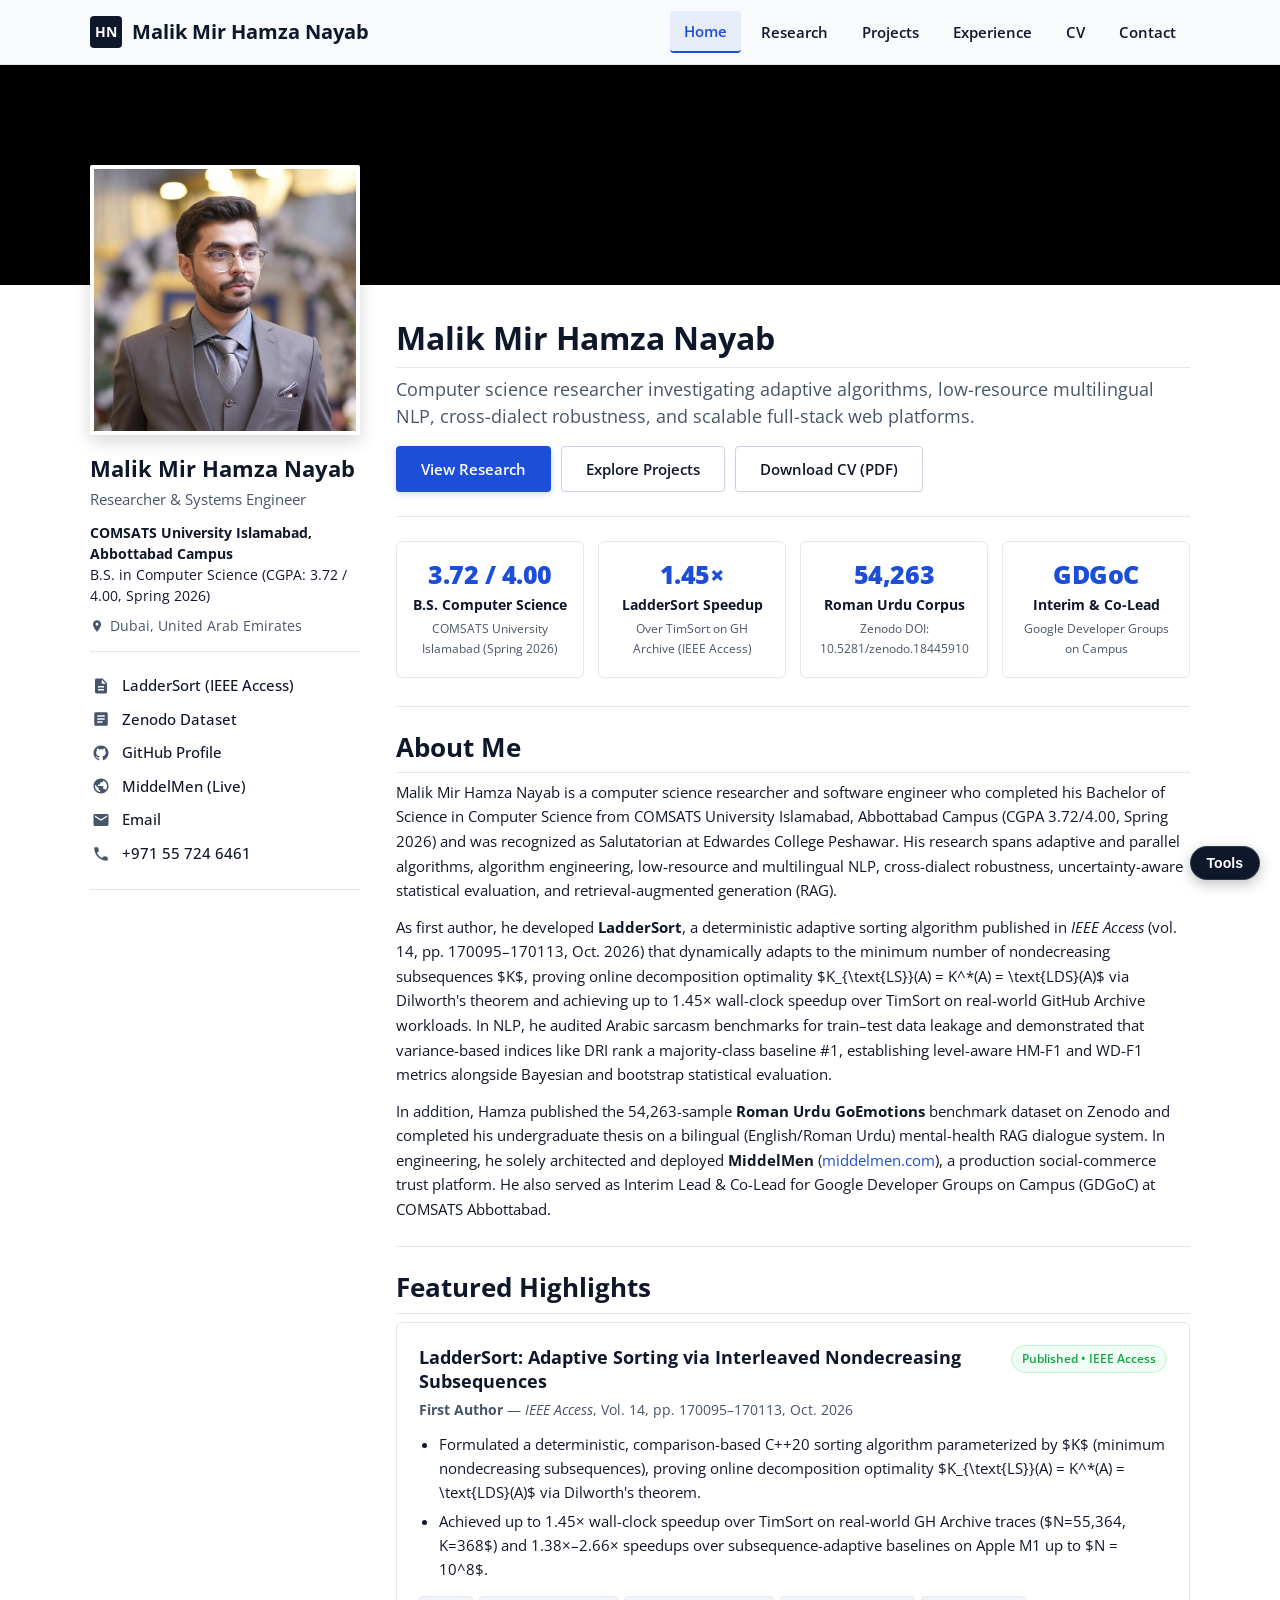
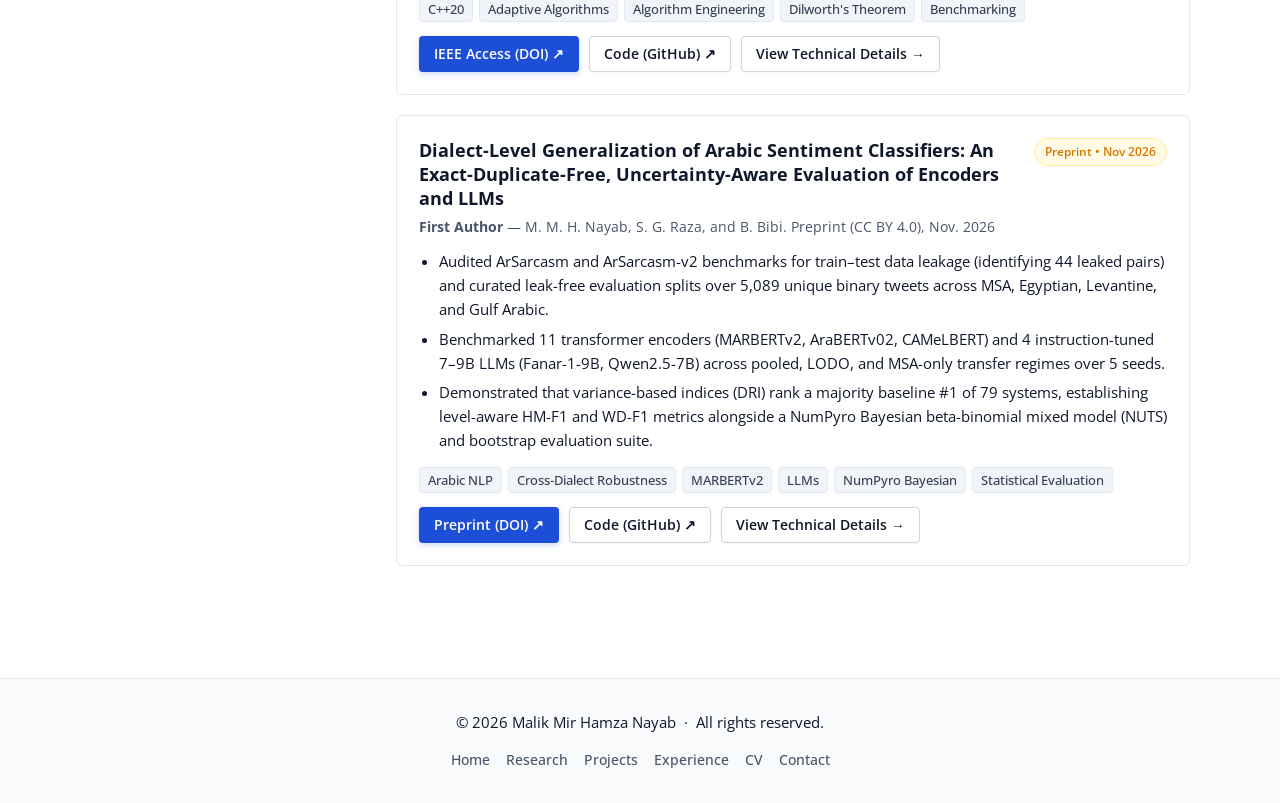
<file: index.html>
<!DOCTYPE html>
<html lang="en">
<head>
  <meta charset="UTF-8">
  <meta name="viewport" content="width=device-width, initial-scale=1.0">
  <meta http-equiv="X-UA-Compatible" content="IE=edge">
  <title>Malik Mir Hamza Nayab — Academic &amp; Engineering Portfolio</title>
  <meta name="description" content="Personal academic and engineering portfolio of Malik Mir Hamza Nayab. CS Researcher in Machine Learning, Low-Resource NLP, Adaptive Sorting Algorithms, and Full-Stack Engineering.">
  <link rel="canonical" href="https://hamza-nayab.github.io/">

  <!-- Open Graph / Social Meta -->
  <meta property="og:type" content="website">
  <meta property="og:title" content="Malik Mir Hamza Nayab — Academic &amp; Engineering Portfolio">
  <meta property="og:description" content="CS Researcher in Machine Learning, Low-Resource NLP, Adaptive Sorting Algorithms, and Full-Stack Systems.">
  <meta property="og:image" content="assets/img/pfp.jpeg">
  <meta property="og:url" content="https://hamza-nayab.github.io/">
  <meta name="twitter:card" content="summary">

  <!-- Favicon & Touch Icons -->
  <link rel="icon" href="favicon.ico?v=2" sizes="32x32">
  <link rel="icon" href="favicon.svg?v=2" type="image/svg+xml">
  <link rel="apple-touch-icon" href="apple-touch-icon.png?v=2">
  <link rel="manifest" href="site.webmanifest">

  <!-- Preconnect for Google Fonts -->
  <link rel="preconnect" href="https://fonts.googleapis.com">
  <link rel="preconnect" href="https://fonts.gstatic.com" crossorigin>

  <!-- Main Stylesheet -->
  <link rel="stylesheet" href="assets/css/style.css">
</head>
<body>
  <!-- Accessible Skip Link -->
  <a href="#main-content" class="skip-link">Skip to main content</a>

  <!-- Owlstown Argyle Header -->
  <header class="argyle-header">
    <div class="argyle-header-container">
      <a href="index.html" class="argyle-brand" aria-label="Malik Mir Hamza Nayab Home">
        <span class="argyle-brand-monogram">HN</span>
        <span class="argyle-brand-title">Malik Mir Hamza Nayab</span>
      </a>

      <!-- Desktop Nav Links -->
      <nav class="argyle-nav" aria-label="Main Navigation">
        <div class="theme-navlinks2-item is-active">
          <a href="index.html" class="theme-navlinks2-item-link">Home</a>
        </div>
        <div class="theme-navlinks2-item">
          <a href="research.html" class="theme-navlinks2-item-link">Research</a>
        </div>
        <div class="theme-navlinks2-item">
          <a href="projects.html" class="theme-navlinks2-item-link">Projects</a>
        </div>
        <div class="theme-navlinks2-item">
          <a href="experience.html" class="theme-navlinks2-item-link">Experience</a>
        </div>
        <div class="theme-navlinks2-item">
          <a href="cv.html" class="theme-navlinks2-item-link">CV</a>
        </div>
        <div class="theme-navlinks2-item">
          <a href="contact.html" class="theme-navlinks2-item-link">Contact</a>
        </div>
      </nav>

      <!-- Mobile Menu Toggle Button -->
      <button class="mobile-menu-btn" id="mobileMenuBtn" aria-label="Toggle navigation menu" aria-expanded="false">
        <svg viewBox="0 0 24 24" aria-hidden="true"><path d="M3 6h18v2H3V6zm0 5h18v2H3v-2zm0 5h18v2H3v-2z"/></svg>
      </button>
    </div>
  </header>

  <!-- Mobile Nav Drawer -->
  <nav class="mobile-nav-drawer" id="mobileNavDrawer" aria-label="Mobile Navigation">
    <div class="theme-navlinks2-item is-active">
      <a href="index.html" class="theme-navlinks2-item-link">Home</a>
    </div>
    <div class="theme-navlinks2-item">
      <a href="research.html" class="theme-navlinks2-item-link">Research</a>
    </div>
    <div class="theme-navlinks2-item">
      <a href="projects.html" class="theme-navlinks2-item-link">Projects</a>
    </div>
    <div class="theme-navlinks2-item">
      <a href="experience.html" class="theme-navlinks2-item-link">Experience</a>
    </div>
    <div class="theme-navlinks2-item">
      <a href="cv.html" class="theme-navlinks2-item-link">CV</a>
    </div>
    <div class="theme-navlinks2-item">
      <a href="contact.html" class="theme-navlinks2-item-link">Contact</a>
    </div>
  </nav>

  <!-- Hero Banner Strip -->
  <div class="argyle-banner">
    <div class="argyle-banner-pattern"></div>
    <div class="argyle-banner-overlay"></div>
  </div>

  <!-- Main 2-Column Container -->
  <div class="argyle-main">
    <div class="argyle-container">

      <!-- Left Sidebar -->
      <aside class="argyle-sidebar" aria-label="Profile Sidebar">
        <div class="argyle-site-picture-frame">
          <div class="theme-site-avatar-picture">
            <img src="assets/img/pfp.jpeg" alt="Malik Mir Hamza Nayab" width="240" height="240">
          </div>
        </div>

        <div class="theme-contact-name">Malik Mir Hamza Nayab</div>
        <div class="theme-contact-role">Researcher &amp; Systems Engineer</div>
        
        <div class="theme-contact-affiliation">
          <strong>COMSATS University Islamabad, Abbottabad Campus</strong><br>
          B.S. in Computer Science (CGPA: 3.72 / 4.00, Spring 2026)
        </div>

        <div class="theme-contact-location">
          <svg viewBox="0 0 24 24" aria-hidden="true"><path d="M12 2C8.13 2 5 5.13 5 9c0 5.25 7 13 7 13s7-7.75 7-13c0-3.87-3.13-7-7-7zm0 9.5c-1.38 0-2.5-1.12-2.5-2.5s1.12-2.5 2.5-2.5 2.5 1.12 2.5 2.5-1.12 2.5-2.5 2.5z"/></svg>
          <span>Dubai, United Arab Emirates</span>
        </div>

        <hr class="space-sm">

        <!-- Social & Direct Link Icons -->
        <div class="theme-contact-social-links">
          <div class="theme-contact-social-link">
            <div class="theme-contact-social-link-icon">
              <svg viewBox="0 0 24 24"><path d="M14 2H6c-1.1 0-1.99.9-1.99 2L4 20c0 1.1.89 2 1.99 2H18c1.1 0 2-.9 2-2V8l-6-6zm2 16H8v-2h8v2zm0-4H8v-2h8v2zm-3-5V3.5L18.5 9H13z"/></svg>
            </div>
            <div class="theme-contact-social-link-text">
              <a href="https://doi.org/10.1109/ACCESS.2026.3748456" target="_blank" rel="noopener noreferrer">LadderSort (IEEE Access)</a>
            </div>
          </div>

          <div class="theme-contact-social-link">
            <div class="theme-contact-social-link-icon">
              <svg viewBox="0 0 24 24"><path d="M19 3H5c-1.1 0-2 .9-2 2v14c0 1.1.9 2 2 2h14c1.1 0 2-.9 2-2V5c0-1.1-.9-2-2-2zm-5 14H7v-2h7v2zm3-4H7v-2h10v2zm0-4H7V7h10v2z"/></svg>
            </div>
            <div class="theme-contact-social-link-text">
              <a href="https://doi.org/10.5281/zenodo.18445910" target="_blank" rel="noopener noreferrer">Zenodo Dataset</a>
            </div>
          </div>

          <div class="theme-contact-social-link">
            <div class="theme-contact-social-link-icon">
              <svg viewBox="0 0 24 24"><path d="M12 2C6.477 2 2 6.484 2 12.017c0 4.425 2.865 8.18 6.839 9.504.5.092.682-.217.682-.483 0-.237-.008-.868-.013-1.703-2.782.605-3.369-1.343-3.369-1.343-.454-1.158-1.11-1.466-1.11-1.466-.908-.62.069-.608.069-.608 1.003.07 1.53 1.032 1.53 1.032.892 1.53 2.341 1.088 2.91.832.092-.647.35-1.088.636-1.338-2.22-.253-4.555-1.113-4.555-4.951 0-1.093.39-1.988 1.029-2.688-.103-.253-.446-1.272.098-2.65 0 0 .84-.27 2.75 1.026A9.564 9.564 0 0112 6.844c.85.004 1.705.115 2.504.337 1.909-1.296 2.747-1.027 2.747-1.027.546 1.379.202 2.398.1 2.651.64.7 1.028 1.595 1.028 2.688 0 3.848-2.339 4.695-4.566 4.943.359.309.678.92.678 1.855 0 1.338-.012 2.419-.012 2.747 0 .268.18.58.688.482A10.019 10.019 0 0022 12.017C22 6.484 17.522 2 12 2z"/></svg>
            </div>
            <div class="theme-contact-social-link-text">
              <a href="https://github.com/Hamza-Nayab" target="_blank" rel="noopener noreferrer">GitHub Profile</a>
            </div>
          </div>

          <div class="theme-contact-social-link">
            <div class="theme-contact-social-link-icon">
              <svg viewBox="0 0 24 24"><path d="M12 2C6.48 2 2 6.48 2 12s4.48 10 10 10 10-4.48 10-10S17.52 2 12 2zm-1 17.93c-3.95-.49-7-3.85-7-7.93 0-.62.08-1.21.21-1.79L9 15v1c0 1.1.9 2 2 2v1.93zm6.9-2.54c-.26-.81-1-1.39-1.9-1.39h-1v-3c0-.55-.45-1-1-1H8v-2h2c.55 0 1-.45 1-1V7h2c1.1 0 2-.9 2-2v-.41c2.93 1.19 5 4.06 5 7.41 0 2.08-.8 3.97-2.1 5.39z"/></svg>
            </div>
            <div class="theme-contact-social-link-text">
              <a href="https://middelmen.com" target="_blank" rel="noopener noreferrer">MiddelMen (Live)</a>
            </div>
          </div>

          <div class="theme-contact-social-link">
            <div class="theme-contact-social-link-icon">
              <svg viewBox="0 0 24 24"><path d="M20 4H4c-1.1 0-1.99.9-1.99 2L2 18c0 1.1.9 2 2 2h16c1.1 0 2-.9 2-2V6c0-1.1-.9-2-2-2zm0 4l-8 5-8-5V6l8 5 8-5v2z"/></svg>
            </div>
            <div class="theme-contact-social-link-text">
              <a href="mailto:Hamza.nayab48@gmail.com">Email</a>
            </div>
          </div>

          <div class="theme-contact-social-link">
            <div class="theme-contact-social-link-icon">
              <svg viewBox="0 0 24 24"><path d="M6.62 10.79c1.44 2.83 3.76 5.14 6.59 6.59l2.2-2.2c.27-.27.67-.36 1.02-.24 1.12.37 2.33.57 3.57.57.55 0 1 .45 1 1V20c0 .55-.45 1-1 1-9.39 0-17-7.61-17-17 0-.55.45-1 1-1h3.5c.55 0 1 .45 1 1 0 1.25.2 2.45.57 3.57.11.35.03.74-.25 1.02l-2.2 2.2z"/></svg>
            </div>
            <div class="theme-contact-social-link-text">
              <a href="tel:+971557246461">+971 55 724 6461</a>
            </div>
          </div>
        </div>

        <hr class="space-md">
      </aside>

      <!-- Main Content Area -->
      <main class="argyle-content" id="main-content">
        <div class="theme-content-title">
          <h1 class="blt-h1 blt-weight-bold">Malik Mir Hamza Nayab</h1>
          <hr class="space-xs">
          <p class="blt-h4">
            Computer science researcher investigating adaptive algorithms, low-resource multilingual NLP, cross-dialect robustness, and scalable full-stack web platforms.
          </p>
          <div style="margin-top: 16px; display: flex; gap: 10px; flex-wrap: wrap;">
            <a href="research.html" class="theme-btn">View Research</a>
            <a href="projects.html" class="theme-btn theme-btn-secondary">Explore Projects</a>
            <a href="cv.html" class="theme-btn theme-btn-secondary">Download CV (PDF)</a>
          </div>
        </div>

        <hr class="space-md">

        <!-- Highlights Strip -->
        <div class="highlights-grid">
          <div class="highlight-box">
            <span class="highlight-metric">3.72 / 4.00</span>
            <span class="highlight-label">B.S. Computer Science</span>
            <span class="highlight-sub">COMSATS University Islamabad (Spring 2026)</span>
          </div>

          <div class="highlight-box">
            <span class="highlight-metric">1.45×</span>
            <span class="highlight-label">LadderSort Speedup</span>
            <span class="highlight-sub">Over TimSort on GH Archive (IEEE Access)</span>
          </div>

          <div class="highlight-box">
            <span class="highlight-metric">54,263</span>
            <span class="highlight-label">Roman Urdu Corpus</span>
            <span class="highlight-sub">Zenodo DOI: 10.5281/zenodo.18445910</span>
          </div>

          <div class="highlight-box">
            <span class="highlight-metric">GDGoC</span>
            <span class="highlight-label">Interim &amp; Co-Lead</span>
            <span class="highlight-sub">Google Developer Groups on Campus</span>
          </div>
        </div>

        <hr class="space-md">

        <!-- About Me Section -->
        <div class="theme-content-title">
          <h2 class="blt-h2 blt-weight-bold">About Me</h2>
          <hr class="space-xs">
          <p class="blt-p">
            Malik Mir Hamza Nayab is a computer science researcher and software engineer who completed his Bachelor of Science in Computer Science from COMSATS University Islamabad, Abbottabad Campus (CGPA 3.72/4.00, Spring 2026) and was recognized as Salutatorian at Edwardes College Peshawar. His research spans adaptive and parallel algorithms, algorithm engineering, low-resource and multilingual NLP, cross-dialect robustness, uncertainty-aware statistical evaluation, and retrieval-augmented generation (RAG).
          </p>
          <p class="blt-p">
            As first author, he developed <strong>LadderSort</strong>, a deterministic adaptive sorting algorithm published in <em>IEEE Access</em> (vol. 14, pp. 170095–170113, Oct. 2026) that dynamically adapts to the minimum number of nondecreasing subsequences $K$, proving online decomposition optimality $K_{\text{LS}}(A) = K^*(A) = \text{LDS}(A)$ via Dilworth's theorem and achieving up to 1.45× wall-clock speedup over TimSort on real-world GitHub Archive workloads. In NLP, he audited Arabic sarcasm benchmarks for train–test data leakage and demonstrated that variance-based indices like DRI rank a majority-class baseline #1, establishing level-aware HM-F1 and WD-F1 metrics alongside Bayesian and bootstrap statistical evaluation.
          </p>
          <p class="blt-p">
            In addition, Hamza published the 54,263-sample <strong>Roman Urdu GoEmotions</strong> benchmark dataset on Zenodo and completed his undergraduate thesis on a bilingual (English/Roman Urdu) mental-health RAG dialogue system. In engineering, he solely architected and deployed <strong>MiddelMen</strong> (<a href="https://middelmen.com" target="_blank" rel="noopener noreferrer">middelmen.com</a>), a production social-commerce trust platform. He also served as Interim Lead &amp; Co-Lead for Google Developer Groups on Campus (GDGoC) at COMSATS Abbottabad.
          </p>
        </div>

        <hr class="space-md">

        <!-- Featured Highlights Grid -->
        <div class="theme-content-title">
          <h2 class="blt-h2 blt-weight-bold">Featured Highlights</h2>
          <hr class="space-xs">

          <article class="academic-card">
            <div class="card-header-line">
              <h3 class="card-title">LadderSort: Adaptive Sorting via Interleaved Nondecreasing Subsequences</h3>
              <span class="card-status-badge live">Published &bull; IEEE Access</span>
            </div>
            <div class="card-meta-line">
              <strong>First Author</strong> &mdash; <em>IEEE Access</em>, Vol. 14, pp. 170095&ndash;170113, Oct. 2026
            </div>
            <ul class="card-bullets">
              <li>Formulated a deterministic, comparison-based C++20 sorting algorithm parameterized by $K$ (minimum nondecreasing subsequences), proving online decomposition optimality $K_{\text{LS}}(A) = K^*(A) = \text{LDS}(A)$ via Dilworth's theorem.</li>
              <li>Achieved up to 1.45× wall-clock speedup over TimSort on real-world GH Archive traces ($N=55,364, K=368$) and 1.38×&ndash;2.66× speedups over subsequence-adaptive baselines on Apple M1 up to $N = 10^8$.</li>
            </ul>
            <div class="card-tags">
              <span class="tag">C++20</span>
              <span class="tag">Adaptive Algorithms</span>
              <span class="tag">Algorithm Engineering</span>
              <span class="tag">Dilworth's Theorem</span>
              <span class="tag">Benchmarking</span>
            </div>
            <div style="display: flex; gap: 10px; flex-wrap: wrap;">
              <a href="https://doi.org/10.1109/ACCESS.2026.3748456" target="_blank" rel="noopener noreferrer" class="theme-btn" style="font-size: 0.85rem; padding: 6px 14px;">IEEE Access (DOI) &nearr;</a>
              <a href="https://github.com/Hamza-Nayab/LadderSortAlgo" target="_blank" rel="noopener noreferrer" class="theme-btn theme-btn-secondary" style="font-size: 0.85rem; padding: 6px 14px;">Code (GitHub) &nearr;</a>
              <a href="research.html#laddersort" class="theme-btn theme-btn-secondary" style="font-size: 0.85rem; padding: 6px 14px;">View Technical Details &rarr;</a>
            </div>
          </article>

          <article class="academic-card">
            <div class="card-header-line">
              <h3 class="card-title">Dialect-Level Generalization of Arabic Sentiment Classifiers: An Exact-Duplicate-Free, Uncertainty-Aware Evaluation of Encoders and LLMs</h3>
              <span class="card-status-badge review">Preprint &bull; Nov 2026</span>
            </div>
            <div class="card-meta-line">
              <strong>First Author</strong> &mdash; M. M. H. Nayab, S. G. Raza, and B. Bibi. Preprint (CC BY 4.0), Nov. 2026
            </div>
            <ul class="card-bullets">
              <li>Audited ArSarcasm and ArSarcasm-v2 benchmarks for train&ndash;test data leakage (identifying 44 leaked pairs) and curated leak-free evaluation splits over 5,089 unique binary tweets across MSA, Egyptian, Levantine, and Gulf Arabic.</li>
              <li>Benchmarked 11 transformer encoders (MARBERTv2, AraBERTv02, CAMeLBERT) and 4 instruction-tuned 7&ndash;9B LLMs (Fanar-1-9B, Qwen2.5-7B) across pooled, LODO, and MSA-only transfer regimes over 5 seeds.</li>
              <li>Demonstrated that variance-based indices (DRI) rank a majority baseline #1 of 79 systems, establishing level-aware HM-F1 and WD-F1 metrics alongside a NumPyro Bayesian beta-binomial mixed model (NUTS) and bootstrap evaluation suite.</li>
            </ul>
            <div class="card-tags">
              <span class="tag">Arabic NLP</span>
              <span class="tag">Cross-Dialect Robustness</span>
              <span class="tag">MARBERTv2</span>
              <span class="tag">LLMs</span>
              <span class="tag">NumPyro Bayesian</span>
              <span class="tag">Statistical Evaluation</span>
            </div>
            <div style="display: flex; gap: 10px; flex-wrap: wrap;">
              <a href="https://doi.org/10.5281/zenodo.24326845" target="_blank" rel="noopener noreferrer" class="theme-btn" style="font-size: 0.85rem; padding: 6px 14px;">Preprint (DOI) &nearr;</a>
              <a href="https://github.com/Hamza-Nayab/arabic-dialect-robustness" target="_blank" rel="noopener noreferrer" class="theme-btn theme-btn-secondary" style="font-size: 0.85rem; padding: 6px 14px;">Code (GitHub) &nearr;</a>
              <a href="research.html#arabic-sentiment" class="theme-btn theme-btn-secondary" style="font-size: 0.85rem; padding: 6px 14px;">View Technical Details &rarr;</a>
            </div>
          </article>
        </div>

      </main>

    </div>
  </div>

  <!-- Footer -->
  <footer class="argyle-footer">
    <div class="argyle-footer-container">
      <div class="blt-p">
        &copy; 2026 Malik Mir Hamza Nayab &nbsp;&middot;&nbsp; All rights reserved.
      </div>
      <ul class="argyle-footer-links">
        <li><a href="index.html">Home</a></li>
        <li><a href="research.html">Research</a></li>
        <li><a href="projects.html">Projects</a></li>
        <li><a href="experience.html">Experience</a></li>
        <li><a href="cv.html">CV</a></li>
        <li><a href="contact.html">Contact</a></li>
      </ul>
    </div>
  </footer>

  <!-- Floating Owlstown Tools Button -->
  <div class="theme-tools-button">
    <button class="theme-tools-btn" id="toolsBtn">Tools</button>
    <div class="theme-tools-menu" id="toolsMenu">
      <button class="theme-tools-menu-item" id="scrollTopBtn">Top of Page</button>
      <a class="theme-tools-menu-item" href="mailto:Hamza.nayab48@gmail.com">Direct Email</a>
      <a class="theme-tools-menu-item" href="https://github.com/Hamza-Nayab" target="_blank" rel="noopener noreferrer">GitHub Profile</a>
    </div>
  </div>

  <!-- Main JS -->
  <script src="assets/js/main.js"></script>
</body>
</html>
</file>
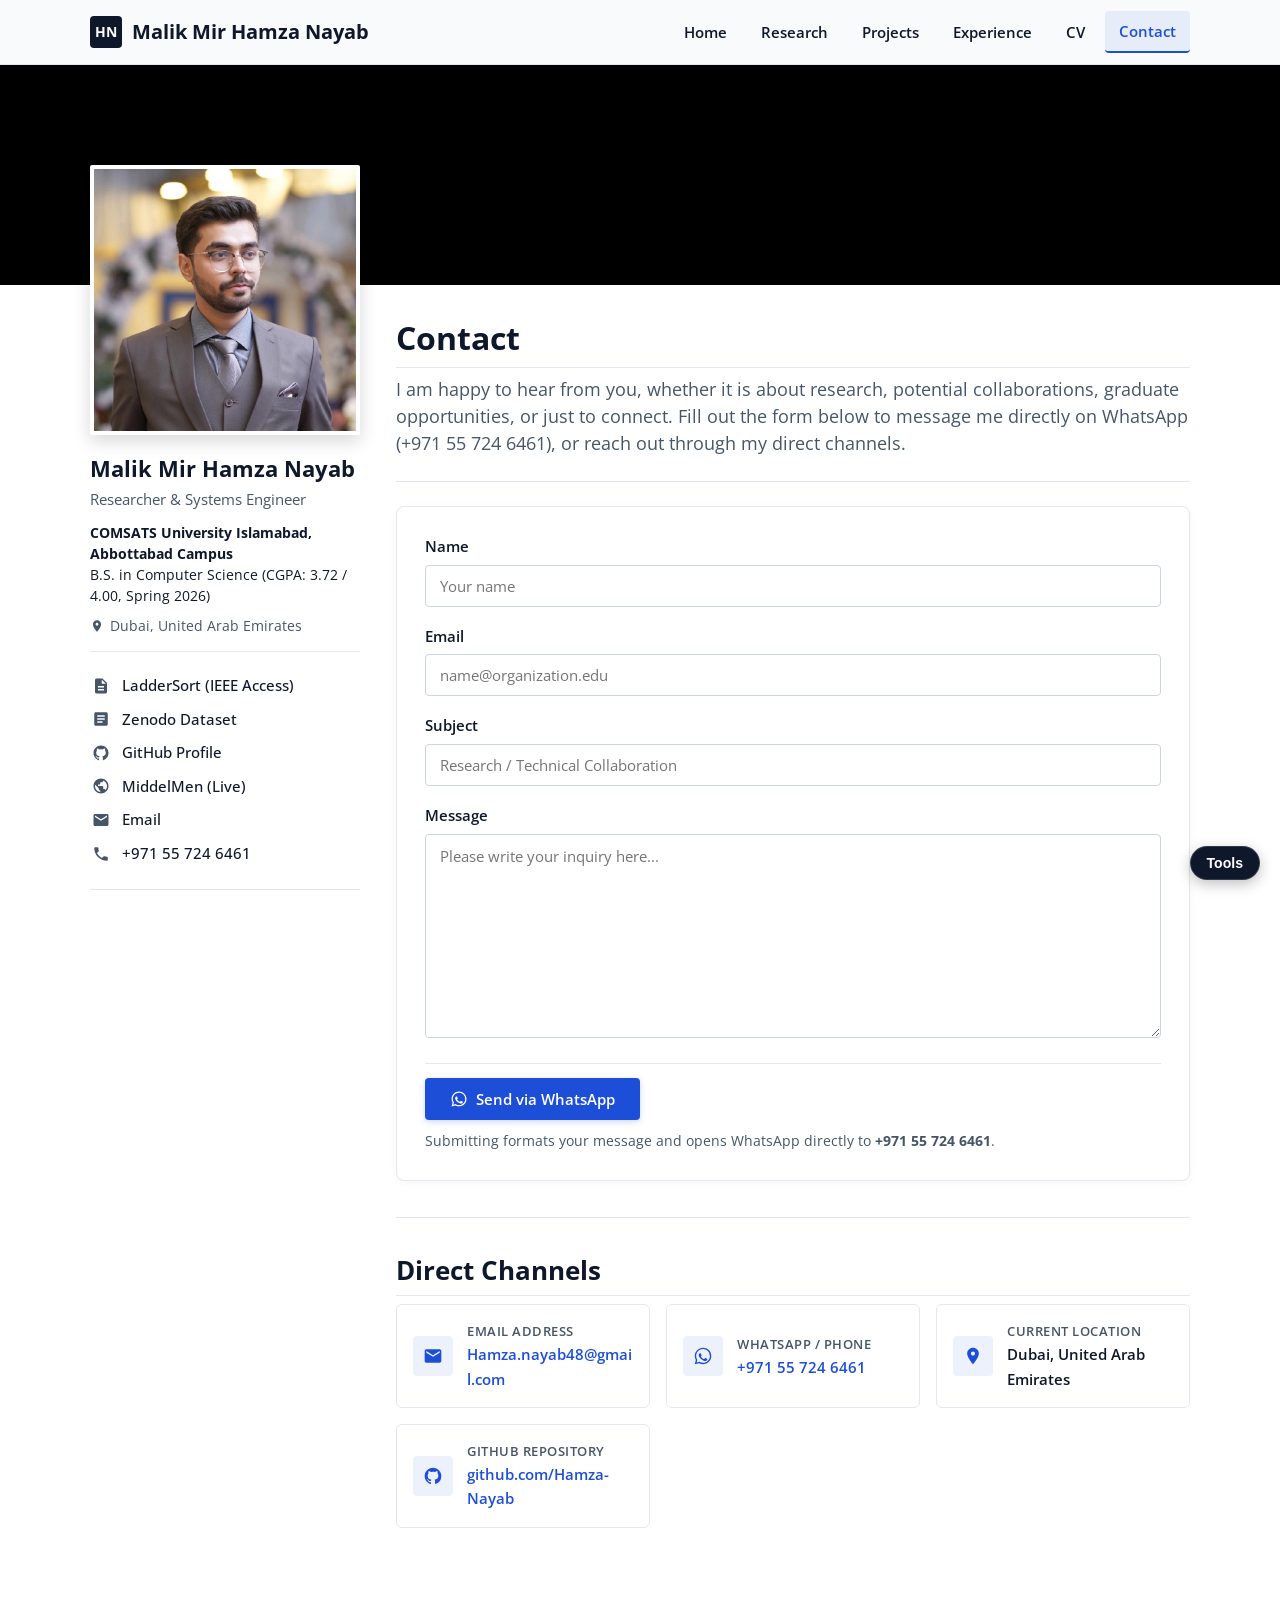
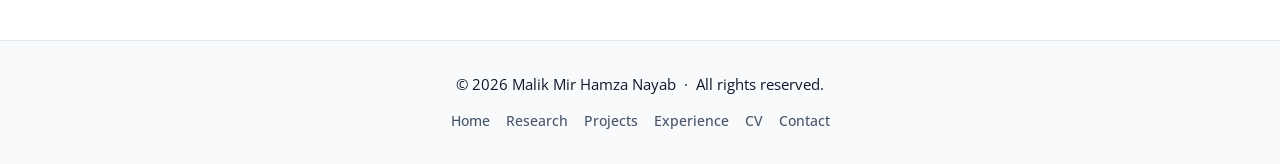
<file: contact.html>
<!DOCTYPE html>
<html lang="en">

<head>
  <meta charset="UTF-8">
  <meta name="viewport" content="width=device-width, initial-scale=1.0">
  <meta http-equiv="X-UA-Compatible" content="IE=edge">
  <title>Contact — Malik Mir Hamza Nayab</title>
  <meta name="description"
    content="Get in touch with Malik Mir Hamza Nayab for research collaborations, engineering inquiries, and academic discussions.">
  <link rel="canonical" href="https://hamza-nayab.github.io/contact.html">

  <!-- Open Graph / Social Meta -->
  <meta property="og:type" content="website">
  <meta property="og:title" content="Contact — Malik Mir Hamza Nayab">
  <meta property="og:description"
    content="Get in touch with Malik Mir Hamza Nayab for research collaborations, academic opportunities, or engineering projects.">
  <meta property="og:image" content="assets/img/pfp.jpeg">
  <meta property="og:url" content="https://hamza-nayab.github.io/contact.html">
  <meta name="twitter:card" content="summary">

  <!-- Favicon & Touch Icons -->
  <link rel="icon" href="favicon.ico" sizes="32x32">
  <link rel="icon" href="favicon.svg" type="image/svg+xml">
  <link rel="apple-touch-icon" href="apple-touch-icon.png">
  <link rel="manifest" href="site.webmanifest">

  <!-- Preconnect for Google Fonts -->
  <link rel="preconnect" href="https://fonts.googleapis.com">
  <link rel="preconnect" href="https://fonts.gstatic.com" crossorigin>

  <!-- Main Stylesheet -->
  <link rel="stylesheet" href="assets/css/style.css">
</head>

<body>
  <!-- Accessible Skip Link -->
  <a href="#main-content" class="skip-link">Skip to main content</a>

  <!-- Owlstown Argyle Header -->
  <header class="argyle-header">
    <div class="argyle-header-container">
      <a href="index.html" class="argyle-brand" aria-label="Malik Mir Hamza Nayab Home">
        <span class="argyle-brand-monogram">HN</span>
        <span class="argyle-brand-title">Malik Mir Hamza Nayab</span>
      </a>

      <!-- Desktop Nav Links -->
      <nav class="argyle-nav" aria-label="Main Navigation">
        <div class="theme-navlinks2-item">
          <a href="index.html" class="theme-navlinks2-item-link">Home</a>
        </div>
        <div class="theme-navlinks2-item">
          <a href="research.html" class="theme-navlinks2-item-link">Research</a>
        </div>
        <div class="theme-navlinks2-item">
          <a href="projects.html" class="theme-navlinks2-item-link">Projects</a>
        </div>
        <div class="theme-navlinks2-item">
          <a href="experience.html" class="theme-navlinks2-item-link">Experience</a>
        </div>
        <div class="theme-navlinks2-item">
          <a href="cv.html" class="theme-navlinks2-item-link">CV</a>
        </div>
        <div class="theme-navlinks2-item is-active">
          <a href="contact.html" class="theme-navlinks2-item-link">Contact</a>
        </div>
      </nav>

      <!-- Mobile Menu Toggle Button -->
      <button class="mobile-menu-btn" id="mobileMenuBtn" aria-label="Toggle navigation menu" aria-expanded="false">
        <svg viewBox="0 0 24 24" aria-hidden="true">
          <path d="M3 6h18v2H3V6zm0 5h18v2H3v-2zm0 5h18v2H3v-2z" />
        </svg>
      </button>
    </div>
  </header>

  <!-- Mobile Nav Drawer -->
  <nav class="mobile-nav-drawer" id="mobileNavDrawer" aria-label="Mobile Navigation">
    <div class="theme-navlinks2-item">
      <a href="index.html" class="theme-navlinks2-item-link">Home</a>
    </div>
    <div class="theme-navlinks2-item">
      <a href="research.html" class="theme-navlinks2-item-link">Research</a>
    </div>
    <div class="theme-navlinks2-item">
      <a href="projects.html" class="theme-navlinks2-item-link">Projects</a>
    </div>
    <div class="theme-navlinks2-item">
      <a href="experience.html" class="theme-navlinks2-item-link">Experience</a>
    </div>
    <div class="theme-navlinks2-item">
      <a href="cv.html" class="theme-navlinks2-item-link">CV</a>
    </div>
    <div class="theme-navlinks2-item is-active">
      <a href="contact.html" class="theme-navlinks2-item-link">Contact</a>
    </div>
  </nav>

  <!-- Hero Banner Strip -->
  <div class="argyle-banner">
    <div class="argyle-banner-pattern"></div>
    <div class="argyle-banner-overlay"></div>
  </div>

  <!-- Main 2-Column Container -->
  <div class="argyle-main">
    <div class="argyle-container">

      <!-- Left Sidebar -->
      <aside class="argyle-sidebar" aria-label="Profile Sidebar">
        <div class="argyle-site-picture-frame">
          <div class="theme-site-avatar-picture">
            <img src="assets/img/pfp.jpeg" alt="Malik Mir Hamza Nayab" width="240" height="240">
          </div>
        </div>

        <div class="theme-contact-name">Malik Mir Hamza Nayab</div>
        <div class="theme-contact-role">Researcher &amp; Systems Engineer</div>

        <div class="theme-contact-affiliation">
          <strong>COMSATS University Islamabad, Abbottabad Campus</strong><br>
          B.S. in Computer Science (CGPA: 3.72 / 4.00, Spring 2026)
        </div>

        <div class="theme-contact-location">
          <svg viewBox="0 0 24 24" aria-hidden="true">
            <path
              d="M12 2C8.13 2 5 5.13 5 9c0 5.25 7 13 7 13s7-7.75 7-13c0-3.87-3.13-7-7-7zm0 9.5c-1.38 0-2.5-1.12-2.5-2.5s1.12-2.5 2.5-2.5 2.5 1.12 2.5 2.5-1.12 2.5-2.5 2.5z" />
          </svg>
          <span>Dubai, United Arab Emirates</span>
        </div>

        <hr class="space-sm">

        <!-- Social & Direct Link Icons -->
        <div class="theme-contact-social-links">
          <div class="theme-contact-social-link">
            <div class="theme-contact-social-link-icon">
              <svg viewBox="0 0 24 24">
                <path
                  d="M14 2H6c-1.1 0-1.99.9-1.99 2L4 20c0 1.1.89 2 1.99 2H18c1.1 0 2-.9 2-2V8l-6-6zm2 16H8v-2h8v2zm0-4H8v-2h8v2zm-3-5V3.5L18.5 9H13z" />
              </svg>
            </div>
            <div class="theme-contact-social-link-text">
              <a href="https://doi.org/10.1109/ACCESS.2026.3748456" target="_blank" rel="noopener noreferrer">LadderSort
                (IEEE Access)</a>
            </div>
          </div>

          <div class="theme-contact-social-link">
            <div class="theme-contact-social-link-icon">
              <svg viewBox="0 0 24 24">
                <path
                  d="M19 3H5c-1.1 0-2 .9-2 2v14c0 1.1.9 2 2 2h14c1.1 0 2-.9 2-2V5c0-1.1-.9-2-2-2zm-5 14H7v-2h7v2zm3-4H7v-2h10v2zm0-4H7V7h10v2z" />
              </svg>
            </div>
            <div class="theme-contact-social-link-text">
              <a href="https://doi.org/10.5281/zenodo.18445910" target="_blank" rel="noopener noreferrer">Zenodo
                Dataset</a>
            </div>
          </div>

          <div class="theme-contact-social-link">
            <div class="theme-contact-social-link-icon">
              <svg viewBox="0 0 24 24">
                <path
                  d="M12 2C6.477 2 2 6.484 2 12.017c0 4.425 2.865 8.18 6.839 9.504.5.092.682-.217.682-.483 0-.237-.008-.868-.013-1.703-2.782.605-3.369-1.343-3.369-1.343-.454-1.158-1.11-1.466-1.11-1.466-.908-.62.069-.608.069-.608 1.003.07 1.53 1.032 1.53 1.032.892 1.53 2.341 1.088 2.91.832.092-.647.35-1.088.636-1.338-2.22-.253-4.555-1.113-4.555-4.951 0-1.093.39-1.988 1.029-2.688-.103-.253-.446-1.272.098-2.65 0 0 .84-.27 2.75 1.026A9.564 9.564 0 0112 6.844c.85.004 1.705.115 2.504.337 1.909-1.296 2.747-1.027 2.747-1.027.546 1.379.202 2.398.1 2.651.64.7 1.028 1.595 1.028 2.688 0 3.848-2.339 4.695-4.566 4.943.359.309.678.92.678 1.855 0 1.338-.012 2.419-.012 2.747 0 .268.18.58.688.482A10.019 10.019 0 0022 12.017C22 6.484 17.522 2 12 2z" />
              </svg>
            </div>
            <div class="theme-contact-social-link-text">
              <a href="https://github.com/Hamza-Nayab" target="_blank" rel="noopener noreferrer">GitHub Profile</a>
            </div>
          </div>

          <div class="theme-contact-social-link">
            <div class="theme-contact-social-link-icon">
              <svg viewBox="0 0 24 24">
                <path
                  d="M12 2C6.48 2 2 6.48 2 12s4.48 10 10 10 10-4.48 10-10S17.52 2 12 2zm-1 17.93c-3.95-.49-7-3.85-7-7.93 0-.62.08-1.21.21-1.79L9 15v1c0 1.1.9 2 2 2v1.93zm6.9-2.54c-.26-.81-1-1.39-1.9-1.39h-1v-3c0-.55-.45-1-1-1H8v-2h2c.55 0 1-.45 1-1V7h2c1.1 0 2-.9 2-2v-.41c2.93 1.19 5 4.06 5 7.41 0 2.08-.8 3.97-2.1 5.39z" />
              </svg>
            </div>
            <div class="theme-contact-social-link-text">
              <a href="https://middelmen.com" target="_blank" rel="noopener noreferrer">MiddelMen (Live)</a>
            </div>
          </div>

          <div class="theme-contact-social-link">
            <div class="theme-contact-social-link-icon">
              <svg viewBox="0 0 24 24">
                <path
                  d="M20 4H4c-1.1 0-1.99.9-1.99 2L2 18c0 1.1.9 2 2 2h16c1.1 0 2-.9 2-2V6c0-1.1-.9-2-2-2zm0 4l-8 5-8-5V6l8 5 8-5v2z" />
              </svg>
            </div>
            <div class="theme-contact-social-link-text">
              <a href="mailto:Hamza.nayab48@gmail.com">Email</a>
            </div>
          </div>

          <div class="theme-contact-social-link">
            <div class="theme-contact-social-link-icon">
              <svg viewBox="0 0 24 24">
                <path
                  d="M6.62 10.79c1.44 2.83 3.76 5.14 6.59 6.59l2.2-2.2c.27-.27.67-.36 1.02-.24 1.12.37 2.33.57 3.57.57.55 0 1 .45 1 1V20c0 .55-.45 1-1 1-9.39 0-17-7.61-17-17 0-.55.45-1 1-1h3.5c.55 0 1 .45 1 1 0 1.25.2 2.45.57 3.57.11.35.03.74-.25 1.02l-2.2 2.2z" />
              </svg>
            </div>
            <div class="theme-contact-social-link-text">
              <a href="tel:+971557246461">+971 55 724 6461</a>
            </div>
          </div>
        </div>

        <hr class="space-md">
      </aside>

      <!-- Main Content Area -->
      <main class="argyle-content" id="main-content">
        <div class="theme-content-title">
          <h1 class="blt-h1 blt-weight-bold">Contact</h1>
          <hr class="space-xs">
          <p class="blt-h4">
            I am happy to hear from you, whether it is about research, potential collaborations, graduate opportunities,
            or just to connect. Fill out the form below to message me directly on WhatsApp (+971 55 724 6461), or reach
            out through my direct channels.
          </p>
        </div>

        <hr class="space-md">

        <!-- Owlstown Contact Form Container -->
        <div class="theme-content-body">
          <form class="theme-form" id="contactForm" action="/contact_form" method="POST">

            <div class="form-group">
              <label class="blt-p" for="contact_name">Name</label>
              <input class="theme-input" type="text" name="name" id="contact_name" placeholder="Your name" required>
            </div>

            <div class="form-group">
              <label class="blt-p" for="contact_email">Email</label>
              <input class="theme-input" type="email" name="email" id="contact_email"
                placeholder="name@organization.edu" required>
            </div>

            <div class="form-group">
              <label class="blt-p" for="contact_subject">Subject</label>
              <input class="theme-input" type="text" name="subject" id="contact_subject"
                placeholder="Research / Technical Collaboration" required>
            </div>

            <div class="form-group">
              <label class="blt-p" for="contact_body">Message</label>
              <textarea class="theme-input" rows="8" name="body" id="contact_body"
                placeholder="Please write your inquiry here..." required></textarea>
            </div>

            <div id="formFeedback" style="display: none;"></div>

            <hr class="space-sm">

            <button type="submit" class="theme-btn" style="display: inline-flex; align-items: center; gap: 8px;">
              <svg width="18" height="18" viewBox="0 0 24 24" fill="currentColor">
                <path
                  d="M12.04 2c-5.46 0-9.91 4.45-9.91 9.91 0 1.75.46 3.45 1.32 4.95L2.05 22l5.25-1.38c1.45.79 3.08 1.21 4.74 1.21 5.46 0 9.91-4.45 9.91-9.91 0-2.65-1.03-5.14-2.9-7.01A9.816 9.816 0 0012.04 2m.01 1.67c2.2 0 4.26.86 5.82 2.42a8.225 8.225 0 012.41 5.83c0 4.54-3.7 8.24-8.24 8.24-1.48 0-2.93-.4-4.2-1.15l-.3-.18-3.12.82.83-3.04-.2-.31a8.196 8.196 0 01-1.26-4.38c0-4.54 3.7-8.24 8.24-8.24m4.52 11.63c-.25-.13-1.47-.72-1.7-.81-.23-.08-.39-.13-.56.13-.17.25-.64.81-.79.97-.14.17-.29.19-.54.06-.25-.13-1.06-.39-2.03-1.25-.75-.67-1.26-1.5-1.41-1.75-.15-.25-.02-.39.11-.51.11-.11.25-.29.38-.44.12-.14.17-.25.25-.41.08-.17.04-.31-.02-.44-.06-.13-.56-1.34-.76-1.84-.2-.48-.41-.42-.56-.43h-.48c-.17 0-.44.06-.67.31-.23.25-.88.86-.88 2.1 0 1.24.9 2.44 1.03 2.61.13.17 1.77 2.71 4.3 3.79.6.26 1.07.41 1.44.53.61.19 1.16.17 1.6.1.49-.07 1.47-.6 1.68-1.18.21-.59.21-1.09.15-1.19-.06-.1-.22-.16-.47-.28z" />
              </svg>
              <span>Send via WhatsApp</span>
            </button>
            <p class="blt-p" style="margin-top: 10px; font-size: 0.85rem; color: var(--color-text-muted);">
              Submitting formats your message and opens WhatsApp directly to <strong>+971 55 724 6461</strong>.
            </p>
          </form>
        </div>

        <hr class="space-lg">

        <!-- Direct Contact Info Grid -->
        <div class="theme-content-title">
          <h2 class="blt-h2 blt-weight-bold">Direct Channels</h2>
          <hr class="space-xs">
          <div class="contact-cards-grid">
            <div class="contact-card">
              <div class="contact-card-icon">
                <svg viewBox="0 0 24 24">
                  <path
                    d="M20 4H4c-1.1 0-1.99.9-1.99 2L2 18c0 1.1.9 2 2 2h16c1.1 0 2-.9 2-2V6c0-1.1-.9-2-2-2zm0 4l-8 5-8-5V6l8 5 8-5v2z" />
                </svg>
              </div>
              <div>
                <div class="contact-card-label">Email Address</div>
                <div class="contact-card-value">
                  <a href="mailto:Hamza.nayab48@gmail.com">Hamza.nayab48@gmail.com</a>
                </div>
              </div>
            </div>

            <div class="contact-card">
              <div class="contact-card-icon">
                <svg viewBox="0 0 24 24">
                  <path
                    d="M12.04 2c-5.46 0-9.91 4.45-9.91 9.91 0 1.75.46 3.45 1.32 4.95L2.05 22l5.25-1.38c1.45.79 3.08 1.21 4.74 1.21 5.46 0 9.91-4.45 9.91-9.91 0-2.65-1.03-5.14-2.9-7.01A9.816 9.816 0 0012.04 2m.01 1.67c2.2 0 4.26.86 5.82 2.42a8.225 8.225 0 012.41 5.83c0 4.54-3.7 8.24-8.24 8.24-1.48 0-2.93-.4-4.2-1.15l-.3-.18-3.12.82.83-3.04-.2-.31a8.196 8.196 0 01-1.26-4.38c0-4.54 3.7-8.24 8.24-8.24m4.52 11.63c-.25-.13-1.47-.72-1.7-.81-.23-.08-.39-.13-.56.13-.17.25-.64.81-.79.97-.14.17-.29.19-.54.06-.25-.13-1.06-.39-2.03-1.25-.75-.67-1.26-1.5-1.41-1.75-.15-.25-.02-.39.11-.51.11-.11.25-.29.38-.44.12-.14.17-.25.25-.41.08-.17.04-.31-.02-.44-.06-.13-.56-1.34-.76-1.84-.2-.48-.41-.42-.56-.43h-.48c-.17 0-.44.06-.67.31-.23.25-.88.86-.88 2.1 0 1.24.9 2.44 1.03 2.61.13.17 1.77 2.71 4.3 3.79.6.26 1.07.41 1.44.53.61.19 1.16.17 1.6.1.49-.07 1.47-.6 1.68-1.18.21-.59.21-1.09.15-1.19-.06-.1-.22-.16-.47-.28z" />
                </svg>
              </div>
              <div>
                <div class="contact-card-label">WhatsApp / Phone</div>
                <div class="contact-card-value">
                  <a href="https://wa.me/971557246461" target="_blank" rel="noopener noreferrer">+971 55 724 6461</a>
                </div>
              </div>
            </div>

            <div class="contact-card">
              <div class="contact-card-icon">
                <svg viewBox="0 0 24 24">
                  <path
                    d="M12 2C8.13 2 5 5.13 5 9c0 5.25 7 13 7 13s7-7.75 7-13c0-3.87-3.13-7-7-7zm0 9.5c-1.38 0-2.5-1.12-2.5-2.5s1.12-2.5 2.5-2.5 2.5 1.12 2.5 2.5-1.12 2.5-2.5 2.5z" />
                </svg>
              </div>
              <div>
                <div class="contact-card-label">Current Location</div>
                <div class="contact-card-value">Dubai, United Arab Emirates</div>
              </div>
            </div>

            <div class="contact-card">
              <div class="contact-card-icon">
                <svg viewBox="0 0 24 24">
                  <path
                    d="M12 2C6.477 2 2 6.484 2 12.017c0 4.425 2.865 8.18 6.839 9.504.5.092.682-.217.682-.483 0-.237-.008-.868-.013-1.703-2.782.605-3.369-1.343-3.369-1.343-.454-1.158-1.11-1.466-1.11-1.466-.908-.62.069-.608.069-.608 1.003.07 1.53 1.032 1.53 1.032.892 1.53 2.341 1.088 2.91.832.092-.647.35-1.088.636-1.338-2.22-.253-4.555-1.113-4.555-4.951 0-1.093.39-1.988 1.029-2.688-.103-.253-.446-1.272.098-2.65 0 0 .84-.27 2.75 1.026A9.564 9.564 0 0112 6.844c.85.004 1.705.115 2.504.337 1.909-1.296 2.747-1.027 2.747-1.027.546 1.379.202 2.398.1 2.651.64.7 1.028 1.595 1.028 2.688 0 3.848-2.339 4.695-4.566 4.943.359.309.678.92.678 1.855 0 1.338-.012 2.419-.012 2.747 0 .268.18.58.688.482A10.019 10.019 0 0022 12.017C22 6.484 17.522 2 12 2z" />
                </svg>
              </div>
              <div>
                <div class="contact-card-label">GitHub Repository</div>
                <div class="contact-card-value">
                  <a href="https://github.com/Hamza-Nayab" target="_blank"
                    rel="noopener noreferrer">github.com/Hamza-Nayab</a>
                </div>
              </div>
            </div>
          </div>
        </div>
      </main>

    </div>
  </div>

  <!-- Footer -->
  <footer class="argyle-footer">
    <div class="argyle-footer-container">
      <div class="blt-p">
        &copy; 2026 Malik Mir Hamza Nayab &nbsp;&middot;&nbsp; All rights reserved.
      </div>
      <ul class="argyle-footer-links">
        <li><a href="index.html">Home</a></li>
        <li><a href="research.html">Research</a></li>
        <li><a href="projects.html">Projects</a></li>
        <li><a href="experience.html">Experience</a></li>
        <li><a href="cv.html">CV</a></li>
        <li><a href="contact.html">Contact</a></li>
      </ul>
    </div>
  </footer>

  <!-- Floating Owlstown Tools Button -->
  <div class="theme-tools-button">
    <button class="theme-tools-btn" id="toolsBtn">Tools</button>
    <div class="theme-tools-menu" id="toolsMenu">
      <button class="theme-tools-menu-item" id="scrollTopBtn">Top of Page</button>
      <a class="theme-tools-menu-item" href="mailto:Hamza.nayab48@gmail.com">Direct Email</a>
      <a class="theme-tools-menu-item" href="https://github.com/Hamza-Nayab" target="_blank"
        rel="noopener noreferrer">GitHub Profile</a>
    </div>
  </div>

  <!-- Main JS -->
  <script src="assets/js/main.js"></script>
</body>

</html>
</file>
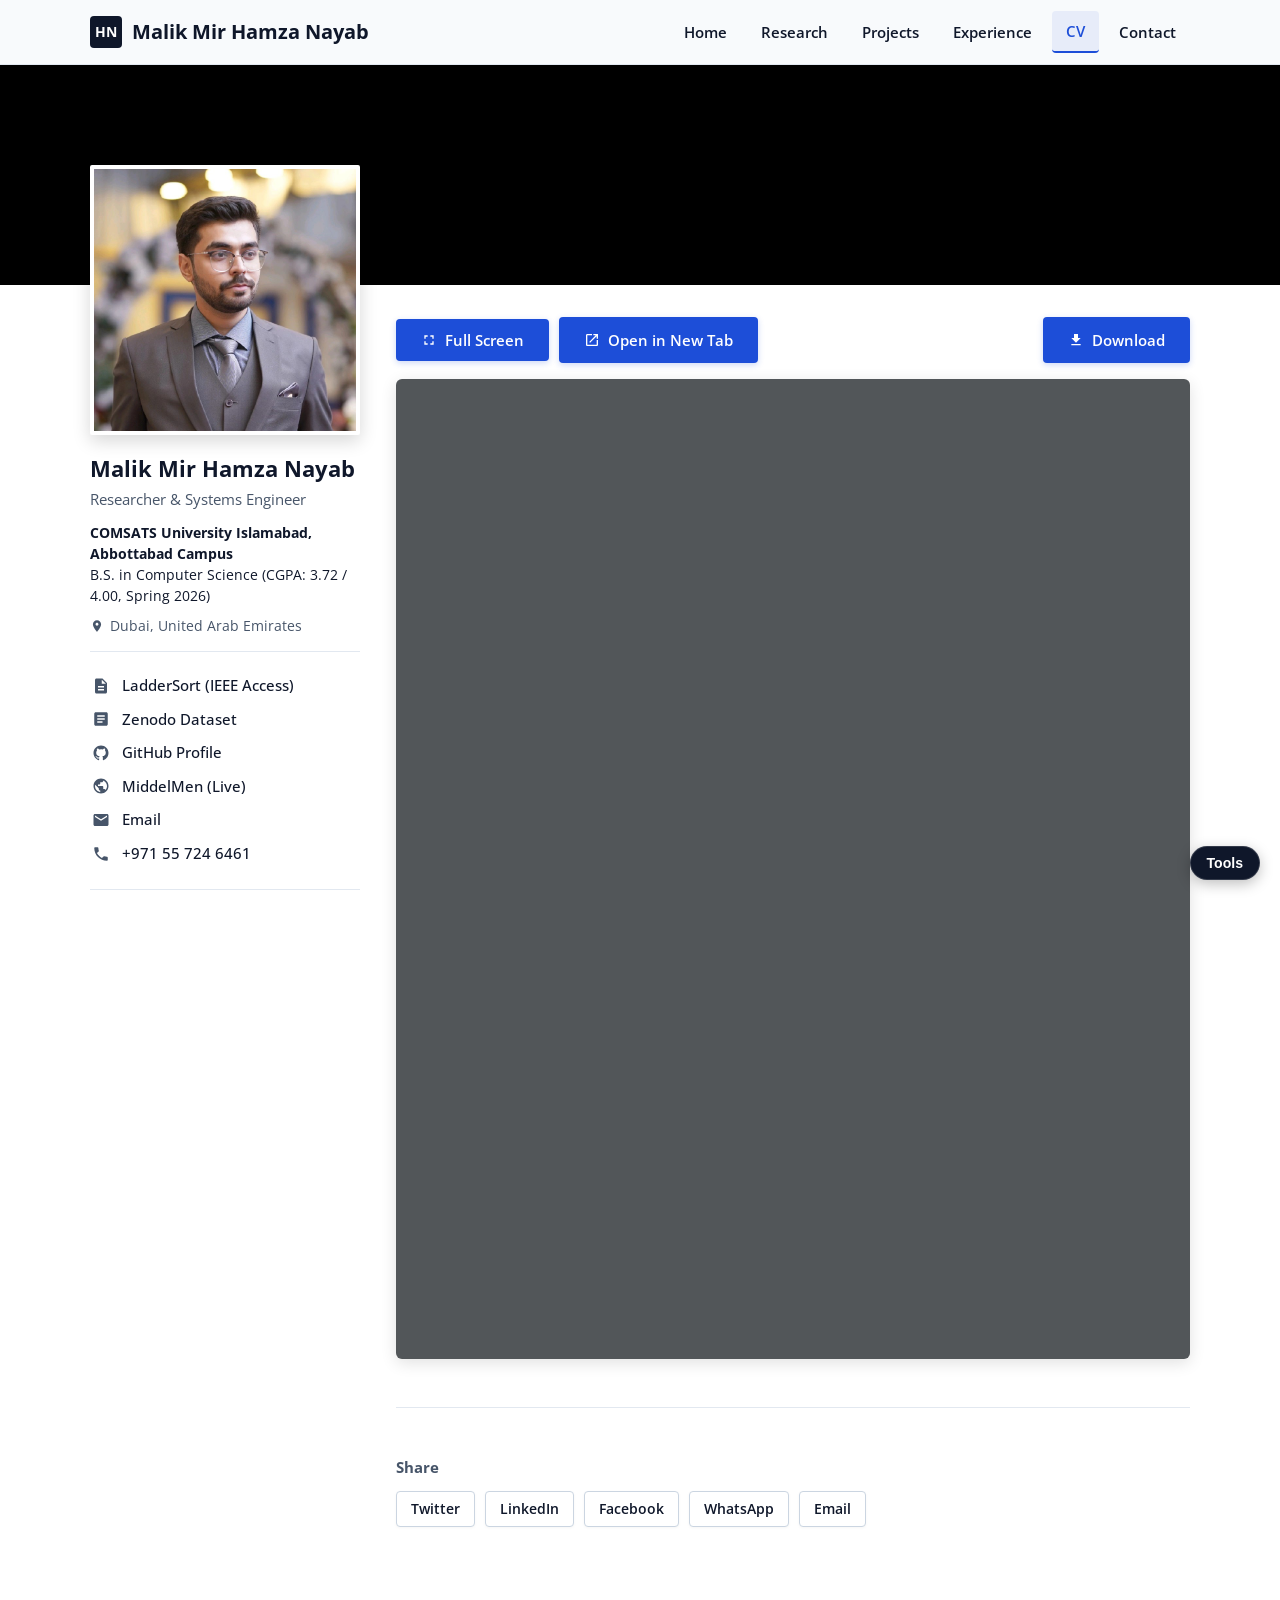
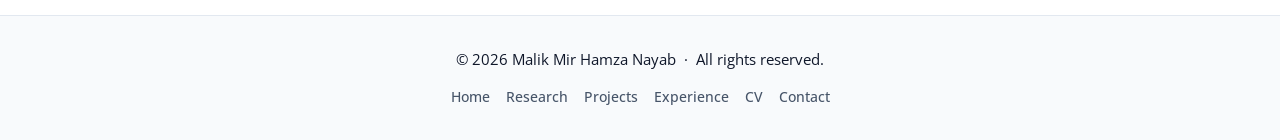
<file: cv.html>
<!DOCTYPE html>
<html lang="en">
<head>
  <meta charset="UTF-8">
  <meta name="viewport" content="width=device-width, initial-scale=1.0">
  <meta http-equiv="X-UA-Compatible" content="IE=edge">
  <title>Malik Mir Hamza Nayab — CV</title>
  <meta name="description" content="Curriculum Vitae of Malik Mir Hamza Nayab, CS Researcher in Machine Learning, Low-Resource NLP, Adaptive Sorting Algorithms, and Full-Stack Engineering.">
  <link rel="canonical" href="https://hamza-nayab.github.io/cv.html">

  <!-- Open Graph / Social Meta -->
  <meta property="og:type" content="website">
  <meta property="og:title" content="Malik Mir Hamza Nayab — CV">
  <meta property="og:description" content="Academic and engineering curriculum vitae of Malik Mir Hamza Nayab. View and download the PDF.">
  <meta property="og:image" content="assets/img/pfp.jpeg">
  <meta property="og:url" content="https://hamza-nayab.github.io/cv.html">
  <meta name="twitter:card" content="summary">

  <!-- Favicon & Touch Icons -->
  <link rel="icon" href="favicon.ico?v=2" sizes="32x32">
  <link rel="icon" href="favicon.svg?v=2" type="image/svg+xml">
  <link rel="apple-touch-icon" href="apple-touch-icon.png?v=2">
  <link rel="manifest" href="site.webmanifest">

  <!-- Preconnect for Google Fonts & Prefetch Destination -->
  <link rel="preconnect" href="https://fonts.googleapis.com">
  <link rel="preconnect" href="https://fonts.gstatic.com" crossorigin>
  <link rel="prefetch" href="contact.html">

  <!-- Main Stylesheet -->
  <link rel="stylesheet" href="assets/css/style.css">
</head>
<body>
  <!-- Accessible Skip Link -->
  <a href="#main-content" class="skip-link">Skip to main content</a>

  <!-- Owlstown Argyle Header -->
  <header class="argyle-header">
    <div class="argyle-header-container">
      <a href="index.html" class="argyle-brand" aria-label="Malik Mir Hamza Nayab Home">
        <span class="argyle-brand-monogram">HN</span>
        <span class="argyle-brand-title">Malik Mir Hamza Nayab</span>
      </a>

      <!-- Desktop Nav Links -->
      <nav class="argyle-nav" aria-label="Main Navigation">
        <div class="theme-navlinks2-item">
          <a href="index.html" class="theme-navlinks2-item-link">Home</a>
        </div>
        <div class="theme-navlinks2-item">
          <a href="research.html" class="theme-navlinks2-item-link">Research</a>
        </div>
        <div class="theme-navlinks2-item">
          <a href="projects.html" class="theme-navlinks2-item-link">Projects</a>
        </div>
        <div class="theme-navlinks2-item">
          <a href="experience.html" class="theme-navlinks2-item-link">Experience</a>
        </div>
        <div class="theme-navlinks2-item is-active">
          <a href="cv.html" class="theme-navlinks2-item-link">CV</a>
        </div>
        <div class="theme-navlinks2-item">
          <a href="contact.html" class="theme-navlinks2-item-link">Contact</a>
        </div>
      </nav>

      <!-- Mobile Menu Toggle Button -->
      <button class="mobile-menu-btn" id="mobileMenuBtn" aria-label="Toggle navigation menu" aria-expanded="false">
        <svg viewBox="0 0 24 24" aria-hidden="true"><path d="M3 6h18v2H3V6zm0 5h18v2H3v-2zm0 5h18v2H3v-2z"/></svg>
      </button>
    </div>
  </header>

  <!-- Mobile Nav Drawer -->
  <nav class="mobile-nav-drawer" id="mobileNavDrawer" aria-label="Mobile Navigation">
    <div class="theme-navlinks2-item">
      <a href="index.html" class="theme-navlinks2-item-link">Home</a>
    </div>
    <div class="theme-navlinks2-item">
      <a href="research.html" class="theme-navlinks2-item-link">Research</a>
    </div>
    <div class="theme-navlinks2-item">
      <a href="projects.html" class="theme-navlinks2-item-link">Projects</a>
    </div>
    <div class="theme-navlinks2-item">
      <a href="experience.html" class="theme-navlinks2-item-link">Experience</a>
    </div>
    <div class="theme-navlinks2-item is-active">
      <a href="cv.html" class="theme-navlinks2-item-link">CV</a>
    </div>
    <div class="theme-navlinks2-item">
      <a href="contact.html" class="theme-navlinks2-item-link">Contact</a>
    </div>
  </nav>

  <!-- Hero Banner Strip -->
  <div class="argyle-banner">
    <div class="argyle-banner-pattern"></div>
    <div class="argyle-banner-overlay"></div>
  </div>

  <!-- Main 2-Column Container -->
  <div class="argyle-main">
    <div class="argyle-container">

      <!-- Left Sidebar -->
      <aside class="argyle-sidebar" aria-label="Profile Sidebar">
        <div class="argyle-site-picture-frame">
          <div class="theme-site-avatar-picture">
            <img src="assets/img/pfp.jpeg" alt="Malik Mir Hamza Nayab" width="240" height="240">
          </div>
        </div>

        <div class="theme-contact-name">Malik Mir Hamza Nayab</div>
        <div class="theme-contact-role">Researcher &amp; Systems Engineer</div>
        
        <div class="theme-contact-affiliation">
          <strong>COMSATS University Islamabad, Abbottabad Campus</strong><br>
          B.S. in Computer Science (CGPA: 3.72 / 4.00, Spring 2026)
        </div>

        <div class="theme-contact-location">
          <svg viewBox="0 0 24 24" aria-hidden="true"><path d="M12 2C8.13 2 5 5.13 5 9c0 5.25 7 13 7 13s7-7.75 7-13c0-3.87-3.13-7-7-7zm0 9.5c-1.38 0-2.5-1.12-2.5-2.5s1.12-2.5 2.5-2.5 2.5 1.12 2.5 2.5-1.12 2.5-2.5 2.5z"/></svg>
          <span>Dubai, United Arab Emirates</span>
        </div>

        <hr class="space-sm">

        <!-- Social & Direct Link Icons -->
        <div class="theme-contact-social-links">
          <div class="theme-contact-social-link">
            <div class="theme-contact-social-link-icon">
              <svg viewBox="0 0 24 24"><path d="M14 2H6c-1.1 0-1.99.9-1.99 2L4 20c0 1.1.89 2 1.99 2H18c1.1 0 2-.9 2-2V8l-6-6zm2 16H8v-2h8v2zm0-4H8v-2h8v2zm-3-5V3.5L18.5 9H13z"/></svg>
            </div>
            <div class="theme-contact-social-link-text">
              <a href="https://doi.org/10.1109/ACCESS.2026.3748456" target="_blank" rel="noopener noreferrer">LadderSort (IEEE Access)</a>
            </div>
          </div>

          <div class="theme-contact-social-link">
            <div class="theme-contact-social-link-icon">
              <svg viewBox="0 0 24 24"><path d="M19 3H5c-1.1 0-2 .9-2 2v14c0 1.1.9 2 2 2h14c1.1 0 2-.9 2-2V5c0-1.1-.9-2-2-2zm-5 14H7v-2h7v2zm3-4H7v-2h10v2zm0-4H7V7h10v2z"/></svg>
            </div>
            <div class="theme-contact-social-link-text">
              <a href="https://doi.org/10.5281/zenodo.18445910" target="_blank" rel="noopener noreferrer">Zenodo Dataset</a>
            </div>
          </div>

          <div class="theme-contact-social-link">
            <div class="theme-contact-social-link-icon">
              <svg viewBox="0 0 24 24"><path d="M12 2C6.477 2 2 6.484 2 12.017c0 4.425 2.865 8.18 6.839 9.504.5.092.682-.217.682-.483 0-.237-.008-.868-.013-1.703-2.782.605-3.369-1.343-3.369-1.343-.454-1.158-1.11-1.466-1.11-1.466-.908-.62.069-.608.069-.608 1.003.07 1.53 1.032 1.53 1.032.892 1.53 2.341 1.088 2.91.832.092-.647.35-1.088.636-1.338-2.22-.253-4.555-1.113-4.555-4.951 0-1.093.39-1.988 1.029-2.688-.103-.253-.446-1.272.098-2.65 0 0 .84-.27 2.75 1.026A9.564 9.564 0 0112 6.844c.85.004 1.705.115 2.504.337 1.909-1.296 2.747-1.027 2.747-1.027.546 1.379.202 2.398.1 2.651.64.7 1.028 1.595 1.028 2.688 0 3.848-2.339 4.695-4.566 4.943.359.309.678.92.678 1.855 0 1.338-.012 2.419-.012 2.747 0 .268.18.58.688.482A10.019 10.019 0 0022 12.017C22 6.484 17.522 2 12 2z"/></svg>
            </div>
            <div class="theme-contact-social-link-text">
              <a href="https://github.com/Hamza-Nayab" target="_blank" rel="noopener noreferrer">GitHub Profile</a>
            </div>
          </div>

          <div class="theme-contact-social-link">
            <div class="theme-contact-social-link-icon">
              <svg viewBox="0 0 24 24"><path d="M12 2C6.48 2 2 6.48 2 12s4.48 10 10 10 10-4.48 10-10S17.52 2 12 2zm-1 17.93c-3.95-.49-7-3.85-7-7.93 0-.62.08-1.21.21-1.79L9 15v1c0 1.1.9 2 2 2v1.93zm6.9-2.54c-.26-.81-1-1.39-1.9-1.39h-1v-3c0-.55-.45-1-1-1H8v-2h2c.55 0 1-.45 1-1V7h2c1.1 0 2-.9 2-2v-.41c2.93 1.19 5 4.06 5 7.41 0 2.08-.8 3.97-2.1 5.39z"/></svg>
            </div>
            <div class="theme-contact-social-link-text">
              <a href="https://middelmen.com" target="_blank" rel="noopener noreferrer">MiddelMen (Live)</a>
            </div>
          </div>

          <div class="theme-contact-social-link">
            <div class="theme-contact-social-link-icon">
              <svg viewBox="0 0 24 24"><path d="M20 4H4c-1.1 0-1.99.9-1.99 2L2 18c0 1.1.9 2 2 2h16c1.1 0 2-.9 2-2V6c0-1.1-.9-2-2-2zm0 4l-8 5-8-5V6l8 5 8-5v2z"/></svg>
            </div>
            <div class="theme-contact-social-link-text">
              <a href="mailto:Hamza.nayab48@gmail.com">Email</a>
            </div>
          </div>

          <div class="theme-contact-social-link">
            <div class="theme-contact-social-link-icon">
              <svg viewBox="0 0 24 24"><path d="M6.62 10.79c1.44 2.83 3.76 5.14 6.59 6.59l2.2-2.2c.27-.27.67-.36 1.02-.24 1.12.37 2.33.57 3.57.57.55 0 1 .45 1 1V20c0 .55-.45 1-1 1-9.39 0-17-7.61-17-17 0-.55.45-1 1-1h3.5c.55 0 1 .45 1 1 0 1.25.2 2.45.57 3.57.11.35.03.74-.25 1.02l-2.2 2.2z"/></svg>
            </div>
            <div class="theme-contact-social-link-text">
              <a href="tel:+971557246461">+971 55 724 6461</a>
            </div>
          </div>
        </div>

        <hr class="space-md">
      </aside>

      <!-- Main Content Area (Identical to Owlstown robertavaltorta.com/cv) -->
      <main class="argyle-content" id="main-content">
        <div class="theme-content-body">
          
          <!-- Owlstown PDF Embed Toolbar -->
          <div class="pdf-embed-toolbar" style="display: flex; align-items: center; gap: 10px; flex-wrap: wrap; margin-bottom: 16px;">
            <button class="theme-btn" id="fullScreenBtn">
              <svg width="16" height="16" viewBox="0 0 24 24" fill="currentColor"><path d="M7 14H5v5h5v-2H7v-3zm-2-4h2V7h3V5H5v5zm12 7h-3v2h5v-5h-2v3zM14 5v2h3v3h2V5h-5z"/></svg>
              <span>Full Screen</span>
            </button>

            <a target="_blank" rel="noopener noreferrer" class="theme-btn" href="assets/cv/Hamza_Nayab_CV.pdf">
              <svg width="16" height="16" viewBox="0 0 24 24" fill="currentColor"><path d="M19 19H5V5h7V3H5c-1.11 0-2 .9-2 2v14c0 1.1.89 2 2 2h14c1.1 0 2-.9 2-2v-7h-2v7zM14 3v2h3.59l-9.83 9.83 1.41 1.41L19 6.41V10h2V3h-7z"/></svg>
              <span>Open in New Tab</span>
            </a>

            <div style="flex: 1;"></div>

            <a class="theme-btn" href="assets/cv/Hamza_Nayab_CV.pdf" download="Hamza_Nayab_CV.pdf">
              <svg width="16" height="16" viewBox="0 0 24 24" fill="currentColor"><path d="M19 9h-4V3H9v6H5l7 7 7-7zM5 18v2h14v-2H5z"/></svg>
              <span>Download</span>
            </a>
          </div>

          <!-- Embedded PDF Viewer Container -->
          <div class="pdf-viewer-container" id="pdfContainer" style="width: 100%; border-radius: var(--radius-md); overflow: hidden; box-shadow: 0 4px 16px rgba(0,0,0,0.12); background-color: #525659; position: relative;">
            <iframe id="pdfIframe" src="assets/cv/Hamza_Nayab_CV.pdf#toolbar=0" loading="lazy" style="width: 100%; height: 980px; border: none; display: block;" title="Curriculum Vitae Document"></iframe>
          </div>

        </div>

        <hr class="space-xl">

        <!-- Owlstown Sharer Component (Exact match with reference) -->
        <div class="theme-sharer" style="margin-top: 32px;">
          <div class="blt-p" style="font-weight: 700; color: var(--color-text-muted); margin-bottom: 10px;">
            Share
          </div>
          <div style="display: flex; gap: 10px; flex-wrap: wrap;">
            <a title="Share on Twitter / X" target="_blank" rel="noopener noreferrer" class="theme-btn theme-btn-secondary" style="padding: 6px 14px; font-size: 0.88rem;" href="https://twitter.com/intent/tweet?url=https%3A%2F%2Fhamza-nayab.github.io%2Fcv.html&amp;text=Malik+Mir+Hamza+Nayab+-+CV">
              Twitter
            </a>
            <a title="Share on LinkedIn" target="_blank" rel="noopener noreferrer" class="theme-btn theme-btn-secondary" style="padding: 6px 14px; font-size: 0.88rem;" href="https://www.linkedin.com/shareArticle?url=https%3A%2F%2Fhamza-nayab.github.io%2Fcv.html&amp;title=Malik+Mir+Hamza+Nayab+-+CV">
              LinkedIn
            </a>
            <a title="Share on Facebook" target="_blank" rel="noopener noreferrer" class="theme-btn theme-btn-secondary" style="padding: 6px 14px; font-size: 0.88rem;" href="https://www.facebook.com/sharer.php?u=https%3A%2F%2Fhamza-nayab.github.io%2Fcv.html">
              Facebook
            </a>
            <a title="Share via WhatsApp" target="_blank" rel="noopener noreferrer" class="theme-btn theme-btn-secondary" style="padding: 6px 14px; font-size: 0.88rem;" href="whatsapp://send?text=Malik+Mir+Hamza+Nayab+-+CV+https%3A%2F%2Fhamza-nayab.github.io%2Fcv.html">
              WhatsApp
            </a>
            <a title="Share via Email" target="_blank" rel="noopener noreferrer" class="theme-btn theme-btn-secondary" style="padding: 6px 14px; font-size: 0.88rem;" href="mailto:?body=https%3A%2F%2Fhamza-nayab.github.io%2Fcv.html&amp;subject=Malik+Mir+Hamza+Nayab+-+CV">
              Email
            </a>
          </div>
        </div>

      </main>

    </div>
  </div>

  <!-- Footer -->
  <footer class="argyle-footer">
    <div class="argyle-footer-container">
      <div class="blt-p">
        &copy; 2026 Malik Mir Hamza Nayab &nbsp;&middot;&nbsp; All rights reserved.
      </div>
      <ul class="argyle-footer-links">
        <li><a href="index.html">Home</a></li>
        <li><a href="research.html">Research</a></li>
        <li><a href="projects.html">Projects</a></li>
        <li><a href="experience.html">Experience</a></li>
        <li><a href="cv.html">CV</a></li>
        <li><a href="contact.html">Contact</a></li>
      </ul>
    </div>
  </footer>

  <!-- Floating Owlstown Tools Button -->
  <div class="theme-tools-button">
    <button class="theme-tools-btn" id="toolsBtn">Tools</button>
    <div class="theme-tools-menu" id="toolsMenu">
      <button class="theme-tools-menu-item" id="scrollTopBtn">Top of Page</button>
      <a class="theme-tools-menu-item" href="mailto:Hamza.nayab48@gmail.com">Direct Email</a>
      <a class="theme-tools-menu-item" href="https://github.com/Hamza-Nayab" target="_blank" rel="noopener noreferrer">GitHub Profile</a>
    </div>
  </div>

  <!-- Main JS -->
  <script src="assets/js/main.js"></script>
  <script>
    // Full Screen PDF Viewer toggle
    document.addEventListener('DOMContentLoaded', () => {
      const fullScreenBtn = document.getElementById('fullScreenBtn');
      const pdfContainer = document.getElementById('pdfContainer');

      if (fullScreenBtn && pdfContainer) {
        fullScreenBtn.addEventListener('click', () => {
          if (!document.fullscreenElement) {
            if (pdfContainer.requestFullscreen) {
              pdfContainer.requestFullscreen();
            } else if (pdfContainer.webkitRequestFullscreen) {
              pdfContainer.webkitRequestFullscreen();
            }
          } else {
            if (document.exitFullscreen) {
              document.exitFullscreen();
            }
          }
        });
      }
    });
  </script>
</body>
</html>
</file>
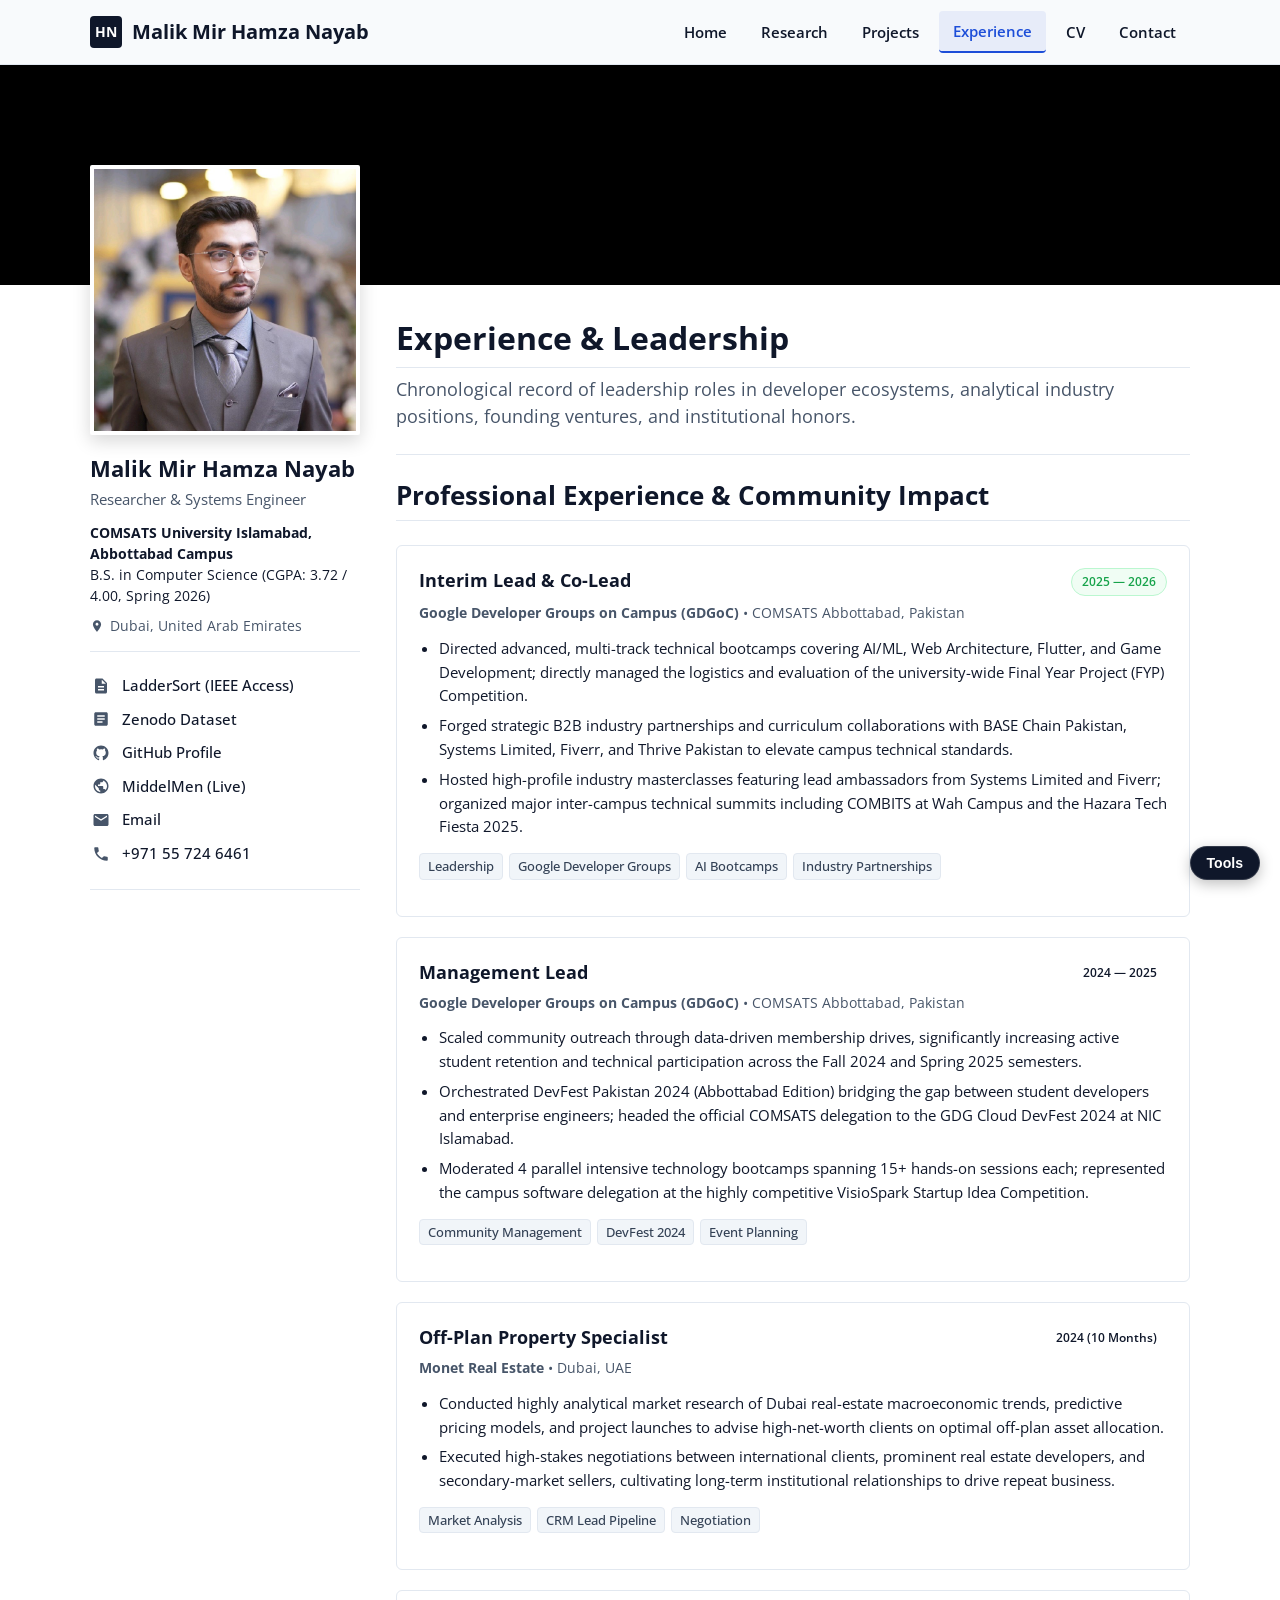
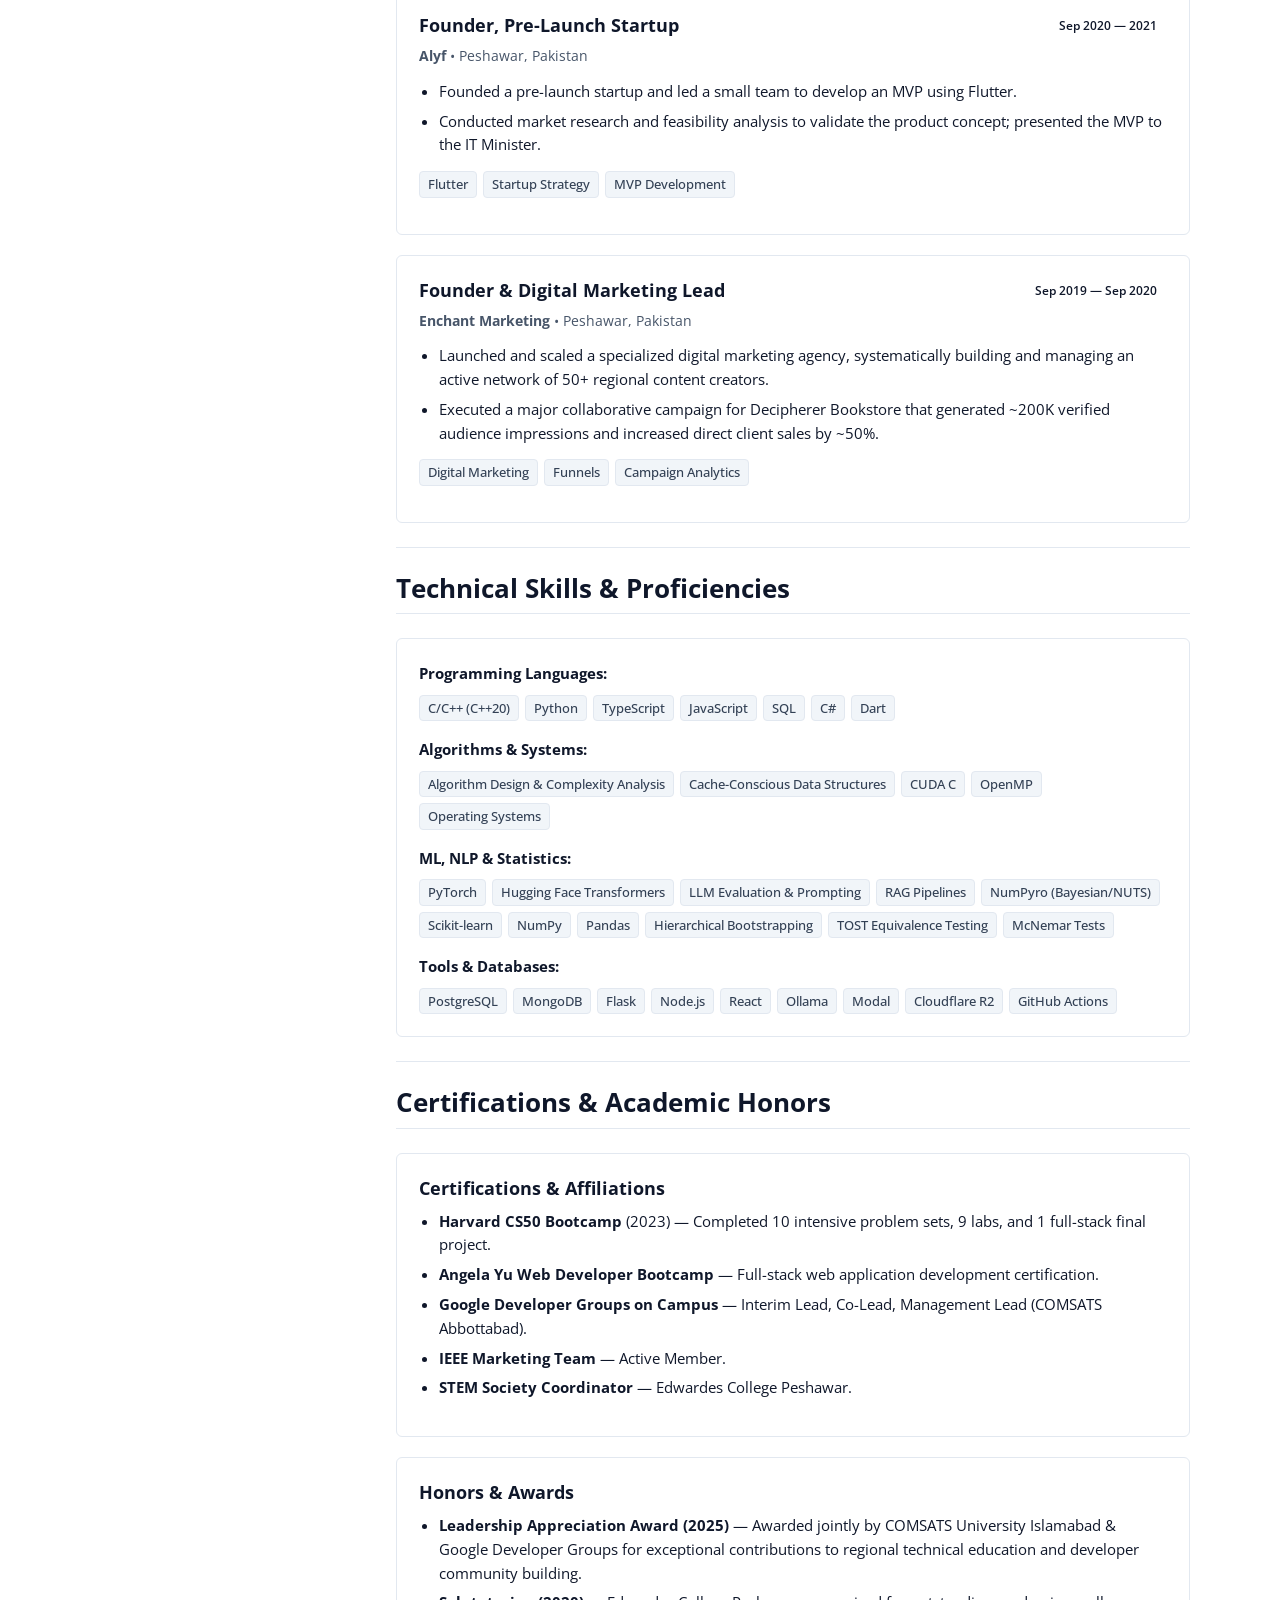
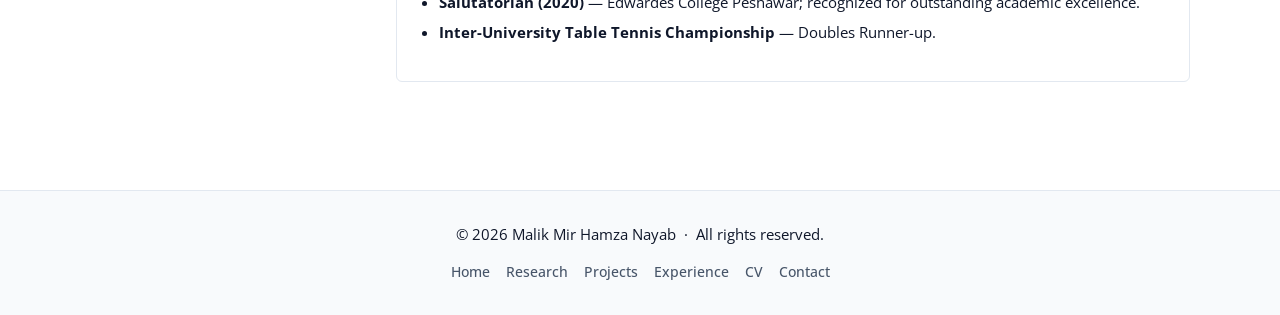
<file: experience.html>
<!DOCTYPE html>
<html lang="en">
<head>
  <meta charset="UTF-8">
  <meta name="viewport" content="width=device-width, initial-scale=1.0">
  <meta http-equiv="X-UA-Compatible" content="IE=edge">
  <title>Experience &amp; Leadership — Malik Mir Hamza Nayab</title>
  <meta name="description" content="Professional experience, community leadership at Google Developer Groups (GDGoC), certifications, and academic honors of Malik Mir Hamza Nayab.">
  <link rel="canonical" href="https://hamza-nayab.github.io/experience.html">

  <!-- Open Graph / Social Meta -->
  <meta property="og:type" content="website">
  <meta property="og:title" content="Experience &amp; Leadership — Malik Mir Hamza Nayab">
  <meta property="og:description" content="Professional engineering leadership, community management, certifications, and academic honors of Malik Mir Hamza Nayab.">
  <meta property="og:image" content="assets/img/pfp.jpeg">
  <meta property="og:url" content="https://hamza-nayab.github.io/experience.html">
  <meta name="twitter:card" content="summary">

  <!-- Favicon & Touch Icons -->
  <link rel="icon" href="favicon.ico?v=2" sizes="32x32">
  <link rel="icon" href="favicon.svg?v=2" type="image/svg+xml">
  <link rel="apple-touch-icon" href="apple-touch-icon.png?v=2">
  <link rel="manifest" href="site.webmanifest">

  <!-- Preconnect for Google Fonts -->
  <link rel="preconnect" href="https://fonts.googleapis.com">
  <link rel="preconnect" href="https://fonts.gstatic.com" crossorigin>

  <!-- Main Stylesheet -->
  <link rel="stylesheet" href="assets/css/style.css">
</head>
<body>
  <a href="#main-content" class="skip-link">Skip to main content</a>

  <!-- Owlstown Argyle Header -->
  <header class="argyle-header">
    <div class="argyle-header-container">
      <a href="index.html" class="argyle-brand" aria-label="Malik Mir Hamza Nayab Home">
        <span class="argyle-brand-monogram">HN</span>
        <span class="argyle-brand-title">Malik Mir Hamza Nayab</span>
      </a>

      <nav class="argyle-nav" aria-label="Main Navigation">
        <div class="theme-navlinks2-item">
          <a href="index.html" class="theme-navlinks2-item-link">Home</a>
        </div>
        <div class="theme-navlinks2-item">
          <a href="research.html" class="theme-navlinks2-item-link">Research</a>
        </div>
        <div class="theme-navlinks2-item">
          <a href="projects.html" class="theme-navlinks2-item-link">Projects</a>
        </div>
        <div class="theme-navlinks2-item is-active">
          <a href="experience.html" class="theme-navlinks2-item-link">Experience</a>
        </div>
        <div class="theme-navlinks2-item">
          <a href="cv.html" class="theme-navlinks2-item-link">CV</a>
        </div>
        <div class="theme-navlinks2-item">
          <a href="contact.html" class="theme-navlinks2-item-link">Contact</a>
        </div>
      </nav>

      <button class="mobile-menu-btn" id="mobileMenuBtn" aria-label="Toggle navigation menu" aria-expanded="false">
        <svg viewBox="0 0 24 24" aria-hidden="true"><path d="M3 6h18v2H3V6zm0 5h18v2H3v-2zm0 5h18v2H3v-2z"/></svg>
      </button>
    </div>
  </header>

  <!-- Mobile Nav Drawer -->
  <nav class="mobile-nav-drawer" id="mobileNavDrawer" aria-label="Mobile Navigation">
    <div class="theme-navlinks2-item">
      <a href="index.html" class="theme-navlinks2-item-link">Home</a>
    </div>
    <div class="theme-navlinks2-item">
      <a href="research.html" class="theme-navlinks2-item-link">Research</a>
    </div>
    <div class="theme-navlinks2-item">
      <a href="projects.html" class="theme-navlinks2-item-link">Projects</a>
    </div>
    <div class="theme-navlinks2-item is-active">
      <a href="experience.html" class="theme-navlinks2-item-link">Experience</a>
    </div>
    <div class="theme-navlinks2-item">
      <a href="cv.html" class="theme-navlinks2-item-link">CV</a>
    </div>
    <div class="theme-navlinks2-item">
      <a href="contact.html" class="theme-navlinks2-item-link">Contact</a>
    </div>
  </nav>

  <!-- Hero Banner Strip -->
  <div class="argyle-banner">
    <div class="argyle-banner-pattern"></div>
    <div class="argyle-banner-overlay"></div>
  </div>

  <!-- Main 2-Column Container -->
  <div class="argyle-main">
    <div class="argyle-container">

      <!-- Left Sidebar -->
      <aside class="argyle-sidebar" aria-label="Profile Sidebar">
        <div class="argyle-site-picture-frame">
          <div class="theme-site-avatar-picture">
            <img src="assets/img/pfp.jpeg" alt="Malik Mir Hamza Nayab" width="240" height="240">
          </div>
        </div>

        <div class="theme-contact-name">Malik Mir Hamza Nayab</div>
        <div class="theme-contact-role">Researcher &amp; Systems Engineer</div>
        
        <div class="theme-contact-affiliation">
          <strong>COMSATS University Islamabad, Abbottabad Campus</strong><br>
          B.S. in Computer Science (CGPA: 3.72 / 4.00, Spring 2026)
        </div>

        <div class="theme-contact-location">
          <svg viewBox="0 0 24 24" aria-hidden="true"><path d="M12 2C8.13 2 5 5.13 5 9c0 5.25 7 13 7 13s7-7.75 7-13c0-3.87-3.13-7-7-7zm0 9.5c-1.38 0-2.5-1.12-2.5-2.5s1.12-2.5 2.5-2.5 2.5 1.12 2.5 2.5-1.12 2.5-2.5 2.5z"/></svg>
          <span>Dubai, United Arab Emirates</span>
        </div>

        <hr class="space-sm">

        <!-- Social & Direct Link Icons -->
        <div class="theme-contact-social-links">
          <div class="theme-contact-social-link">
            <div class="theme-contact-social-link-icon">
              <svg viewBox="0 0 24 24"><path d="M14 2H6c-1.1 0-1.99.9-1.99 2L4 20c0 1.1.89 2 1.99 2H18c1.1 0 2-.9 2-2V8l-6-6zm2 16H8v-2h8v2zm0-4H8v-2h8v2zm-3-5V3.5L18.5 9H13z"/></svg>
            </div>
            <div class="theme-contact-social-link-text">
              <a href="https://doi.org/10.1109/ACCESS.2026.3748456" target="_blank" rel="noopener noreferrer">LadderSort (IEEE Access)</a>
            </div>
          </div>

          <div class="theme-contact-social-link">
            <div class="theme-contact-social-link-icon">
              <svg viewBox="0 0 24 24"><path d="M19 3H5c-1.1 0-2 .9-2 2v14c0 1.1.9 2 2 2h14c1.1 0 2-.9 2-2V5c0-1.1-.9-2-2-2zm-5 14H7v-2h7v2zm3-4H7v-2h10v2zm0-4H7V7h10v2z"/></svg>
            </div>
            <div class="theme-contact-social-link-text">
              <a href="https://doi.org/10.5281/zenodo.18445910" target="_blank" rel="noopener noreferrer">Zenodo Dataset</a>
            </div>
          </div>

          <div class="theme-contact-social-link">
            <div class="theme-contact-social-link-icon">
              <svg viewBox="0 0 24 24"><path d="M12 2C6.477 2 2 6.484 2 12.017c0 4.425 2.865 8.18 6.839 9.504.5.092.682-.217.682-.483 0-.237-.008-.868-.013-1.703-2.782.605-3.369-1.343-3.369-1.343-.454-1.158-1.11-1.466-1.11-1.466-.908-.62.069-.608.069-.608 1.003.07 1.53 1.032 1.53 1.032.892 1.53 2.341 1.088 2.91.832.092-.647.35-1.088.636-1.338-2.22-.253-4.555-1.113-4.555-4.951 0-1.093.39-1.988 1.029-2.688-.103-.253-.446-1.272.098-2.65 0 0 .84-.27 2.75 1.026A9.564 9.564 0 0112 6.844c.85.004 1.705.115 2.504.337 1.909-1.296 2.747-1.027 2.747-1.027.546 1.379.202 2.398.1 2.651.64.7 1.028 1.595 1.028 2.688 0 3.848-2.339 4.695-4.566 4.943.359.309.678.92.678 1.855 0 1.338-.012 2.419-.012 2.747 0 .268.18.58.688.482A10.019 10.019 0 0022 12.017C22 6.484 17.522 2 12 2z"/></svg>
            </div>
            <div class="theme-contact-social-link-text">
              <a href="https://github.com/Hamza-Nayab" target="_blank" rel="noopener noreferrer">GitHub Profile</a>
            </div>
          </div>

          <div class="theme-contact-social-link">
            <div class="theme-contact-social-link-icon">
              <svg viewBox="0 0 24 24"><path d="M12 2C6.48 2 2 6.48 2 12s4.48 10 10 10 10-4.48 10-10S17.52 2 12 2zm-1 17.93c-3.95-.49-7-3.85-7-7.93 0-.62.08-1.21.21-1.79L9 15v1c0 1.1.9 2 2 2v1.93zm6.9-2.54c-.26-.81-1-1.39-1.9-1.39h-1v-3c0-.55-.45-1-1-1H8v-2h2c.55 0 1-.45 1-1V7h2c1.1 0 2-.9 2-2v-.41c2.93 1.19 5 4.06 5 7.41 0 2.08-.8 3.97-2.1 5.39z"/></svg>
            </div>
            <div class="theme-contact-social-link-text">
              <a href="https://middelmen.com" target="_blank" rel="noopener noreferrer">MiddelMen (Live)</a>
            </div>
          </div>

          <div class="theme-contact-social-link">
            <div class="theme-contact-social-link-icon">
              <svg viewBox="0 0 24 24"><path d="M20 4H4c-1.1 0-1.99.9-1.99 2L2 18c0 1.1.9 2 2 2h16c1.1 0 2-.9 2-2V6c0-1.1-.9-2-2-2zm0 4l-8 5-8-5V6l8 5 8-5v2z"/></svg>
            </div>
            <div class="theme-contact-social-link-text">
              <a href="mailto:Hamza.nayab48@gmail.com">Email</a>
            </div>
          </div>

          <div class="theme-contact-social-link">
            <div class="theme-contact-social-link-icon">
              <svg viewBox="0 0 24 24"><path d="M6.62 10.79c1.44 2.83 3.76 5.14 6.59 6.59l2.2-2.2c.27-.27.67-.36 1.02-.24 1.12.37 2.33.57 3.57.57.55 0 1 .45 1 1V20c0 .55-.45 1-1 1-9.39 0-17-7.61-17-17 0-.55.45-1 1-1h3.5c.55 0 1 .45 1 1 0 1.25.2 2.45.57 3.57.11.35.03.74-.25 1.02l-2.2 2.2z"/></svg>
            </div>
            <div class="theme-contact-social-link-text">
              <a href="tel:+971557246461">+971 55 724 6461</a>
            </div>
          </div>
        </div>

        <hr class="space-md">
      </aside>

      <!-- Main Content Area -->
      <main class="argyle-content" id="main-content">
        <div class="theme-content-title">
          <h1 class="blt-h1 blt-weight-bold">Experience &amp; Leadership</h1>
          <hr class="space-xs">
          <p class="blt-h4">
            Chronological record of leadership roles in developer ecosystems, analytical industry positions, founding ventures, and institutional honors.
          </p>
        </div>

        <hr class="space-md">

        <div class="theme-content-body">

          <!-- Section 1: Leadership & Professional Experience -->
          <div class="theme-content-title">
            <h2 class="blt-h2 blt-weight-bold">Professional Experience &amp; Community Impact</h2>
            <hr class="space-xs">
          </div>

          <!-- Role 1: GDGoC Interim Lead & Co-Lead -->
          <article class="academic-card">
            <div class="card-header-line">
              <h3 class="card-title">Interim Lead &amp; Co-Lead</h3>
              <span class="card-status-badge live">2025 &mdash; 2026</span>
            </div>
            <div class="card-meta-line">
              <strong>Google Developer Groups on Campus (GDGoC)</strong> &bull; COMSATS Abbottabad, Pakistan
            </div>
            <ul class="card-bullets">
              <li>Directed advanced, multi-track technical bootcamps covering AI/ML, Web Architecture, Flutter, and Game Development; directly managed the logistics and evaluation of the university-wide Final Year Project (FYP) Competition.</li>
              <li>Forged strategic B2B industry partnerships and curriculum collaborations with BASE Chain Pakistan, Systems Limited, Fiverr, and Thrive Pakistan to elevate campus technical standards.</li>
              <li>Hosted high-profile industry masterclasses featuring lead ambassadors from Systems Limited and Fiverr; organized major inter-campus technical summits including COMBITS at Wah Campus and the Hazara Tech Fiesta 2025.</li>
            </ul>
            <div class="card-tags">
              <span class="tag">Leadership</span>
              <span class="tag">Google Developer Groups</span>
              <span class="tag">AI Bootcamps</span>
              <span class="tag">Industry Partnerships</span>
            </div>
          </article>

          <!-- Role 2: GDGoC Management Lead -->
          <article class="academic-card">
            <div class="card-header-line">
              <h3 class="card-title">Management Lead</h3>
              <span class="card-status-badge">2024 &mdash; 2025</span>
            </div>
            <div class="card-meta-line">
              <strong>Google Developer Groups on Campus (GDGoC)</strong> &bull; COMSATS Abbottabad, Pakistan
            </div>
            <ul class="card-bullets">
              <li>Scaled community outreach through data-driven membership drives, significantly increasing active student retention and technical participation across the Fall 2024 and Spring 2025 semesters.</li>
              <li>Orchestrated DevFest Pakistan 2024 (Abbottabad Edition) bridging the gap between student developers and enterprise engineers; headed the official COMSATS delegation to the GDG Cloud DevFest 2024 at NIC Islamabad.</li>
              <li>Moderated 4 parallel intensive technology bootcamps spanning 15+ hands-on sessions each; represented the campus software delegation at the highly competitive VisioSpark Startup Idea Competition.</li>
            </ul>
            <div class="card-tags">
              <span class="tag">Community Management</span>
              <span class="tag">DevFest 2024</span>
              <span class="tag">Event Planning</span>
            </div>
          </article>

          <!-- Role 3: Monet Real Estate -->
          <article class="academic-card">
            <div class="card-header-line">
              <h3 class="card-title">Off-Plan Property Specialist</h3>
              <span class="card-status-badge">2024 (10 Months)</span>
            </div>
            <div class="card-meta-line">
              <strong>Monet Real Estate</strong> &bull; Dubai, UAE
            </div>
            <ul class="card-bullets">
              <li>Conducted highly analytical market research of Dubai real-estate macroeconomic trends, predictive pricing models, and project launches to advise high-net-worth clients on optimal off-plan asset allocation.</li>
              <li>Executed high-stakes negotiations between international clients, prominent real estate developers, and secondary-market sellers, cultivating long-term institutional relationships to drive repeat business.</li>
            </ul>
            <div class="card-tags">
              <span class="tag">Market Analysis</span>
              <span class="tag">CRM Lead Pipeline</span>
              <span class="tag">Negotiation</span>
            </div>
          </article>

          <!-- Role 4: Alyf Startup -->
          <article class="academic-card">
            <div class="card-header-line">
              <h3 class="card-title">Founder, Pre-Launch Startup</h3>
              <span class="card-status-badge">Sep 2020 — 2021</span>
            </div>
            <div class="card-meta-line">
              <strong>Alyf</strong> &bull; Peshawar, Pakistan
            </div>
            <ul class="card-bullets">
              <li>Founded a pre-launch startup and led a small team to develop an MVP using Flutter.</li>
              <li>Conducted market research and feasibility analysis to validate the product concept; presented the MVP to the IT Minister.</li>
            </ul>
            <div class="card-tags">
              <span class="tag">Flutter</span>
              <span class="tag">Startup Strategy</span>
              <span class="tag">MVP Development</span>
            </div>
          </article>

          <!-- Role 5: Enchant Marketing -->
          <article class="academic-card">
            <div class="card-header-line">
              <h3 class="card-title">Founder &amp; Digital Marketing Lead</h3>
              <span class="card-status-badge">Sep 2019 — Sep 2020</span>
            </div>
            <div class="card-meta-line">
              <strong>Enchant Marketing</strong> &bull; Peshawar, Pakistan
            </div>
            <ul class="card-bullets">
              <li>Launched and scaled a specialized digital marketing agency, systematically building and managing an active network of 50+ regional content creators.</li>
              <li>Executed a major collaborative campaign for Decipherer Bookstore that generated ~200K verified audience impressions and increased direct client sales by ~50%.</li>
            </ul>
            <div class="card-tags">
              <span class="tag">Digital Marketing</span>
              <span class="tag">Funnels</span>
              <span class="tag">Campaign Analytics</span>
            </div>
          </article>

          <hr class="space-md">

          <!-- Section 2: Technical Skills -->
          <div class="theme-content-title">
            <h2 class="blt-h2 blt-weight-bold">Technical Skills &amp; Proficiencies</h2>
            <hr class="space-xs">
          </div>

          <article class="academic-card">
            <div style="display: grid; gap: 16px;">
              <div>
                <strong style="font-size: 0.95rem; color: var(--color-text);">Programming Languages:</strong>
                <div class="card-tags" style="margin-top: 8px; margin-bottom: 0;">
                  <span class="tag">C/C++ (C++20)</span>
                  <span class="tag">Python</span>
                  <span class="tag">TypeScript</span>
                  <span class="tag">JavaScript</span>
                  <span class="tag">SQL</span>
                  <span class="tag">C#</span>
                  <span class="tag">Dart</span>
                </div>
              </div>

              <div>
                <strong style="font-size: 0.95rem; color: var(--color-text);">Algorithms &amp; Systems:</strong>
                <div class="card-tags" style="margin-top: 8px; margin-bottom: 0;">
                  <span class="tag">Algorithm Design &amp; Complexity Analysis</span>
                  <span class="tag">Cache-Conscious Data Structures</span>
                  <span class="tag">CUDA C</span>
                  <span class="tag">OpenMP</span>
                  <span class="tag">Operating Systems</span>
                </div>
              </div>

              <div>
                <strong style="font-size: 0.95rem; color: var(--color-text);">ML, NLP &amp; Statistics:</strong>
                <div class="card-tags" style="margin-top: 8px; margin-bottom: 0;">
                  <span class="tag">PyTorch</span>
                  <span class="tag">Hugging Face Transformers</span>
                  <span class="tag">LLM Evaluation &amp; Prompting</span>
                  <span class="tag">RAG Pipelines</span>
                  <span class="tag">NumPyro (Bayesian/NUTS)</span>
                  <span class="tag">Scikit-learn</span>
                  <span class="tag">NumPy</span>
                  <span class="tag">Pandas</span>
                  <span class="tag">Hierarchical Bootstrapping</span>
                  <span class="tag">TOST Equivalence Testing</span>
                  <span class="tag">McNemar Tests</span>
                </div>
              </div>

              <div>
                <strong style="font-size: 0.95rem; color: var(--color-text);">Tools &amp; Databases:</strong>
                <div class="card-tags" style="margin-top: 8px; margin-bottom: 0;">
                  <span class="tag">PostgreSQL</span>
                  <span class="tag">MongoDB</span>
                  <span class="tag">Flask</span>
                  <span class="tag">Node.js</span>
                  <span class="tag">React</span>
                  <span class="tag">Ollama</span>
                  <span class="tag">Modal</span>
                  <span class="tag">Cloudflare R2</span>
                  <span class="tag">GitHub Actions</span>
                </div>
              </div>
            </div>
          </article>

          <hr class="space-md">

          <!-- Section 3: Certifications & Honors -->
          <div class="theme-content-title">
            <h2 class="blt-h2 blt-weight-bold">Certifications &amp; Academic Honors</h2>
            <hr class="space-xs">
          </div>

          <article class="academic-card">
            <h3 class="card-title" style="margin-bottom: 10px;">Certifications &amp; Affiliations</h3>
            <ul class="card-bullets">
              <li><strong>Harvard CS50 Bootcamp</strong> (2023) — Completed 10 intensive problem sets, 9 labs, and 1 full-stack final project.</li>
              <li><strong>Angela Yu Web Developer Bootcamp</strong> — Full-stack web application development certification.</li>
              <li><strong>Google Developer Groups on Campus</strong> — Interim Lead, Co-Lead, Management Lead (COMSATS Abbottabad).</li>
              <li><strong>IEEE Marketing Team</strong> — Active Member.</li>
              <li><strong>STEM Society Coordinator</strong> — Edwardes College Peshawar.</li>
            </ul>
          </article>

          <article class="academic-card">
            <h3 class="card-title" style="margin-bottom: 10px;">Honors &amp; Awards</h3>
            <ul class="card-bullets">
              <li><strong>Leadership Appreciation Award (2025)</strong> — Awarded jointly by COMSATS University Islamabad &amp; Google Developer Groups for exceptional contributions to regional technical education and developer community building.</li>
              <li><strong>Salutatorian (2020)</strong> — Edwardes College Peshawar; recognized for outstanding academic excellence.</li>
              <li><strong>Inter-University Table Tennis Championship</strong> — Doubles Runner-up.</li>
            </ul>
          </article>

        </div>
      </main>

    </div>
  </div>

  <!-- Footer -->
  <footer class="argyle-footer">
    <div class="argyle-footer-container">
      <div class="blt-p">
        &copy; 2026 Malik Mir Hamza Nayab &nbsp;&middot;&nbsp; All rights reserved.
      </div>
      <ul class="argyle-footer-links">
        <li><a href="index.html">Home</a></li>
        <li><a href="research.html">Research</a></li>
        <li><a href="projects.html">Projects</a></li>
        <li><a href="experience.html">Experience</a></li>
        <li><a href="cv.html">CV</a></li>
        <li><a href="contact.html">Contact</a></li>
      </ul>
    </div>
  </footer>

  <!-- Floating Owlstown Tools Button -->
  <div class="theme-tools-button">
    <button class="theme-tools-btn" id="toolsBtn">Tools</button>
    <div class="theme-tools-menu" id="toolsMenu">
      <button class="theme-tools-menu-item" id="scrollTopBtn">Top of Page</button>
      <a class="theme-tools-menu-item" href="mailto:Hamza.nayab48@gmail.com">Direct Email</a>
      <a class="theme-tools-menu-item" href="https://github.com/Hamza-Nayab" target="_blank" rel="noopener noreferrer">GitHub Profile</a>
    </div>
  </div>

  <!-- Main JS -->
  <script src="assets/js/main.js"></script>
</body>
</html>
</file>
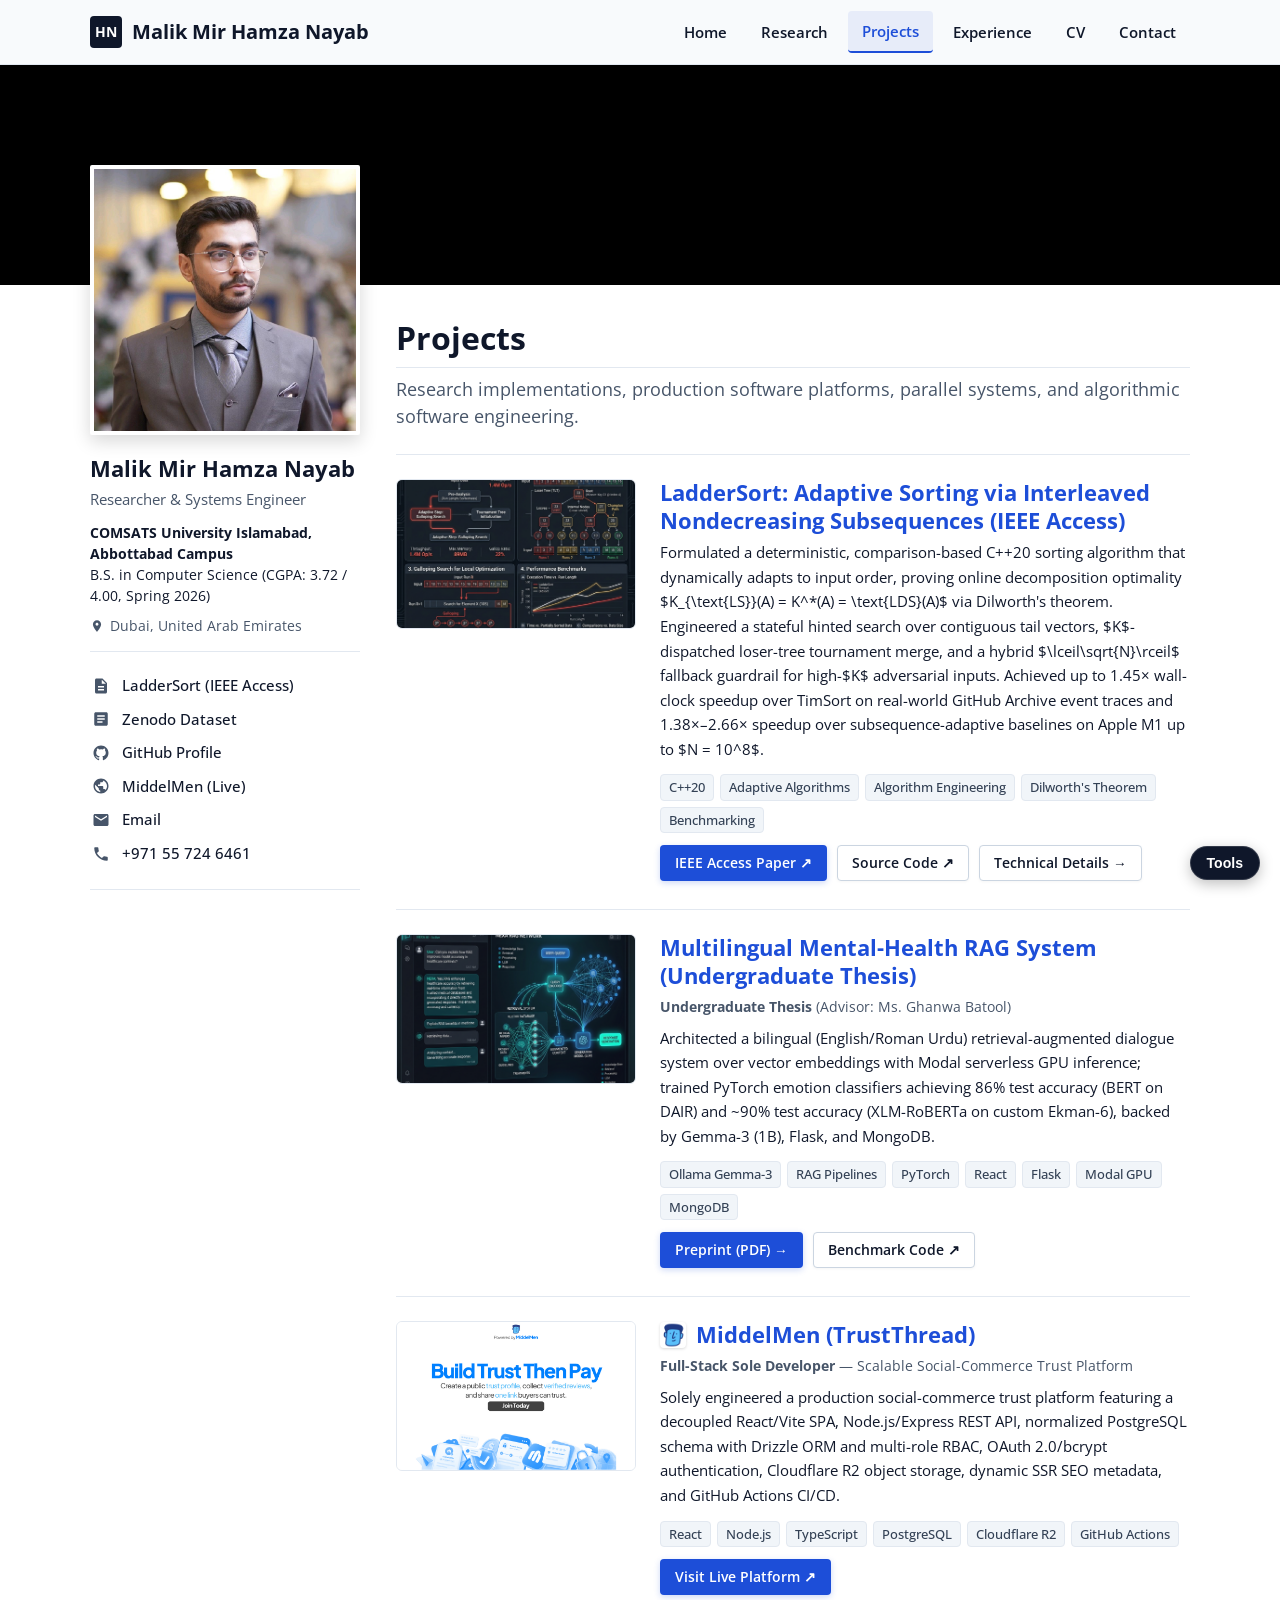
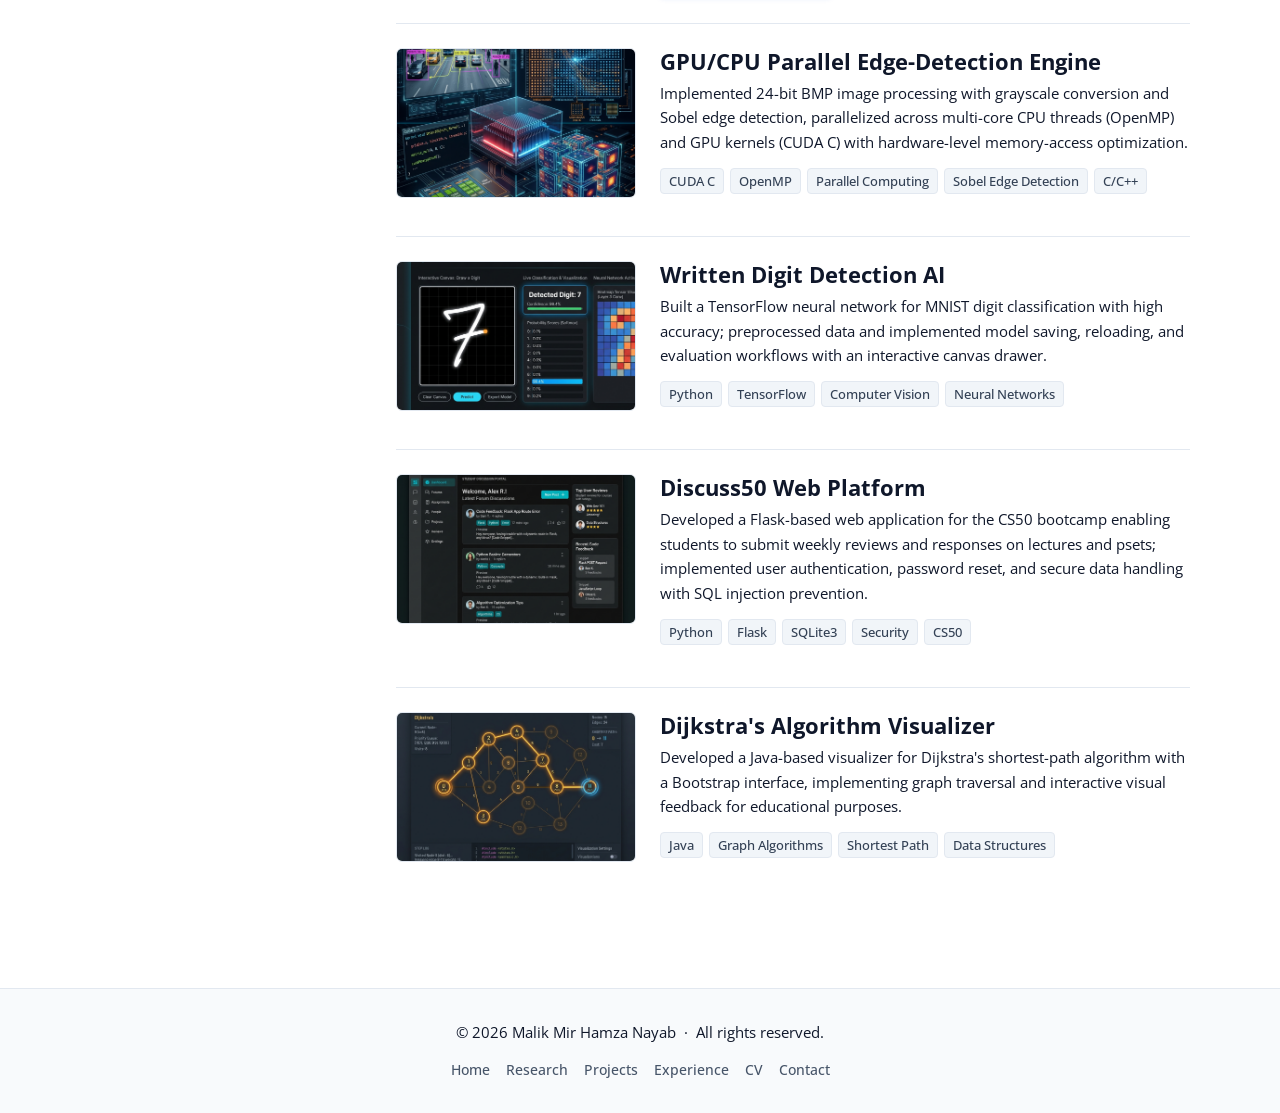
<file: projects.html>
<!DOCTYPE html>
<html lang="en">
<head>
  <meta charset="UTF-8">
  <meta name="viewport" content="width=device-width, initial-scale=1.0">
  <meta http-equiv="X-UA-Compatible" content="IE=edge">
  <title>Projects — Malik Mir Hamza Nayab</title>
  <meta name="description" content="Engineering and software projects by Malik Mir Hamza Nayab spanning distributed web platforms, RAG chatbots, GPU parallel computing, and computer vision.">
  <link rel="canonical" href="https://hamza-nayab.github.io/projects.html">

  <!-- Open Graph / Social Meta -->
  <meta property="og:type" content="website">
  <meta property="og:title" content="Engineering Projects — Malik Mir Hamza Nayab">
  <meta property="og:description" content="Production systems, full-stack platforms, mobile apps, and machine learning architectures by Malik Mir Hamza Nayab.">
  <meta property="og:image" content="assets/img/pfp.jpeg">
  <meta property="og:url" content="https://hamza-nayab.github.io/projects.html">
  <meta name="twitter:card" content="summary">

  <!-- Favicon & Touch Icons -->
  <link rel="icon" href="favicon.ico?v=2" sizes="32x32">
  <link rel="icon" href="favicon.svg?v=2" type="image/svg+xml">
  <link rel="apple-touch-icon" href="apple-touch-icon.png?v=2">
  <link rel="manifest" href="site.webmanifest">

  <!-- Preconnect for Google Fonts -->
  <link rel="preconnect" href="https://fonts.googleapis.com">
  <link rel="preconnect" href="https://fonts.gstatic.com" crossorigin>

  <!-- Main Stylesheet -->
  <link rel="stylesheet" href="assets/css/style.css">
</head>
<body>
  <a href="#main-content" class="skip-link">Skip to main content</a>

  <!-- Owlstown Argyle Header -->
  <header class="argyle-header">
    <div class="argyle-header-container">
      <a href="index.html" class="argyle-brand" aria-label="Malik Mir Hamza Nayab Home">
        <span class="argyle-brand-monogram">HN</span>
        <span class="argyle-brand-title">Malik Mir Hamza Nayab</span>
      </a>

      <nav class="argyle-nav" aria-label="Main Navigation">
        <div class="theme-navlinks2-item">
          <a href="index.html" class="theme-navlinks2-item-link">Home</a>
        </div>
        <div class="theme-navlinks2-item">
          <a href="research.html" class="theme-navlinks2-item-link">Research</a>
        </div>
        <div class="theme-navlinks2-item is-active">
          <a href="projects.html" class="theme-navlinks2-item-link">Projects</a>
        </div>
        <div class="theme-navlinks2-item">
          <a href="experience.html" class="theme-navlinks2-item-link">Experience</a>
        </div>
        <div class="theme-navlinks2-item">
          <a href="cv.html" class="theme-navlinks2-item-link">CV</a>
        </div>
        <div class="theme-navlinks2-item">
          <a href="contact.html" class="theme-navlinks2-item-link">Contact</a>
        </div>
      </nav>

      <button class="mobile-menu-btn" id="mobileMenuBtn" aria-label="Toggle navigation menu" aria-expanded="false">
        <svg viewBox="0 0 24 24" aria-hidden="true"><path d="M3 6h18v2H3V6zm0 5h18v2H3v-2zm0 5h18v2H3v-2z"/></svg>
      </button>
    </div>
  </header>

  <!-- Mobile Nav Drawer -->
  <nav class="mobile-nav-drawer" id="mobileNavDrawer" aria-label="Mobile Navigation">
    <div class="theme-navlinks2-item">
      <a href="index.html" class="theme-navlinks2-item-link">Home</a>
    </div>
    <div class="theme-navlinks2-item">
      <a href="research.html" class="theme-navlinks2-item-link">Research</a>
    </div>
    <div class="theme-navlinks2-item is-active">
      <a href="projects.html" class="theme-navlinks2-item-link">Projects</a>
    </div>
    <div class="theme-navlinks2-item">
      <a href="experience.html" class="theme-navlinks2-item-link">Experience</a>
    </div>
    <div class="theme-navlinks2-item">
      <a href="cv.html" class="theme-navlinks2-item-link">CV</a>
    </div>
    <div class="theme-navlinks2-item">
      <a href="contact.html" class="theme-navlinks2-item-link">Contact</a>
    </div>
  </nav>

  <!-- Hero Banner Strip -->
  <div class="argyle-banner">
    <div class="argyle-banner-pattern"></div>
    <div class="argyle-banner-overlay"></div>
  </div>

  <!-- Main 2-Column Container -->
  <div class="argyle-main">
    <div class="argyle-container">

      <!-- Left Sidebar -->
      <aside class="argyle-sidebar" aria-label="Profile Sidebar">
        <div class="argyle-site-picture-frame">
          <div class="theme-site-avatar-picture">
            <img src="assets/img/pfp.jpeg" alt="Malik Mir Hamza Nayab" width="240" height="240">
          </div>
        </div>

        <div class="theme-contact-name">Malik Mir Hamza Nayab</div>
        <div class="theme-contact-role">Researcher &amp; Systems Engineer</div>
        
        <div class="theme-contact-affiliation">
          <strong>COMSATS University Islamabad, Abbottabad Campus</strong><br>
          B.S. in Computer Science (CGPA: 3.72 / 4.00, Spring 2026)
        </div>

        <div class="theme-contact-location">
          <svg viewBox="0 0 24 24" aria-hidden="true"><path d="M12 2C8.13 2 5 5.13 5 9c0 5.25 7 13 7 13s7-7.75 7-13c0-3.87-3.13-7-7-7zm0 9.5c-1.38 0-2.5-1.12-2.5-2.5s1.12-2.5 2.5-2.5 2.5 1.12 2.5 2.5-1.12 2.5-2.5 2.5z"/></svg>
          <span>Dubai, United Arab Emirates</span>
        </div>

        <hr class="space-sm">

        <!-- Social & Direct Link Icons -->
        <div class="theme-contact-social-links">
          <div class="theme-contact-social-link">
            <div class="theme-contact-social-link-icon">
              <svg viewBox="0 0 24 24"><path d="M14 2H6c-1.1 0-1.99.9-1.99 2L4 20c0 1.1.89 2 1.99 2H18c1.1 0 2-.9 2-2V8l-6-6zm2 16H8v-2h8v2zm0-4H8v-2h8v2zm-3-5V3.5L18.5 9H13z"/></svg>
            </div>
            <div class="theme-contact-social-link-text">
              <a href="https://doi.org/10.1109/ACCESS.2026.3748456" target="_blank" rel="noopener noreferrer">LadderSort (IEEE Access)</a>
            </div>
          </div>

          <div class="theme-contact-social-link">
            <div class="theme-contact-social-link-icon">
              <svg viewBox="0 0 24 24"><path d="M19 3H5c-1.1 0-2 .9-2 2v14c0 1.1.9 2 2 2h14c1.1 0 2-.9 2-2V5c0-1.1-.9-2-2-2zm-5 14H7v-2h7v2zm3-4H7v-2h10v2zm0-4H7V7h10v2z"/></svg>
            </div>
            <div class="theme-contact-social-link-text">
              <a href="https://doi.org/10.5281/zenodo.18445910" target="_blank" rel="noopener noreferrer">Zenodo Dataset</a>
            </div>
          </div>

          <div class="theme-contact-social-link">
            <div class="theme-contact-social-link-icon">
              <svg viewBox="0 0 24 24"><path d="M12 2C6.477 2 2 6.484 2 12.017c0 4.425 2.865 8.18 6.839 9.504.5.092.682-.217.682-.483 0-.237-.008-.868-.013-1.703-2.782.605-3.369-1.343-3.369-1.343-.454-1.158-1.11-1.466-1.11-1.466-.908-.62.069-.608.069-.608 1.003.07 1.53 1.032 1.53 1.032.892 1.53 2.341 1.088 2.91.832.092-.647.35-1.088.636-1.338-2.22-.253-4.555-1.113-4.555-4.951 0-1.093.39-1.988 1.029-2.688-.103-.253-.446-1.272.098-2.65 0 0 .84-.27 2.75 1.026A9.564 9.564 0 0112 6.844c.85.004 1.705.115 2.504.337 1.909-1.296 2.747-1.027 2.747-1.027.546 1.379.202 2.398.1 2.651.64.7 1.028 1.595 1.028 2.688 0 3.848-2.339 4.695-4.566 4.943.359.309.678.92.678 1.855 0 1.338-.012 2.419-.012 2.747 0 .268.18.58.688.482A10.019 10.019 0 0022 12.017C22 6.484 17.522 2 12 2z"/></svg>
            </div>
            <div class="theme-contact-social-link-text">
              <a href="https://github.com/Hamza-Nayab" target="_blank" rel="noopener noreferrer">GitHub Profile</a>
            </div>
          </div>

          <div class="theme-contact-social-link">
            <div class="theme-contact-social-link-icon">
              <svg viewBox="0 0 24 24"><path d="M12 2C6.48 2 2 6.48 2 12s4.48 10 10 10 10-4.48 10-10S17.52 2 12 2zm-1 17.93c-3.95-.49-7-3.85-7-7.93 0-.62.08-1.21.21-1.79L9 15v1c0 1.1.9 2 2 2v1.93zm6.9-2.54c-.26-.81-1-1.39-1.9-1.39h-1v-3c0-.55-.45-1-1-1H8v-2h2c.55 0 1-.45 1-1V7h2c1.1 0 2-.9 2-2v-.41c2.93 1.19 5 4.06 5 7.41 0 2.08-.8 3.97-2.1 5.39z"/></svg>
            </div>
            <div class="theme-contact-social-link-text">
              <a href="https://middelmen.com" target="_blank" rel="noopener noreferrer">MiddelMen (Live)</a>
            </div>
          </div>

          <div class="theme-contact-social-link">
            <div class="theme-contact-social-link-icon">
              <svg viewBox="0 0 24 24"><path d="M20 4H4c-1.1 0-1.99.9-1.99 2L2 18c0 1.1.9 2 2 2h16c1.1 0 2-.9 2-2V6c0-1.1-.9-2-2-2zm0 4l-8 5-8-5V6l8 5 8-5v2z"/></svg>
            </div>
            <div class="theme-contact-social-link-text">
              <a href="mailto:Hamza.nayab48@gmail.com">Email</a>
            </div>
          </div>

          <div class="theme-contact-social-link">
            <div class="theme-contact-social-link-icon">
              <svg viewBox="0 0 24 24"><path d="M6.62 10.79c1.44 2.83 3.76 5.14 6.59 6.59l2.2-2.2c.27-.27.67-.36 1.02-.24 1.12.37 2.33.57 3.57.57.55 0 1 .45 1 1V20c0 .55-.45 1-1 1-9.39 0-17-7.61-17-17 0-.55.45-1 1-1h3.5c.55 0 1 .45 1 1 0 1.25.2 2.45.57 3.57.11.35.03.74-.25 1.02l-2.2 2.2z"/></svg>
            </div>
            <div class="theme-contact-social-link-text">
              <a href="tel:+971557246461">+971 55 724 6461</a>
            </div>
          </div>
        </div>

        <hr class="space-md">
      </aside>

      <!-- Main Content Area (Matches Owlstown Layout) -->
      <main class="argyle-content" id="main-content">
        <div class="theme-content-title">
          <h1 class="blt-h1 blt-weight-bold">Projects</h1>
          <hr class="space-xs">
          <p class="blt-h4">
            Research implementations, production software platforms, parallel systems, and algorithmic software engineering.
          </p>
        </div>

        <hr class="space-md">

        <div class="theme-content-body">

          <!-- Project Row 1: LadderSort -->
          <div class="project-row" style="display: grid; grid-template-columns: 240px 1fr; gap: 24px; margin-bottom: 28px; align-items: start;">
            <div class="project-thumb">
              <a href="research.html#laddersort">
                <img src="assets/img/p_laddersort.png" alt="LadderSort C++ Algorithm &amp; Benchmarks" style="width: 100%; aspect-ratio: 16/10; object-fit: cover; border-radius: var(--radius-md); border: 1px solid var(--color-border); display: block;">
              </a>
            </div>
            <div class="project-info">
              <h3 class="blt-h3 blt-weight-bold" style="margin-bottom: 6px;">
                <a href="research.html#laddersort">LadderSort: Adaptive Sorting via Interleaved Nondecreasing Subsequences (IEEE Access)</a>
              </h3>
              <p class="blt-p" style="margin-bottom: 12px;">
                Formulated a deterministic, comparison-based C++20 sorting algorithm that dynamically adapts to input order, proving online decomposition optimality $K_{\text{LS}}(A) = K^*(A) = \text{LDS}(A)$ via Dilworth's theorem. Engineered a stateful hinted search over contiguous tail vectors, $K$-dispatched loser-tree tournament merge, and a hybrid $\lceil\sqrt{N}\rceil$ fallback guardrail for high-$K$ adversarial inputs. Achieved up to 1.45× wall-clock speedup over TimSort on real-world GitHub Archive event traces and 1.38×&ndash;2.66× speedup over subsequence-adaptive baselines on Apple M1 up to $N = 10^8$.
              </p>
              <div class="card-tags" style="margin-bottom: 12px;">
                <span class="tag">C++20</span>
                <span class="tag">Adaptive Algorithms</span>
                <span class="tag">Algorithm Engineering</span>
                <span class="tag">Dilworth's Theorem</span>
                <span class="tag">Benchmarking</span>
              </div>
              <div style="display: flex; gap: 10px; flex-wrap: wrap;">
                <a href="https://doi.org/10.1109/ACCESS.2026.3748456" target="_blank" rel="noopener noreferrer" class="theme-btn" style="font-size: 0.85rem; padding: 6px 14px;">IEEE Access Paper &nearr;</a>
                <a href="https://github.com/Hamza-Nayab/LadderSortAlgo" target="_blank" rel="noopener noreferrer" class="theme-btn theme-btn-secondary" style="font-size: 0.85rem; padding: 6px 14px;">Source Code &nearr;</a>
                <a href="research.html#laddersort" class="theme-btn theme-btn-secondary" style="font-size: 0.85rem; padding: 6px 14px;">Technical Details &rarr;</a>
              </div>
            </div>
          </div>
          <hr class="space-md">

          <!-- Project Row 2: Multilingual Mental Health RAG System -->
          <div class="project-row" style="display: grid; grid-template-columns: 240px 1fr; gap: 24px; margin-bottom: 28px; align-items: start;">
            <div class="project-thumb">
              <a href="research.html#roman-urdu-benchmark">
                <img src="assets/img/p_chatbot.png" alt="Multilingual Mental Health Chatbot Architecture" style="width: 100%; aspect-ratio: 16/10; object-fit: cover; border-radius: var(--radius-md); border: 1px solid var(--color-border); display: block;">
              </a>
            </div>
            <div class="project-info">
              <h3 class="blt-h3 blt-weight-bold" style="margin-bottom: 6px;">
                <a href="research.html#roman-urdu-benchmark">Multilingual Mental-Health RAG System (Undergraduate Thesis)</a>
              </h3>
              <div class="card-meta-line" style="margin-bottom: 8px;">
                <strong>Undergraduate Thesis</strong> (Advisor: Ms. Ghanwa Batool)
              </div>
              <p class="blt-p" style="margin-bottom: 12px;">
                Architected a bilingual (English/Roman Urdu) retrieval-augmented dialogue system over vector embeddings with Modal serverless GPU inference; trained PyTorch emotion classifiers achieving 86% test accuracy (BERT on DAIR) and ~90% test accuracy (XLM-RoBERTa on custom Ekman-6), backed by Gemma-3 (1B), Flask, and MongoDB.
              </p>
              <div class="card-tags" style="margin-bottom: 12px;">
                <span class="tag">Ollama Gemma-3</span>
                <span class="tag">RAG Pipelines</span>
                <span class="tag">PyTorch</span>
                <span class="tag">React</span>
                <span class="tag">Flask</span>
                <span class="tag">Modal GPU</span>
                <span class="tag">MongoDB</span>
              </div>
              <div style="display: flex; gap: 10px; flex-wrap: wrap;">
                <a href="/Romanurdu" class="theme-btn" style="font-size: 0.85rem; padding: 6px 14px;">Preprint (PDF) &rarr;</a>
                <a href="https://github.com/hamzanayab/roman-urdu-emotion-benchmark" target="_blank" rel="noopener noreferrer" class="theme-btn theme-btn-secondary" style="font-size: 0.85rem; padding: 6px 14px;">Benchmark Code &nearr;</a>
              </div>
            </div>
          </div>
          <hr class="space-md">

          <!-- Project Row 3: MiddelMen -->
          <div class="project-row" style="display: grid; grid-template-columns: 240px 1fr; gap: 24px; margin-bottom: 28px; align-items: start;">
            <div class="project-thumb">
              <a href="https://middelmen.com" target="_blank" rel="noopener noreferrer">
                <img src="assets/img/p_middelmen_og.jpg" alt="MiddelMen Social Commerce Platform" style="width: 100%; aspect-ratio: 16/10; object-fit: cover; border-radius: var(--radius-md); border: 1px solid var(--color-border); display: block; transition: transform 0.2s ease;">
              </a>
            </div>
            <div class="project-info">
              <h3 class="blt-h3 blt-weight-bold" style="margin-bottom: 6px; display: flex; align-items: center; gap: 10px; flex-wrap: wrap;">
                <img src="assets/img/middelmen_logo.png" alt="MiddelMen Logo" style="height: 26px; width: 26px; border-radius: 4px; object-fit: contain; box-shadow: 0 1px 3px rgba(0,0,0,0.15);">
                <a href="https://middelmen.com" target="_blank" rel="noopener noreferrer">MiddelMen (TrustThread)</a>
              </h3>
              <div class="card-meta-line" style="margin-bottom: 8px;">
                <strong>Full-Stack Sole Developer</strong> &mdash; Scalable Social-Commerce Trust Platform
              </div>
              <p class="blt-p" style="margin-bottom: 12px;">
                Solely engineered a production social-commerce trust platform featuring a decoupled React/Vite SPA, Node.js/Express REST API, normalized PostgreSQL schema with Drizzle ORM and multi-role RBAC, OAuth 2.0/bcrypt authentication, Cloudflare R2 object storage, dynamic SSR SEO metadata, and GitHub Actions CI/CD.
              </p>
              <div class="card-tags" style="margin-bottom: 12px;">
                <span class="tag">React</span>
                <span class="tag">Node.js</span>
                <span class="tag">TypeScript</span>
                <span class="tag">PostgreSQL</span>
                <span class="tag">Cloudflare R2</span>
                <span class="tag">GitHub Actions</span>
              </div>
              <div>
                <a href="https://middelmen.com" target="_blank" rel="noopener noreferrer" class="theme-btn" style="font-size: 0.85rem; padding: 6px 14px;">Visit Live Platform &nearr;</a>
              </div>
            </div>
          </div>
          <hr class="space-md">

          <!-- Project Row 4: GPU/CPU Parallel Edge-Detection Engine -->
          <div class="project-row" style="display: grid; grid-template-columns: 240px 1fr; gap: 24px; margin-bottom: 28px; align-items: start;">
            <div class="project-thumb">
              <img src="assets/img/p_cuda.png" alt="GPU/CPU Parallel Edge-Detection Engine" style="width: 100%; aspect-ratio: 16/10; object-fit: cover; border-radius: var(--radius-md); border: 1px solid var(--color-border); display: block;">
            </div>
            <div class="project-info">
              <h3 class="blt-h3 blt-weight-bold" style="margin-bottom: 6px;">
                GPU/CPU Parallel Edge-Detection Engine
              </h3>
              <p class="blt-p" style="margin-bottom: 12px;">
                Implemented 24-bit BMP image processing with grayscale conversion and Sobel edge detection, parallelized across multi-core CPU threads (OpenMP) and GPU kernels (CUDA C) with hardware-level memory-access optimization.
              </p>
              <div class="card-tags">
                <span class="tag">CUDA C</span>
                <span class="tag">OpenMP</span>
                <span class="tag">Parallel Computing</span>
                <span class="tag">Sobel Edge Detection</span>
                <span class="tag">C/C++</span>
              </div>
            </div>
          </div>
          <hr class="space-md">

          <!-- Project Row 5: Written Digit Detection AI -->
          <div class="project-row" style="display: grid; grid-template-columns: 240px 1fr; gap: 24px; margin-bottom: 28px; align-items: start;">
            <div class="project-thumb">
              <img src="assets/img/p_mnist.png" alt="MNIST Handwritten Digit Neural Network" style="width: 100%; aspect-ratio: 16/10; object-fit: cover; border-radius: var(--radius-md); border: 1px solid var(--color-border); display: block;">
            </div>
            <div class="project-info">
              <h3 class="blt-h3 blt-weight-bold" style="margin-bottom: 6px;">
                Written Digit Detection AI
              </h3>
              <p class="blt-p" style="margin-bottom: 12px;">
                Built a TensorFlow neural network for MNIST digit classification with high accuracy; preprocessed data and implemented model saving, reloading, and evaluation workflows with an interactive canvas drawer.
              </p>
              <div class="card-tags">
                <span class="tag">Python</span>
                <span class="tag">TensorFlow</span>
                <span class="tag">Computer Vision</span>
                <span class="tag">Neural Networks</span>
              </div>
            </div>
          </div>
          <hr class="space-md">

          <!-- Project Row 6: Discuss50 -->
          <div class="project-row" style="display: grid; grid-template-columns: 240px 1fr; gap: 24px; margin-bottom: 28px; align-items: start;">
            <div class="project-thumb">
              <img src="assets/img/p_discuss50.png" alt="Discuss50 Web Platform" style="width: 100%; aspect-ratio: 16/10; object-fit: cover; border-radius: var(--radius-md); border: 1px solid var(--color-border); display: block;">
            </div>
            <div class="project-info">
              <h3 class="blt-h3 blt-weight-bold" style="margin-bottom: 6px;">
                Discuss50 Web Platform
              </h3>
              <p class="blt-p" style="margin-bottom: 12px;">
                Developed a Flask-based web application for the CS50 bootcamp enabling students to submit weekly reviews and responses on lectures and psets; implemented user authentication, password reset, and secure data handling with SQL injection prevention.
              </p>
              <div class="card-tags">
                <span class="tag">Python</span>
                <span class="tag">Flask</span>
                <span class="tag">SQLite3</span>
                <span class="tag">Security</span>
                <span class="tag">CS50</span>
              </div>
            </div>
          </div>
          <hr class="space-md">

          <!-- Project Row 7: Dijkstra Visualizer -->
          <div class="project-row" style="display: grid; grid-template-columns: 240px 1fr; gap: 24px; margin-bottom: 28px; align-items: start;">
            <div class="project-thumb">
              <img src="assets/img/p_dijkstra.png" alt="Dijkstra Shortest Path Visualizer" style="width: 100%; aspect-ratio: 16/10; object-fit: cover; border-radius: var(--radius-md); border: 1px solid var(--color-border); display: block;">
            </div>
            <div class="project-info">
              <h3 class="blt-h3 blt-weight-bold" style="margin-bottom: 6px;">
                Dijkstra's Algorithm Visualizer
              </h3>
              <p class="blt-p" style="margin-bottom: 12px;">
                Developed a Java-based visualizer for Dijkstra's shortest-path algorithm with a Bootstrap interface, implementing graph traversal and interactive visual feedback for educational purposes.
              </p>
              <div class="card-tags">
                <span class="tag">Java</span>
                <span class="tag">Graph Algorithms</span>
                <span class="tag">Shortest Path</span>
                <span class="tag">Data Structures</span>
              </div>
            </div>
          </div>

        </div>
      </main>

    </div>
  </div>

  <!-- Footer -->
  <footer class="argyle-footer">
    <div class="argyle-footer-container">
      <div class="blt-p">
        &copy; 2026 Malik Mir Hamza Nayab &nbsp;&middot;&nbsp; All rights reserved.
      </div>
      <ul class="argyle-footer-links">
        <li><a href="index.html">Home</a></li>
        <li><a href="research.html">Research</a></li>
        <li><a href="projects.html">Projects</a></li>
        <li><a href="experience.html">Experience</a></li>
        <li><a href="cv.html">CV</a></li>
        <li><a href="contact.html">Contact</a></li>
      </ul>
    </div>
  </footer>

  <!-- Floating Owlstown Tools Button -->
  <div class="theme-tools-button">
    <button class="theme-tools-btn" id="toolsBtn">Tools</button>
    <div class="theme-tools-menu" id="toolsMenu">
      <button class="theme-tools-menu-item" id="scrollTopBtn">Top of Page</button>
      <a class="theme-tools-menu-item" href="mailto:Hamza.nayab48@gmail.com">Direct Email</a>
      <a class="theme-tools-menu-item" href="https://github.com/Hamza-Nayab" target="_blank" rel="noopener noreferrer">GitHub Profile</a>
    </div>
  </div>

  <!-- Main JS -->
  <script src="assets/js/main.js"></script>
</body>
</html>
</file>
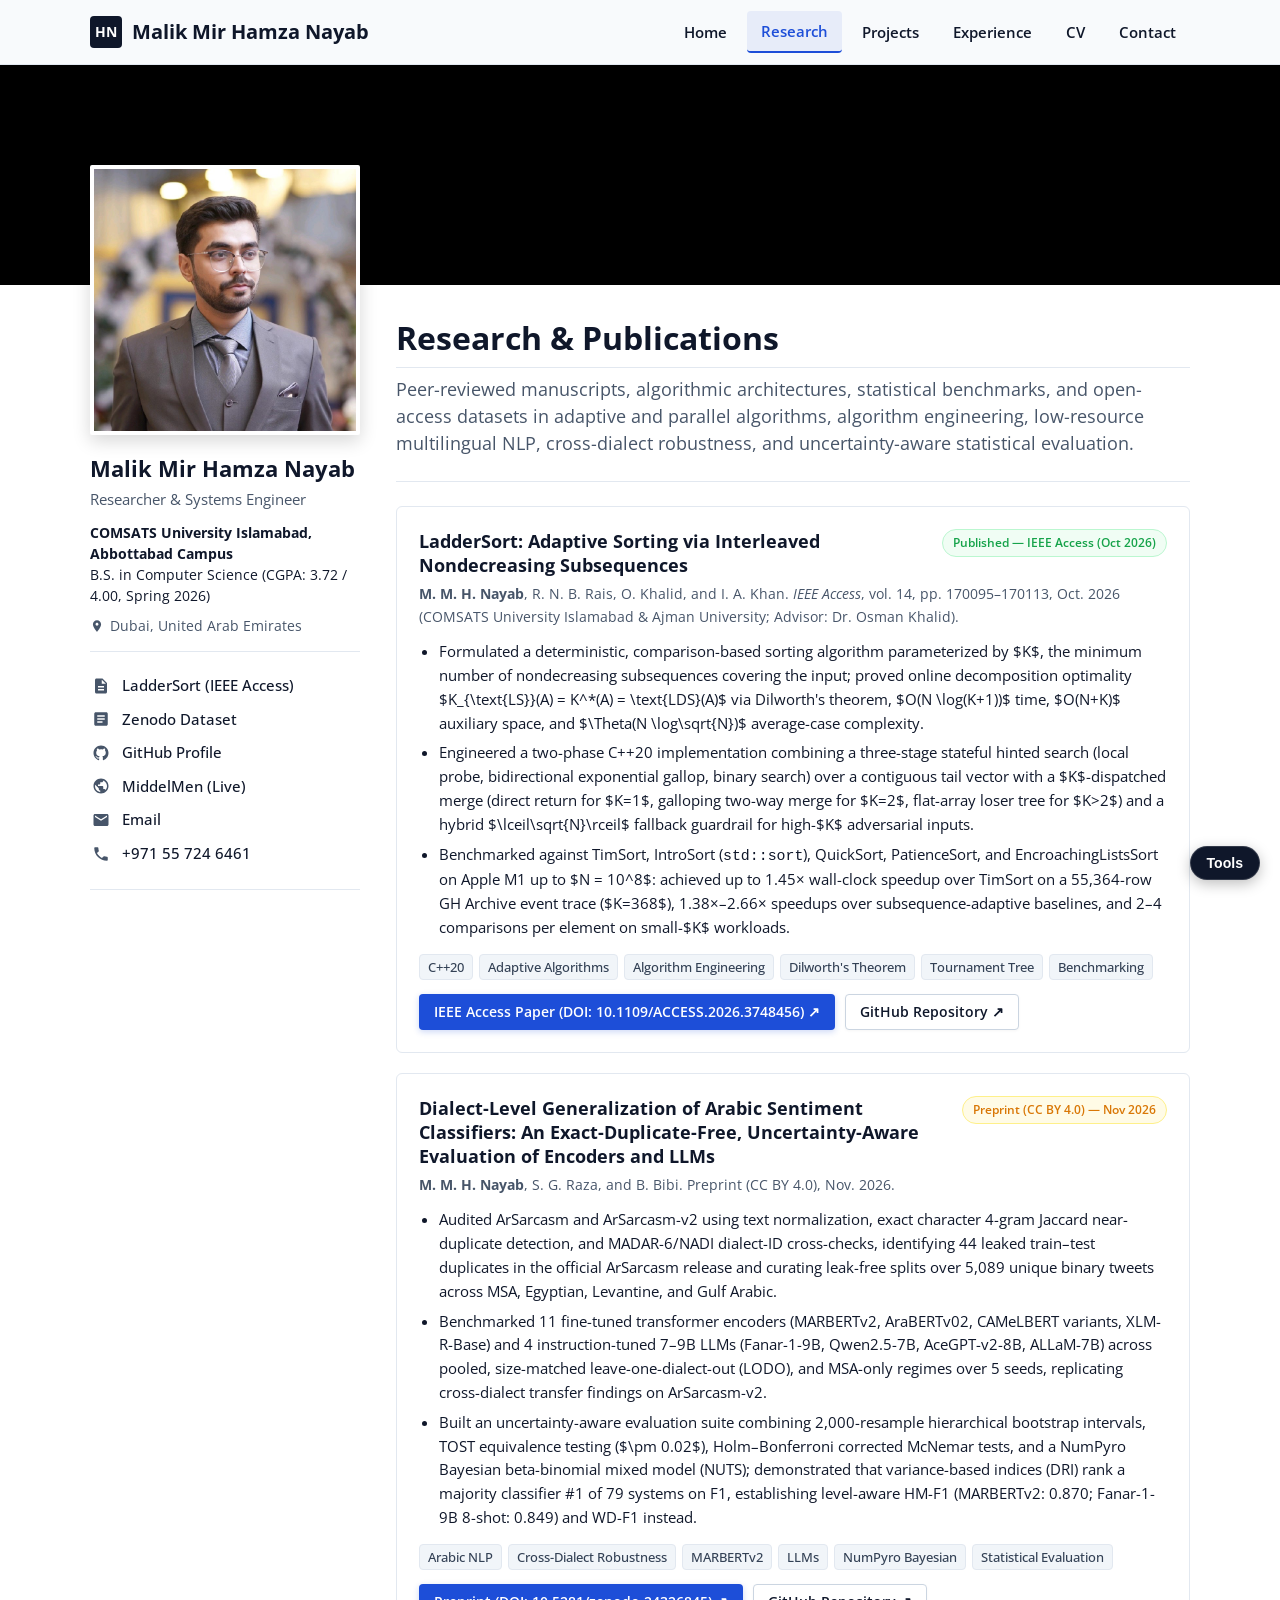
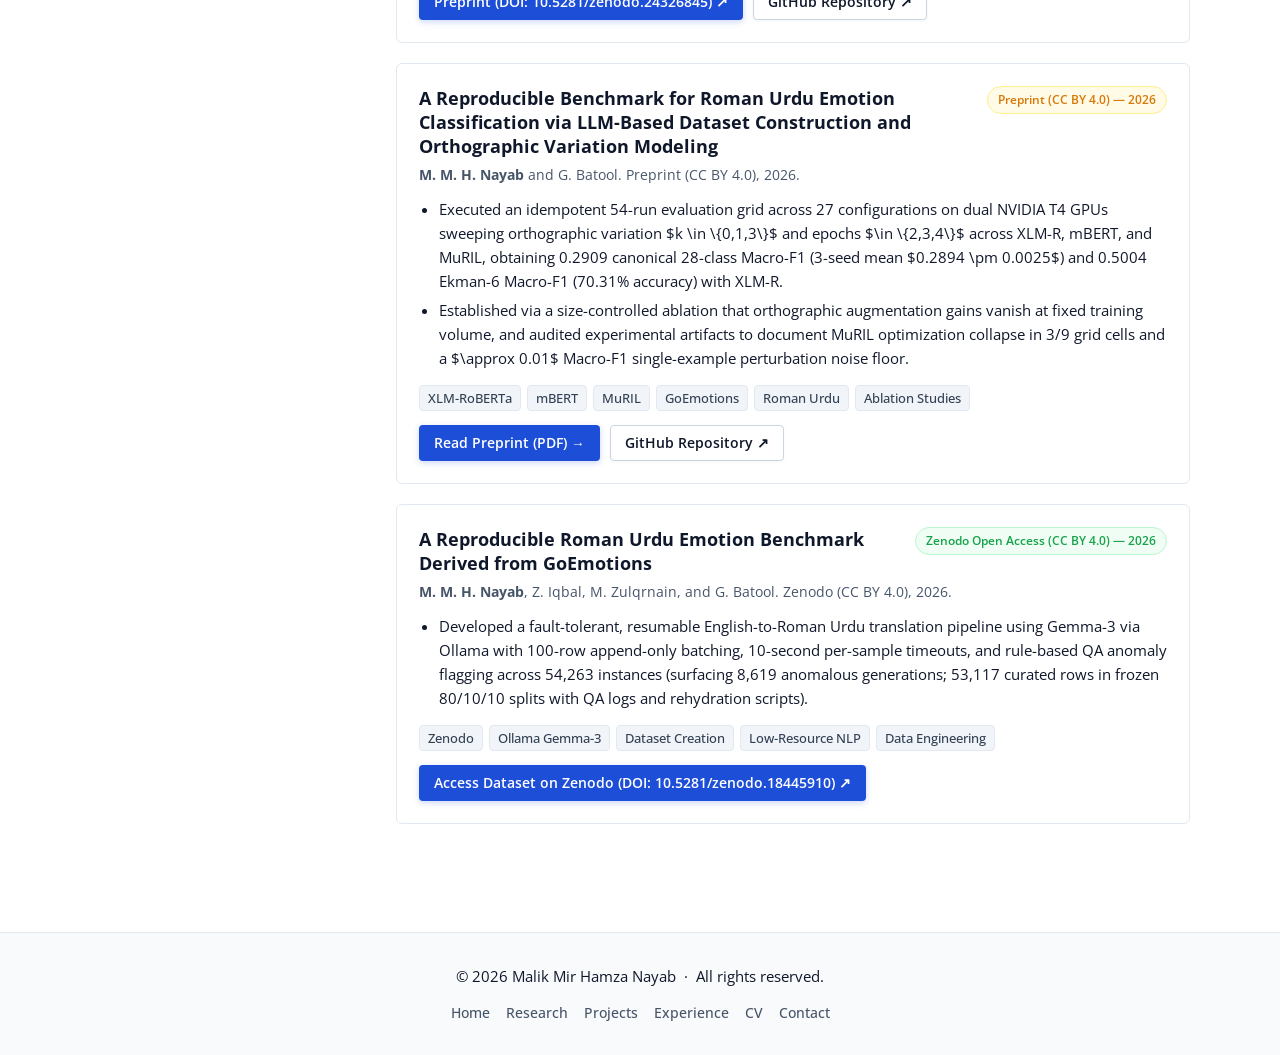
<file: research.html>
<!DOCTYPE html>
<html lang="en">
<head>
  <meta charset="UTF-8">
  <meta name="viewport" content="width=device-width, initial-scale=1.0">
  <meta http-equiv="X-UA-Compatible" content="IE=edge">
  <title>Research &amp; Publications — Malik Mir Hamza Nayab</title>
  <meta name="description" content="Research publications, manuscripts, and benchmarks by Malik Mir Hamza Nayab in adaptive sorting algorithms, low-resource multilingual NLP, and dialect robustness.">
  <link rel="canonical" href="https://hamza-nayab.github.io/research.html">

  <!-- Open Graph / Social Meta -->
  <meta property="og:type" content="website">
  <meta property="og:title" content="Research &amp; Publications — Malik Mir Hamza Nayab">
  <meta property="og:description" content="Research manuscripts, benchmarks, and datasets in low-resource NLP and adaptive algorithms.">
  <meta property="og:image" content="assets/img/pfp.jpeg">
  <meta property="og:url" content="https://hamza-nayab.github.io/research.html">
  <meta name="twitter:card" content="summary">

  <!-- Favicon & Touch Icons -->
  <link rel="icon" href="favicon.ico?v=2" sizes="32x32">
  <link rel="icon" href="favicon.svg?v=2" type="image/svg+xml">
  <link rel="apple-touch-icon" href="apple-touch-icon.png?v=2">
  <link rel="manifest" href="site.webmanifest">

  <!-- Preconnect for Google Fonts -->
  <link rel="preconnect" href="https://fonts.googleapis.com">
  <link rel="preconnect" href="https://fonts.gstatic.com" crossorigin>

  <!-- Main Stylesheet -->
  <link rel="stylesheet" href="assets/css/style.css">
</head>
<body>
  <a href="#main-content" class="skip-link">Skip to main content</a>

  <!-- Owlstown Argyle Header -->
  <header class="argyle-header">
    <div class="argyle-header-container">
      <a href="index.html" class="argyle-brand" aria-label="Malik Mir Hamza Nayab Home">
        <span class="argyle-brand-monogram">HN</span>
        <span class="argyle-brand-title">Malik Mir Hamza Nayab</span>
      </a>

      <nav class="argyle-nav" aria-label="Main Navigation">
        <div class="theme-navlinks2-item">
          <a href="index.html" class="theme-navlinks2-item-link">Home</a>
        </div>
        <div class="theme-navlinks2-item is-active">
          <a href="research.html" class="theme-navlinks2-item-link">Research</a>
        </div>
        <div class="theme-navlinks2-item">
          <a href="projects.html" class="theme-navlinks2-item-link">Projects</a>
        </div>
        <div class="theme-navlinks2-item">
          <a href="experience.html" class="theme-navlinks2-item-link">Experience</a>
        </div>
        <div class="theme-navlinks2-item">
          <a href="cv.html" class="theme-navlinks2-item-link">CV</a>
        </div>
        <div class="theme-navlinks2-item">
          <a href="contact.html" class="theme-navlinks2-item-link">Contact</a>
        </div>
      </nav>

      <button class="mobile-menu-btn" id="mobileMenuBtn" aria-label="Toggle navigation menu" aria-expanded="false">
        <svg viewBox="0 0 24 24" aria-hidden="true"><path d="M3 6h18v2H3V6zm0 5h18v2H3v-2zm0 5h18v2H3v-2z"/></svg>
      </button>
    </div>
  </header>

  <!-- Mobile Nav Drawer -->
  <nav class="mobile-nav-drawer" id="mobileNavDrawer" aria-label="Mobile Navigation">
    <div class="theme-navlinks2-item">
      <a href="index.html" class="theme-navlinks2-item-link">Home</a>
    </div>
    <div class="theme-navlinks2-item is-active">
      <a href="research.html" class="theme-navlinks2-item-link">Research</a>
    </div>
    <div class="theme-navlinks2-item">
      <a href="projects.html" class="theme-navlinks2-item-link">Projects</a>
    </div>
    <div class="theme-navlinks2-item">
      <a href="experience.html" class="theme-navlinks2-item-link">Experience</a>
    </div>
    <div class="theme-navlinks2-item">
      <a href="cv.html" class="theme-navlinks2-item-link">CV</a>
    </div>
    <div class="theme-navlinks2-item">
      <a href="contact.html" class="theme-navlinks2-item-link">Contact</a>
    </div>
  </nav>

  <!-- Hero Banner Strip -->
  <div class="argyle-banner">
    <div class="argyle-banner-pattern"></div>
    <div class="argyle-banner-overlay"></div>
  </div>

  <!-- Main 2-Column Container -->
  <div class="argyle-main">
    <div class="argyle-container">

      <!-- Left Sidebar -->
      <aside class="argyle-sidebar" aria-label="Profile Sidebar">
        <div class="argyle-site-picture-frame">
          <div class="theme-site-avatar-picture">
            <img src="assets/img/pfp.jpeg" alt="Malik Mir Hamza Nayab" width="240" height="240">
          </div>
        </div>

        <div class="theme-contact-name">Malik Mir Hamza Nayab</div>
        <div class="theme-contact-role">Researcher &amp; Systems Engineer</div>
        
        <div class="theme-contact-affiliation">
          <strong>COMSATS University Islamabad, Abbottabad Campus</strong><br>
          B.S. in Computer Science (CGPA: 3.72 / 4.00, Spring 2026)
        </div>

        <div class="theme-contact-location">
          <svg viewBox="0 0 24 24" aria-hidden="true"><path d="M12 2C8.13 2 5 5.13 5 9c0 5.25 7 13 7 13s7-7.75 7-13c0-3.87-3.13-7-7-7zm0 9.5c-1.38 0-2.5-1.12-2.5-2.5s1.12-2.5 2.5-2.5 2.5 1.12 2.5 2.5-1.12 2.5-2.5 2.5z"/></svg>
          <span>Dubai, United Arab Emirates</span>
        </div>

        <hr class="space-sm">

        <!-- Social & Direct Link Icons -->
        <div class="theme-contact-social-links">
          <div class="theme-contact-social-link">
            <div class="theme-contact-social-link-icon">
              <svg viewBox="0 0 24 24"><path d="M14 2H6c-1.1 0-1.99.9-1.99 2L4 20c0 1.1.89 2 1.99 2H18c1.1 0 2-.9 2-2V8l-6-6zm2 16H8v-2h8v2zm0-4H8v-2h8v2zm-3-5V3.5L18.5 9H13z"/></svg>
            </div>
            <div class="theme-contact-social-link-text">
              <a href="https://doi.org/10.1109/ACCESS.2026.3748456" target="_blank" rel="noopener noreferrer">LadderSort (IEEE Access)</a>
            </div>
          </div>

          <div class="theme-contact-social-link">
            <div class="theme-contact-social-link-icon">
              <svg viewBox="0 0 24 24"><path d="M19 3H5c-1.1 0-2 .9-2 2v14c0 1.1.9 2 2 2h14c1.1 0 2-.9 2-2V5c0-1.1-.9-2-2-2zm-5 14H7v-2h7v2zm3-4H7v-2h10v2zm0-4H7V7h10v2z"/></svg>
            </div>
            <div class="theme-contact-social-link-text">
              <a href="https://doi.org/10.5281/zenodo.18445910" target="_blank" rel="noopener noreferrer">Zenodo Dataset</a>
            </div>
          </div>

          <div class="theme-contact-social-link">
            <div class="theme-contact-social-link-icon">
              <svg viewBox="0 0 24 24"><path d="M12 2C6.477 2 2 6.484 2 12.017c0 4.425 2.865 8.18 6.839 9.504.5.092.682-.217.682-.483 0-.237-.008-.868-.013-1.703-2.782.605-3.369-1.343-3.369-1.343-.454-1.158-1.11-1.466-1.11-1.466-.908-.62.069-.608.069-.608 1.003.07 1.53 1.032 1.53 1.032.892 1.53 2.341 1.088 2.91.832.092-.647.35-1.088.636-1.338-2.22-.253-4.555-1.113-4.555-4.951 0-1.093.39-1.988 1.029-2.688-.103-.253-.446-1.272.098-2.65 0 0 .84-.27 2.75 1.026A9.564 9.564 0 0112 6.844c.85.004 1.705.115 2.504.337 1.909-1.296 2.747-1.027 2.747-1.027.546 1.379.202 2.398.1 2.651.64.7 1.028 1.595 1.028 2.688 0 3.848-2.339 4.695-4.566 4.943.359.309.678.92.678 1.855 0 1.338-.012 2.419-.012 2.747 0 .268.18.58.688.482A10.019 10.019 0 0022 12.017C22 6.484 17.522 2 12 2z"/></svg>
            </div>
            <div class="theme-contact-social-link-text">
              <a href="https://github.com/Hamza-Nayab" target="_blank" rel="noopener noreferrer">GitHub Profile</a>
            </div>
          </div>

          <div class="theme-contact-social-link">
            <div class="theme-contact-social-link-icon">
              <svg viewBox="0 0 24 24"><path d="M12 2C6.48 2 2 6.48 2 12s4.48 10 10 10 10-4.48 10-10S17.52 2 12 2zm-1 17.93c-3.95-.49-7-3.85-7-7.93 0-.62.08-1.21.21-1.79L9 15v1c0 1.1.9 2 2 2v1.93zm6.9-2.54c-.26-.81-1-1.39-1.9-1.39h-1v-3c0-.55-.45-1-1-1H8v-2h2c.55 0 1-.45 1-1V7h2c1.1 0 2-.9 2-2v-.41c2.93 1.19 5 4.06 5 7.41 0 2.08-.8 3.97-2.1 5.39z"/></svg>
            </div>
            <div class="theme-contact-social-link-text">
              <a href="https://middelmen.com" target="_blank" rel="noopener noreferrer">MiddelMen (Live)</a>
            </div>
          </div>

          <div class="theme-contact-social-link">
            <div class="theme-contact-social-link-icon">
              <svg viewBox="0 0 24 24"><path d="M20 4H4c-1.1 0-1.99.9-1.99 2L2 18c0 1.1.9 2 2 2h16c1.1 0 2-.9 2-2V6c0-1.1-.9-2-2-2zm0 4l-8 5-8-5V6l8 5 8-5v2z"/></svg>
            </div>
            <div class="theme-contact-social-link-text">
              <a href="mailto:Hamza.nayab48@gmail.com">Email</a>
            </div>
          </div>

          <div class="theme-contact-social-link">
            <div class="theme-contact-social-link-icon">
              <svg viewBox="0 0 24 24"><path d="M6.62 10.79c1.44 2.83 3.76 5.14 6.59 6.59l2.2-2.2c.27-.27.67-.36 1.02-.24 1.12.37 2.33.57 3.57.57.55 0 1 .45 1 1V20c0 .55-.45 1-1 1-9.39 0-17-7.61-17-17 0-.55.45-1 1-1h3.5c.55 0 1 .45 1 1 0 1.25.2 2.45.57 3.57.11.35.03.74-.25 1.02l-2.2 2.2z"/></svg>
            </div>
            <div class="theme-contact-social-link-text">
              <a href="tel:+971557246461">+971 55 724 6461</a>
            </div>
          </div>
        </div>

        <hr class="space-md">
      </aside>

      <!-- Main Content Area -->
      <main class="argyle-content" id="main-content">
        <div class="theme-content-title">
          <h1 class="blt-h1 blt-weight-bold">Research &amp; Publications</h1>
          <hr class="space-xs">
          <p class="blt-h4">
            Peer-reviewed manuscripts, algorithmic architectures, statistical benchmarks, and open-access datasets in adaptive and parallel algorithms, algorithm engineering, low-resource multilingual NLP, cross-dialect robustness, and uncertainty-aware statistical evaluation.
          </p>
        </div>

        <hr class="space-md">

        <div class="theme-content-body">

          <!-- Item 1: LadderSort -->
          <article class="academic-card" id="laddersort">
            <div class="card-header-line">
              <h2 class="card-title">LadderSort: Adaptive Sorting via Interleaved Nondecreasing Subsequences</h2>
              <span class="card-status-badge live">Published &mdash; IEEE Access (Oct 2026)</span>
            </div>
            <div class="card-meta-line">
              <strong>M. M. H. Nayab</strong>, R. N. B. Rais, O. Khalid, and I. A. Khan. <em>IEEE Access</em>, vol. 14, pp. 170095&ndash;170113, Oct. 2026 (COMSATS University Islamabad &amp; Ajman University; Advisor: Dr. Osman Khalid).
            </div>
            <ul class="card-bullets">
              <li>Formulated a deterministic, comparison-based sorting algorithm parameterized by $K$, the minimum number of nondecreasing subsequences covering the input; proved online decomposition optimality $K_{\text{LS}}(A) = K^*(A) = \text{LDS}(A)$ via Dilworth's theorem, $O(N \log(K+1))$ time, $O(N+K)$ auxiliary space, and $\Theta(N \log\sqrt{N})$ average-case complexity.</li>
              <li>Engineered a two-phase C++20 implementation combining a three-stage stateful hinted search (local probe, bidirectional exponential gallop, binary search) over a contiguous tail vector with a $K$-dispatched merge (direct return for $K=1$, galloping two-way merge for $K=2$, flat-array loser tree for $K&gt;2$) and a hybrid $\lceil\sqrt{N}\rceil$ fallback guardrail for high-$K$ adversarial inputs.</li>
              <li>Benchmarked against TimSort, IntroSort (<code>std::sort</code>), QuickSort, PatienceSort, and EncroachingListsSort on Apple M1 up to $N = 10^8$: achieved up to 1.45× wall-clock speedup over TimSort on a 55,364-row GH Archive event trace ($K=368$), 1.38×&ndash;2.66× speedups over subsequence-adaptive baselines, and 2–4 comparisons per element on small-$K$ workloads.</li>
            </ul>
            <div class="card-tags">
              <span class="tag">C++20</span>
              <span class="tag">Adaptive Algorithms</span>
              <span class="tag">Algorithm Engineering</span>
              <span class="tag">Dilworth's Theorem</span>
              <span class="tag">Tournament Tree</span>
              <span class="tag">Benchmarking</span>
            </div>
            <div style="display: flex; gap: 10px; flex-wrap: wrap;">
              <a href="https://doi.org/10.1109/ACCESS.2026.3748456" target="_blank" rel="noopener noreferrer" class="theme-btn" style="font-size: 0.85rem; padding: 6px 14px;">IEEE Access Paper (DOI: 10.1109/ACCESS.2026.3748456) &nearr;</a>
              <a href="https://github.com/Hamza-Nayab/LadderSortAlgo" target="_blank" rel="noopener noreferrer" class="theme-btn theme-btn-secondary" style="font-size: 0.85rem; padding: 6px 14px;">GitHub Repository &nearr;</a>
            </div>
          </article>

          <!-- Item 2: Cross-Dialect Robustness of Arabic PLMs -->
          <article class="academic-card" id="arabic-sentiment">
            <div class="card-header-line">
              <h2 class="card-title">Dialect-Level Generalization of Arabic Sentiment Classifiers: An Exact-Duplicate-Free, Uncertainty-Aware Evaluation of Encoders and LLMs</h2>
              <span class="card-status-badge review">Preprint (CC BY 4.0) &mdash; Nov 2026</span>
            </div>
            <div class="card-meta-line">
              <strong>M. M. H. Nayab</strong>, S. G. Raza, and B. Bibi. Preprint (CC BY 4.0), Nov. 2026.
            </div>
            <ul class="card-bullets">
              <li>Audited ArSarcasm and ArSarcasm-v2 using text normalization, exact character 4-gram Jaccard near-duplicate detection, and MADAR-6/NADI dialect-ID cross-checks, identifying 44 leaked train–test duplicates in the official ArSarcasm release and curating leak-free splits over 5,089 unique binary tweets across MSA, Egyptian, Levantine, and Gulf Arabic.</li>
              <li>Benchmarked 11 fine-tuned transformer encoders (MARBERTv2, AraBERTv02, CAMeLBERT variants, XLM-R-Base) and 4 instruction-tuned 7–9B LLMs (Fanar-1-9B, Qwen2.5-7B, AceGPT-v2-8B, ALLaM-7B) across pooled, size-matched leave-one-dialect-out (LODO), and MSA-only regimes over 5 seeds, replicating cross-dialect transfer findings on ArSarcasm-v2.</li>
              <li>Built an uncertainty-aware evaluation suite combining 2,000-resample hierarchical bootstrap intervals, TOST equivalence testing ($\pm 0.02$), Holm–Bonferroni corrected McNemar tests, and a NumPyro Bayesian beta-binomial mixed model (NUTS); demonstrated that variance-based indices (DRI) rank a majority classifier #1 of 79 systems on F1, establishing level-aware HM-F1 (MARBERTv2: 0.870; Fanar-1-9B 8-shot: 0.849) and WD-F1 instead.</li>
            </ul>
            <div class="card-tags">
              <span class="tag">Arabic NLP</span>
              <span class="tag">Cross-Dialect Robustness</span>
              <span class="tag">MARBERTv2</span>
              <span class="tag">LLMs</span>
              <span class="tag">NumPyro Bayesian</span>
              <span class="tag">Statistical Evaluation</span>
            </div>
            <div style="display: flex; gap: 10px; flex-wrap: wrap;">
              <a href="https://doi.org/10.5281/zenodo.24326845" target="_blank" rel="noopener noreferrer" class="theme-btn" style="font-size: 0.85rem; padding: 6px 14px;">Preprint (DOI: 10.5281/zenodo.24326845) &nearr;</a>
              <a href="https://github.com/Hamza-Nayab/arabic-dialect-robustness" target="_blank" rel="noopener noreferrer" class="theme-btn theme-btn-secondary" style="font-size: 0.85rem; padding: 6px 14px;">GitHub Repository &nearr;</a>
            </div>
          </article>

          <!-- Item 3: Roman Urdu Emotion Classification Benchmark -->
          <article class="academic-card" id="roman-urdu-benchmark">
            <div class="card-header-line">
              <h2 class="card-title">A Reproducible Benchmark for Roman Urdu Emotion Classification via LLM-Based Dataset Construction and Orthographic Variation Modeling</h2>
              <span class="card-status-badge review">Preprint (CC BY 4.0) &mdash; 2026</span>
            </div>
            <div class="card-meta-line">
              <strong>M. M. H. Nayab</strong> and G. Batool. Preprint (CC BY 4.0), 2026.
            </div>
            <ul class="card-bullets">
              <li>Executed an idempotent 54-run evaluation grid across 27 configurations on dual NVIDIA T4 GPUs sweeping orthographic variation $k \in \{0,1,3\}$ and epochs $\in \{2,3,4\}$ across XLM-R, mBERT, and MuRIL, obtaining 0.2909 canonical 28-class Macro-F1 (3-seed mean $0.2894 \pm 0.0025$) and 0.5004 Ekman-6 Macro-F1 (70.31% accuracy) with XLM-R.</li>
              <li>Established via a size-controlled ablation that orthographic augmentation gains vanish at fixed training volume, and audited experimental artifacts to document MuRIL optimization collapse in 3/9 grid cells and a $\approx 0.01$ Macro-F1 single-example perturbation noise floor.</li>
            </ul>
            <div class="card-tags">
              <span class="tag">XLM-RoBERTa</span>
              <span class="tag">mBERT</span>
              <span class="tag">MuRIL</span>
              <span class="tag">GoEmotions</span>
              <span class="tag">Roman Urdu</span>
              <span class="tag">Ablation Studies</span>
            </div>
            <div style="display: flex; gap: 10px; flex-wrap: wrap;">
              <a href="/Romanurdu" class="theme-btn" style="font-size: 0.85rem; padding: 6px 14px;">Read Preprint (PDF) &rarr;</a>
              <a href="https://github.com/hamzanayab/roman-urdu-emotion-benchmark" target="_blank" rel="noopener noreferrer" class="theme-btn theme-btn-secondary" style="font-size: 0.85rem; padding: 6px 14px;">GitHub Repository &nearr;</a>
            </div>
          </article>

          <!-- Item 4: Large-Scale Dataset Creation -->
          <article class="academic-card" id="roman-urdu-dataset">
            <div class="card-header-line">
              <h2 class="card-title">A Reproducible Roman Urdu Emotion Benchmark Derived from GoEmotions</h2>
              <span class="card-status-badge live">Zenodo Open Access (CC BY 4.0) &mdash; 2026</span>
            </div>
            <div class="card-meta-line">
              <strong>M. M. H. Nayab</strong>, Z. Iqbal, M. Zulqrnain, and G. Batool. Zenodo (CC BY 4.0), 2026.
            </div>
            <ul class="card-bullets">
              <li>Developed a fault-tolerant, resumable English-to-Roman Urdu translation pipeline using Gemma-3 via Ollama with 100-row append-only batching, 10-second per-sample timeouts, and rule-based QA anomaly flagging across 54,263 instances (surfacing 8,619 anomalous generations; 53,117 curated rows in frozen 80/10/10 splits with QA logs and rehydration scripts).</li>
            </ul>
            <div class="card-tags">
              <span class="tag">Zenodo</span>
              <span class="tag">Ollama Gemma-3</span>
              <span class="tag">Dataset Creation</span>
              <span class="tag">Low-Resource NLP</span>
              <span class="tag">Data Engineering</span>
            </div>
            <div>
              <a href="https://doi.org/10.5281/zenodo.18445910" target="_blank" rel="noopener noreferrer" class="theme-btn" style="font-size: 0.85rem; padding: 6px 14px;">Access Dataset on Zenodo (DOI: 10.5281/zenodo.18445910) &nearr;</a>
            </div>
          </article>

        </div>
      </main>

    </div>
  </div>

  <!-- Footer -->
  <footer class="argyle-footer">
    <div class="argyle-footer-container">
      <div class="blt-p">
        &copy; 2026 Malik Mir Hamza Nayab &nbsp;&middot;&nbsp; All rights reserved.
      </div>
      <ul class="argyle-footer-links">
        <li><a href="index.html">Home</a></li>
        <li><a href="research.html">Research</a></li>
        <li><a href="projects.html">Projects</a></li>
        <li><a href="experience.html">Experience</a></li>
        <li><a href="cv.html">CV</a></li>
        <li><a href="contact.html">Contact</a></li>
      </ul>
    </div>
  </footer>

  <!-- Floating Owlstown Tools Button -->
  <div class="theme-tools-button">
    <button class="theme-tools-btn" id="toolsBtn">Tools</button>
    <div class="theme-tools-menu" id="toolsMenu">
      <button class="theme-tools-menu-item" id="scrollTopBtn">Top of Page</button>
      <a class="theme-tools-menu-item" href="mailto:Hamza.nayab48@gmail.com">Direct Email</a>
      <a class="theme-tools-menu-item" href="https://github.com/Hamza-Nayab" target="_blank" rel="noopener noreferrer">GitHub Profile</a>
    </div>
  </div>

  <!-- Main JS -->
  <script src="assets/js/main.js"></script>
</body>
</html>
</file>
<file: assets/css/style.css>
/* ==========================================================================
   Malik Mir Hamza Nayab — Academic & Engineering Portfolio
   Design System & Main Stylesheet (Owlstown Argyle Theme Style)
   ========================================================================== */

@import url('https://fonts.googleapis.com/css2?family=Open+Sans:ital,wght@0,300..800;1,300..800&family=JetBrains+Mono:wght@400;500&display=swap');

/* --------------------------------------------------------------------------
   Design Tokens & CSS Custom Properties (High-Contrast Academic Blue & Black)
   -------------------------------------------------------------------------- */
:root {
  /* Typography */
  --blt-font-base: 'Open Sans', -apple-system, BlinkMacSystemFont, 'Segoe UI', Roboto, Helvetica, Arial, sans-serif;
  --font-mono: 'JetBrains Mono', monospace;

  /* Primary Brand Tokens (High-Contrast Academic Blue, Black & White) */
  --color-primary: #1d4ed8;
  --color-primary-hover: #1e40af;
  --color-primary-light: #eff6ff;
  --color-primary-subtle: rgba(29, 78, 216, 0.08);
  --color-primary-focus: rgba(29, 78, 216, 0.2);

  --theme-link-color: #1d4ed8;
  --theme-link-hover-color: #1e40af;
  --theme-header-background-color: #f8fafc;
  --theme-header-text-color: #0f172a;
  --theme-header-link-color: #0f172a;
  --theme-footer-background-color: #f8fafc;
  --theme-footer-text-color: #0f172a;
  --theme-footer-link-color: #475569;

  --color-bg: #ffffff;
  --color-surface: #ffffff;
  --color-surface-subtle: #f8fafc;
  --color-surface-hover: #f1f5f9;

  --color-text: #0f172a;
  --color-text-muted: #475569;
  --color-text-light: #64748b;

  --color-border: #e2e8f0;
  --color-border-subtle: #f1f5f9;
  
  --radius-sm: 4px;
  --radius-md: 6px;
  --radius-lg: 8px;
  --radius-full: 9999px;

  --transition-fast: 0.15s ease;
  --transition-smooth: 0.25s ease;
}

/* --------------------------------------------------------------------------
   Reset & Base Typography
   -------------------------------------------------------------------------- */
*, *::before, *::after {
  box-sizing: border-box;
  margin: 0;
  padding: 0;
}

html {
  font-size: 16px;
  scroll-behavior: smooth;
  -webkit-text-size-adjust: 100%;
}

body {
  font-family: var(--blt-font-base);
  background-color: var(--color-bg);
  color: var(--color-text);
  line-height: 1.6;
  font-weight: 400;
  -webkit-font-smoothing: antialiased;
  min-height: 100vh;
  display: flex;
  flex-direction: column;
}

/* Accessible Skip Link */
.skip-link {
  position: absolute;
  top: -60px;
  left: 20px;
  background: #0f172a;
  color: #ffffff;
  border: 1px solid var(--theme-link-color);
  padding: 8px 16px;
  border-radius: var(--radius-sm);
  font-weight: 600;
  z-index: 1000;
  transition: top var(--transition-fast), background-color var(--transition-fast);
  text-decoration: none;
}

.skip-link:focus {
  top: 16px;
  background: var(--theme-link-color);
  outline: 3px solid #000000;
}

/* Typography Helpers */
h1, h2, h3, h4, h5, h6 {
  color: var(--color-text);
  font-weight: 700;
  line-height: 1.3;
}

.blt-h1 { font-size: 2rem; font-weight: 700; margin-bottom: 0.5rem; }
.blt-h2 { font-size: 1.6rem; font-weight: 700; margin-bottom: 0.5rem; }
.blt-h3 { font-size: 1.35rem; font-weight: 700; margin-bottom: 0.35rem; }
.blt-h4 { font-size: 1.1rem; color: var(--color-text-muted); font-weight: 400; line-height: 1.55; }
.blt-p  { font-size: 0.96rem; color: var(--color-text); margin-bottom: 0.75rem; }
.blt-weight-bold { font-weight: 700; }
.blt-align-center { text-align: center; }

p {
  margin-bottom: 1rem;
  color: var(--color-text);
}
p:last-child { margin-bottom: 0; }

a {
  color: var(--theme-link-color);
  text-decoration: none;
  transition: color var(--transition-fast);
}

a:hover {
  color: var(--theme-link-hover-color);
  text-decoration: underline;
}

hr {
  border: 0;
  border-top: 1px solid var(--color-border);
  margin: 20px 0;
}
hr.space-xs { margin: 8px 0; }
hr.space-sm { margin: 14px 0; }
hr.space-md { margin: 24px 0; }
hr.space-lg { margin: 36px 0; }
hr.space-xl { margin: 48px 0; }

/* --------------------------------------------------------------------------
   Owlstown Argyle Header & Navigation
   -------------------------------------------------------------------------- */
.argyle-header {
  background-color: var(--theme-header-background-color);
  border-bottom: 1px solid var(--color-border);
  position: sticky;
  top: 0;
  z-index: 100;
}

.argyle-header-container {
  max-width: 1140px;
  margin: 0 auto;
  padding: 0 20px;
  height: 64px;
  display: flex;
  align-items: center;
  justify-content: space-between;
}

.argyle-brand {
  display: flex;
  align-items: center;
  gap: 10px;
  text-decoration: none;
}

.argyle-brand-monogram {
  width: 32px;
  height: 32px;
  background-color: #0f172a;
  color: #ffffff;
  font-weight: 700;
  font-size: 0.9rem;
  border-radius: var(--radius-sm);
  display: flex;
  align-items: center;
  justify-content: center;
  transition: background-color var(--transition-fast), transform var(--transition-fast);
}

.argyle-brand:hover .argyle-brand-monogram {
  background-color: var(--theme-link-color);
  transform: translateY(-1px);
}

.argyle-brand-title {
  font-size: 1.25rem;
  font-weight: 700;
  color: var(--theme-header-text-color);
  text-decoration: none;
  transition: color var(--transition-fast);
}
.argyle-brand-title:hover {
  text-decoration: none;
  color: var(--theme-link-color);
}

/* Nav links */
.argyle-nav {
  display: flex;
  align-items: center;
  gap: 6px;
}

.theme-navlinks2-item-link {
  display: inline-block;
  padding: 8px 14px;
  font-size: 0.95rem;
  font-weight: 600;
  color: var(--theme-header-link-color);
  border-radius: var(--radius-sm);
  text-decoration: none;
  transition: background-color var(--transition-fast), color var(--transition-fast);
}

.theme-navlinks2-item-link:hover {
  background-color: rgba(15, 23, 42, 0.05);
  color: var(--theme-link-color);
  text-decoration: none;
}

.theme-navlinks2-item.is-active .theme-navlinks2-item-link {
  color: var(--theme-link-color);
  border-bottom: 2px solid var(--theme-link-color);
  background-color: var(--color-primary-subtle);
}

/* Mobile Hamburger Toggle */
.mobile-menu-btn {
  display: none;
  background: none;
  border: 1px solid var(--color-border);
  padding: 6px 10px;
  border-radius: var(--radius-sm);
  cursor: pointer;
  color: var(--theme-header-text-color);
}
.mobile-menu-btn svg {
  width: 22px;
  height: 22px;
  fill: currentColor;
  display: block;
}

.mobile-nav-drawer {
  display: none;
  flex-direction: column;
  background-color: var(--theme-header-background-color);
  border-bottom: 1px solid var(--color-border);
  padding: 12px 20px;
}
.mobile-nav-drawer.open {
  display: flex;
}
.mobile-nav-drawer .theme-navlinks2-item-link {
  padding: 10px 12px;
  width: 100%;
}

/* --------------------------------------------------------------------------
   Owlstown Banner Section
   -------------------------------------------------------------------------- */
.argyle-banner {
  height: 220px;
  background-color: #000000;
  position: relative;
  overflow: hidden;
}

.argyle-banner-overlay {
  display: none;
}

.argyle-banner-pattern {
  display: none;
}

/* --------------------------------------------------------------------------
   Main 2-Column Grid Layout
   -------------------------------------------------------------------------- */
.argyle-main {
  flex: 1;
}

.argyle-container {
  max-width: 1140px;
  margin: 0 auto;
  padding: 0 20px 40px 20px;
  display: grid;
  grid-template-columns: 270px 1fr;
  gap: 36px;
}

/* Left Sidebar */
.argyle-sidebar {
  display: flex;
  flex-direction: column;
}

.argyle-site-picture-frame {
  margin-top: -120px;
  margin-bottom: 20px;
  position: relative;
  z-index: 10;
}

.theme-site-avatar-picture {
  width: 100%;
  aspect-ratio: 1 / 1;
  border-radius: 2px;
  overflow: hidden;
  background-color: #ffffff;
  border: 4px solid #ffffff;
  box-shadow: 0 6px 18px rgba(0, 0, 0, 0.16);
}

.theme-site-avatar-picture img {
  width: 100%;
  height: 100%;
  object-fit: cover;
  display: block;
}

.argyle-content {
  min-width: 0;
  padding-top: 32px;
}

.theme-contact-name {
  font-size: 1.4rem;
  font-weight: 700;
  color: var(--color-text);
  line-height: 1.25;
  margin-bottom: 4px;
}

.theme-contact-role {
  font-size: 0.94rem;
  color: var(--color-text-muted);
  margin-bottom: 12px;
}

.theme-contact-affiliation {
  font-size: 0.9rem;
  line-height: 1.45;
  color: var(--color-text);
}

.theme-contact-location {
  display: flex;
  align-items: center;
  gap: 6px;
  font-size: 0.88rem;
  color: var(--color-text-muted);
  margin-top: 8px;
}
.theme-contact-location svg {
  width: 14px;
  height: 14px;
  fill: currentColor;
}

/* Social Links List */
.theme-contact-social-links {
  display: flex;
  flex-direction: column;
  gap: 10px;
  margin-top: 8px;
}

.theme-contact-social-link {
  display: flex;
  align-items: center;
  gap: 10px;
  font-size: 0.92rem;
}

.theme-contact-social-link-icon {
  width: 22px;
  height: 22px;
  display: flex;
  align-items: center;
  justify-content: center;
  color: var(--color-text-muted);
  flex-shrink: 0;
}
.theme-contact-social-link-icon svg {
  width: 18px;
  height: 18px;
  fill: currentColor;
}

.theme-contact-social-link-text a {
  color: var(--color-text);
  font-weight: 500;
}
.theme-contact-social-link-text a:hover {
  color: var(--theme-link-color);
}

/* Right Main Content Area */
.argyle-content {
  min-width: 0; /* Prevents overflow in grid */
}

.theme-content-title {
  margin-bottom: 24px;
}

/* --------------------------------------------------------------------------
   Owlstown Form Styling (Contact Form)
   -------------------------------------------------------------------------- */
.theme-form {
  background: var(--color-surface);
  border: 1px solid var(--color-border);
  border-radius: var(--radius-lg);
  padding: 28px;
  box-shadow: 0 2px 8px rgba(0, 0, 0, 0.04);
}

.theme-form .form-group {
  margin-bottom: 18px;
}

label.blt-p {
  display: block;
  font-size: 0.92rem;
  font-weight: 600;
  color: var(--color-text);
  margin-bottom: 6px;
}

.theme-input {
  width: 100%;
  padding: 10px 14px;
  font-family: var(--blt-font-base);
  font-size: 0.95rem;
  color: var(--color-text);
  background-color: #ffffff;
  border: 1px solid #cbd5e1;
  border-radius: var(--radius-sm);
  transition: border-color var(--transition-fast), box-shadow var(--transition-fast);
}

.theme-input:focus {
  outline: none;
  border-color: var(--theme-link-color);
  box-shadow: 0 0 0 3px var(--color-primary-focus);
}

textarea.theme-input {
  resize: vertical;
  min-height: 150px;
  line-height: 1.5;
}

.theme-btn {
  display: inline-flex;
  align-items: center;
  justify-content: center;
  gap: 8px;
  background-color: var(--theme-link-color);
  color: #ffffff;
  font-family: var(--blt-font-base);
  font-size: 0.95rem;
  font-weight: 600;
  padding: 10px 24px;
  border: 1px solid transparent;
  border-radius: var(--radius-sm);
  cursor: pointer;
  text-decoration: none;
  box-shadow: 0 2px 6px rgba(29, 78, 216, 0.22);
  transition: background-color var(--transition-fast), border-color var(--transition-fast), box-shadow var(--transition-fast), transform var(--transition-fast);
}

.theme-btn:hover {
  background-color: var(--theme-link-hover-color);
  color: #ffffff;
  box-shadow: 0 4px 12px rgba(29, 78, 216, 0.32);
  text-decoration: none;
}

.theme-btn:active {
  transform: translateY(1px);
}

.theme-btn-secondary {
  background-color: #ffffff;
  color: var(--color-text);
  border: 1px solid #cbd5e1;
  box-shadow: 0 1px 3px rgba(0, 0, 0, 0.04);
}
.theme-btn-secondary:hover {
  background-color: #f8fafc;
  border-color: #94a3b8;
  color: var(--color-text);
  box-shadow: 0 2px 6px rgba(0, 0, 0, 0.08);
}

/* --------------------------------------------------------------------------
   Cards, Badges & Highlight Grids
   -------------------------------------------------------------------------- */
.academic-card {
  background: var(--color-surface);
  border: 1px solid var(--color-border);
  border-radius: var(--radius-md);
  padding: 22px;
  margin-bottom: 20px;
  transition: border-color var(--transition-fast), box-shadow var(--transition-fast);
}
.academic-card:hover {
  border-color: #cbd5e1;
  box-shadow: 0 4px 12px rgba(0, 0, 0, 0.05);
}

.card-header-line {
  display: flex;
  align-items: flex-start;
  justify-content: space-between;
  gap: 12px;
  margin-bottom: 6px;
}

.card-title {
  font-size: 1.15rem;
  font-weight: 700;
  color: var(--color-text);
}
.card-title a {
  color: var(--color-text);
}
.card-title a:hover {
  color: var(--theme-link-color);
}

.card-status-badge {
  font-size: 0.78rem;
  font-weight: 600;
  padding: 3px 10px;
  border-radius: var(--radius-full);
  white-space: nowrap;
}
.card-status-badge.review {
  background-color: #fffbe6;
  color: #d97706;
  border: 1px solid #fef08a;
}
.card-status-badge.live {
  background-color: #f0fdf4;
  color: #16a34a;
  border: 1px solid #bbf7d0;
}

.card-meta-line {
  font-size: 0.88rem;
  color: var(--color-text-muted);
  margin-bottom: 12px;
}

.card-bullets {
  padding-left: 20px;
  margin-bottom: 14px;
  font-size: 0.93rem;
}
.card-bullets li {
  margin-bottom: 6px;
}

.card-tags {
  display: flex;
  flex-wrap: wrap;
  gap: 6px;
  margin-bottom: 14px;
}

.tag {
  font-size: 0.8rem;
  font-weight: 500;
  background-color: #f1f5f9;
  color: #334155;
  padding: 2px 8px;
  border-radius: var(--radius-sm);
  border: 1px solid #e2e8f0;
}

/* Highlights Metric Grid */
.highlights-grid {
  display: grid;
  grid-template-columns: repeat(auto-fit, minmax(180px, 1fr));
  gap: 14px;
  margin-bottom: 28px;
}

.highlight-box {
  background-color: #ffffff;
  border: 1px solid var(--color-border);
  border-radius: var(--radius-md);
  padding: 18px 16px;
  text-align: center;
  box-shadow: 0 1px 3px rgba(0, 0, 0, 0.02);
  transition: transform var(--transition-fast), border-color var(--transition-fast), box-shadow var(--transition-fast);
}
.highlight-box:hover {
  border-color: #cbd5e1;
  transform: translateY(-2px);
  box-shadow: 0 6px 16px rgba(0, 0, 0, 0.06);
}

.highlight-metric {
  font-size: 1.55rem;
  font-weight: 800;
  color: var(--theme-link-color);
  display: block;
  line-height: 1.2;
  letter-spacing: -0.02em;
}

.highlight-label {
  font-size: 0.88rem;
  font-weight: 700;
  color: var(--color-text);
  display: block;
  margin-top: 4px;
}

.highlight-sub {
  font-size: 0.78rem;
  color: var(--color-text-muted);
  display: block;
  margin-top: 2px;
}

/* Contact Cards Grid */
.contact-cards-grid {
  display: grid;
  grid-template-columns: repeat(auto-fit, minmax(240px, 1fr));
  gap: 16px;
  margin-bottom: 24px;
}

.contact-card {
  background: var(--color-surface);
  border: 1px solid var(--color-border);
  border-radius: var(--radius-md);
  padding: 16px;
  display: flex;
  align-items: center;
  gap: 14px;
  transition: border-color var(--transition-fast), box-shadow var(--transition-fast);
}
.contact-card:hover {
  border-color: #cbd5e1;
  box-shadow: 0 4px 12px rgba(0, 0, 0, 0.04);
}

.contact-card-icon {
  width: 40px;
  height: 40px;
  border-radius: var(--radius-sm);
  background-color: var(--color-primary-subtle);
  color: var(--theme-link-color);
  display: flex;
  align-items: center;
  justify-content: center;
  flex-shrink: 0;
}
.contact-card-icon svg {
  width: 20px;
  height: 20px;
  fill: currentColor;
}

.contact-card-label {
  font-size: 0.82rem;
  color: var(--color-text-muted);
  text-transform: uppercase;
  letter-spacing: 0.04em;
  font-weight: 600;
}

.contact-card-value {
  font-size: 0.95rem;
  font-weight: 600;
  color: var(--color-text);
  word-break: break-word;
}

/* --------------------------------------------------------------------------
   Owlstown Footer
   -------------------------------------------------------------------------- */
.argyle-footer {
  background-color: var(--theme-footer-background-color);
  border-top: 1px solid var(--color-border);
  padding: 32px 20px;
  text-align: center;
  margin-top: 48px;
}

.argyle-footer-container {
  max-width: 1140px;
  margin: 0 auto;
}

.argyle-footer-links {
  display: flex;
  align-items: center;
  justify-content: center;
  gap: 16px;
  margin-top: 12px;
  list-style: none;
  font-size: 0.9rem;
}

.argyle-footer-links a {
  color: var(--theme-footer-link-color);
  font-weight: 500;
}
.argyle-footer-links a:hover {
  color: var(--theme-link-color);
}

/* --------------------------------------------------------------------------
   Owlstown Floating Tools Button
   -------------------------------------------------------------------------- */
.theme-tools-button {
  position: fixed;
  bottom: 20px;
  right: 20px;
  z-index: 99;
}

.theme-tools-btn {
  background-color: #0f172a;
  color: #ffffff;
  border: 1px solid rgba(255, 255, 255, 0.15);
  border-radius: 20px;
  padding: 8px 16px;
  font-size: 0.88rem;
  font-weight: 600;
  cursor: pointer;
  box-shadow: 0 4px 14px rgba(0, 0, 0, 0.25);
  transition: transform 0.2s, background-color 0.2s, box-shadow 0.2s;
}
.theme-tools-btn:hover {
  background-color: var(--theme-link-color);
  transform: translateY(-2px);
  box-shadow: 0 6px 20px rgba(29, 78, 216, 0.35);
}

.theme-tools-menu {
  display: none;
  position: absolute;
  bottom: 45px;
  right: 0;
  background-color: #ffffff;
  border: 1px solid var(--color-border);
  border-radius: var(--radius-md);
  box-shadow: 0 8px 24px rgba(0,0,0,0.15);
  width: 160px;
  overflow: hidden;
  flex-direction: column;
}
.theme-tools-menu.active {
  display: flex;
}

.theme-tools-menu-item {
  padding: 10px 14px;
  font-size: 0.88rem;
  color: var(--color-text);
  background: none;
  border: none;
  text-align: left;
  cursor: pointer;
  text-decoration: none;
  display: block;
}
.theme-tools-menu-item:hover {
  background-color: var(--color-primary-light);
  color: var(--theme-link-color);
  text-decoration: none;
}

/* --------------------------------------------------------------------------
   Responsive Media Queries
   -------------------------------------------------------------------------- */
@media (max-width: 840px) {
  .argyle-banner {
    height: 160px;
  }

  .argyle-container {
    grid-template-columns: 1fr;
    gap: 28px;
    padding: 0 16px 24px 16px;
  }

  .argyle-sidebar {
    align-items: center;
    text-align: center;
  }

  .argyle-site-picture-frame {
    margin-top: -80px;
    max-width: 180px;
    width: 100%;
  }

  .theme-site-avatar-picture {
    max-width: 180px;
  }

  .theme-contact-social-links {
    align-items: center;
  }

  .argyle-nav {
    display: none;
  }

  .mobile-menu-btn {
    display: block;
  }

  .card-header-line {
    flex-direction: column;
    align-items: flex-start;
  }

  .project-row {
    grid-template-columns: 1fr !important;
    gap: 16px !important;
  }
}
</file>
